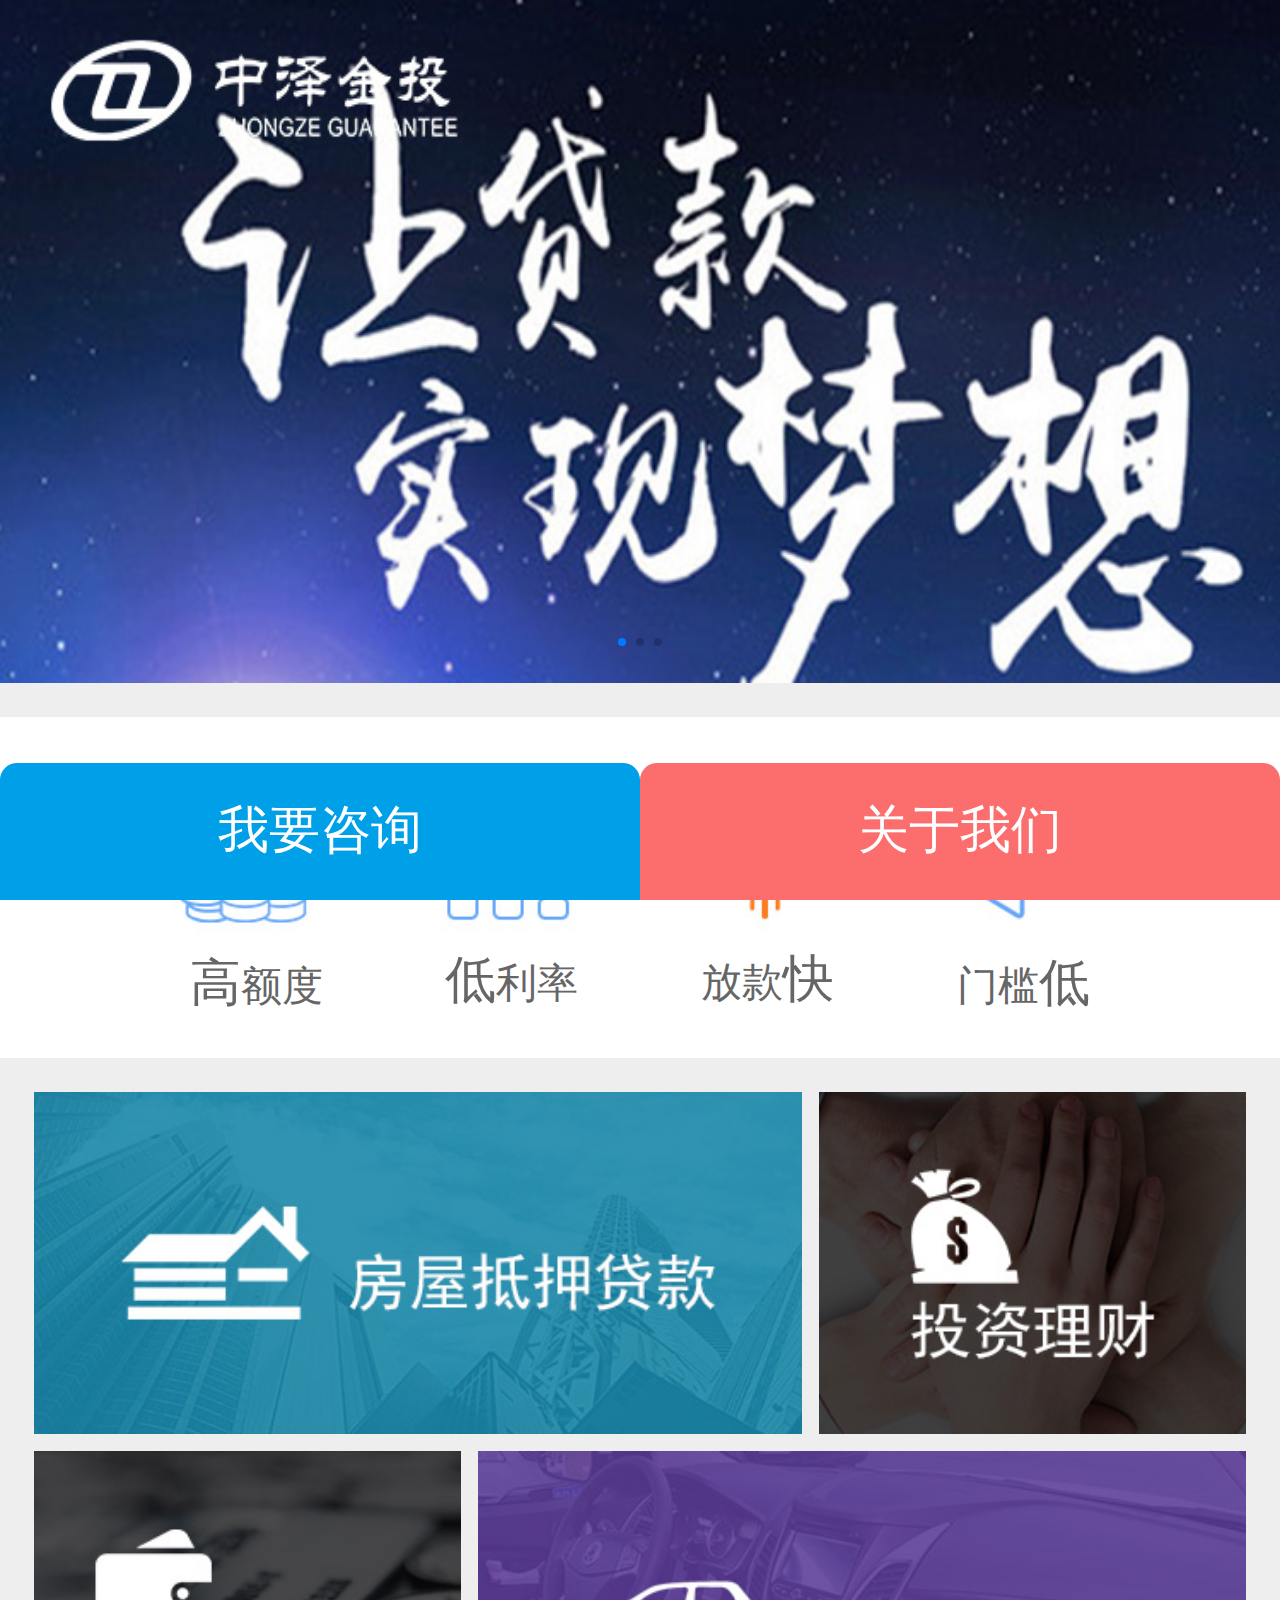
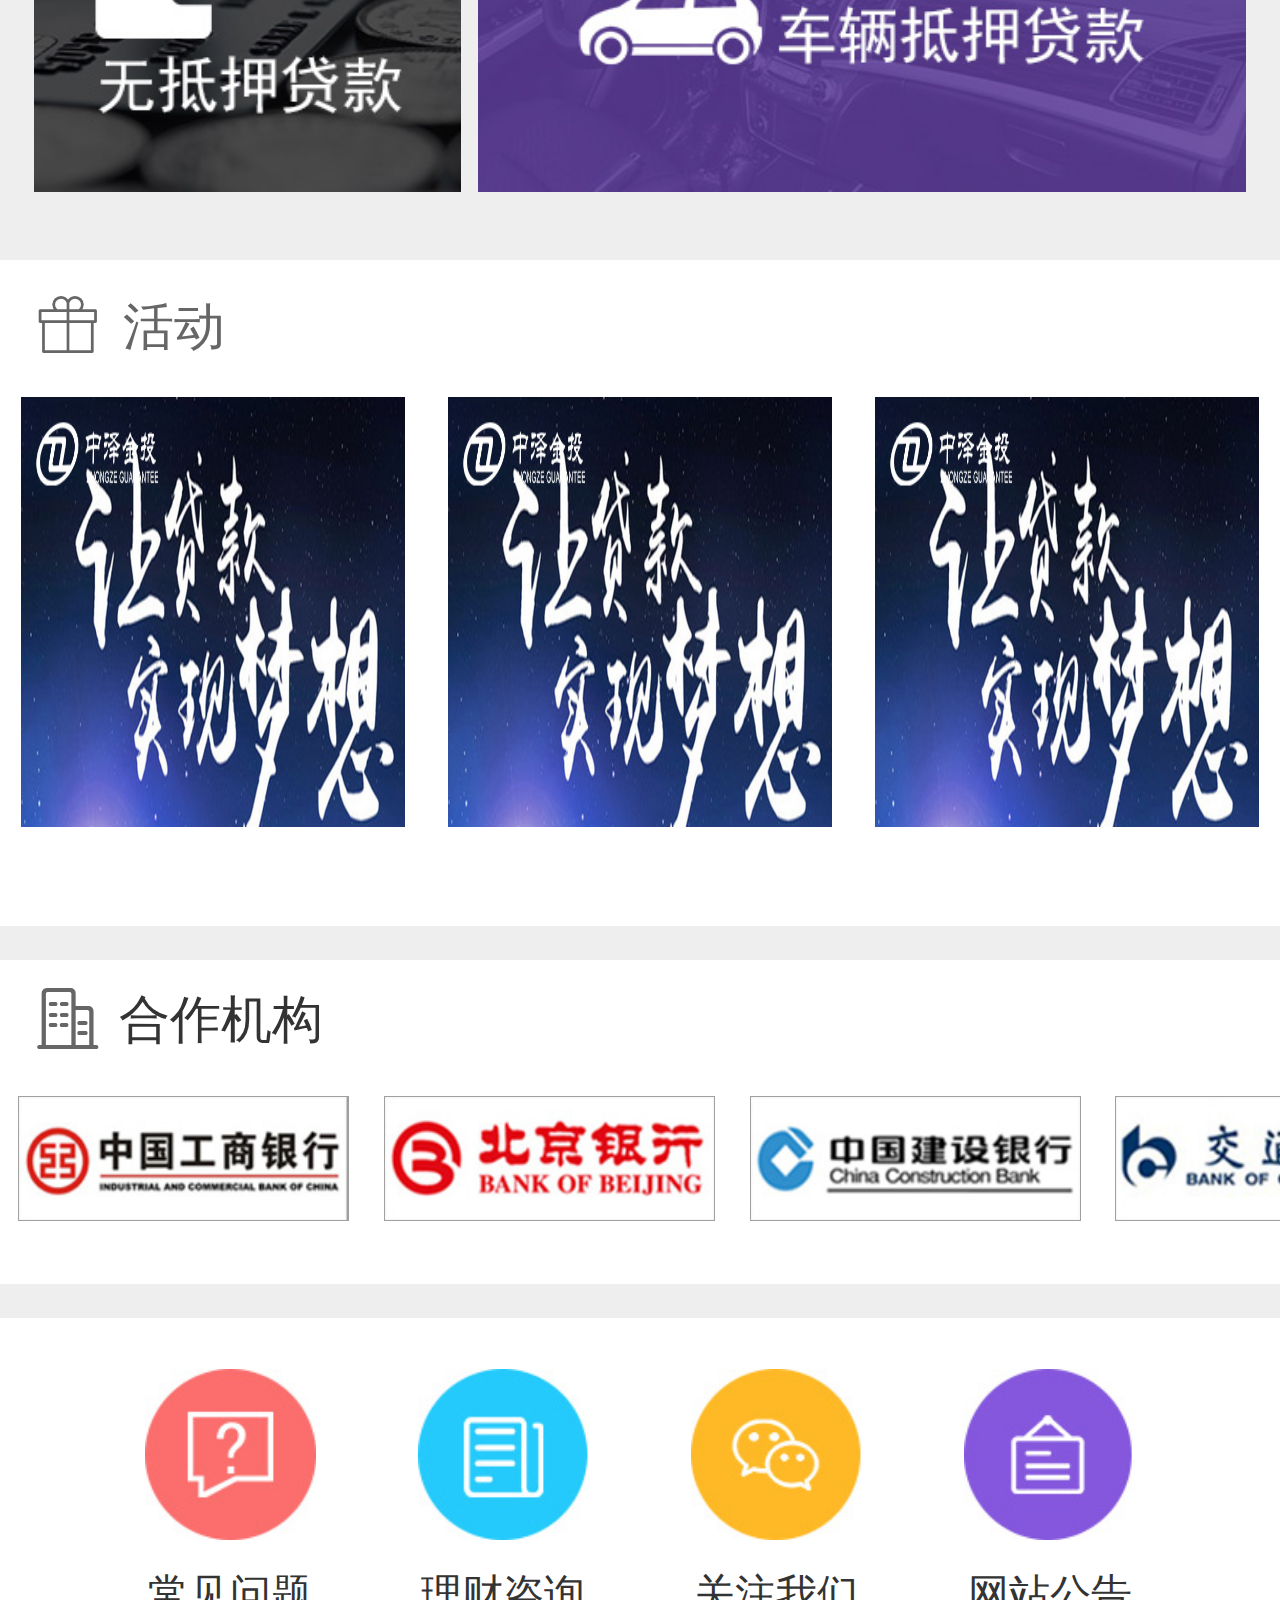
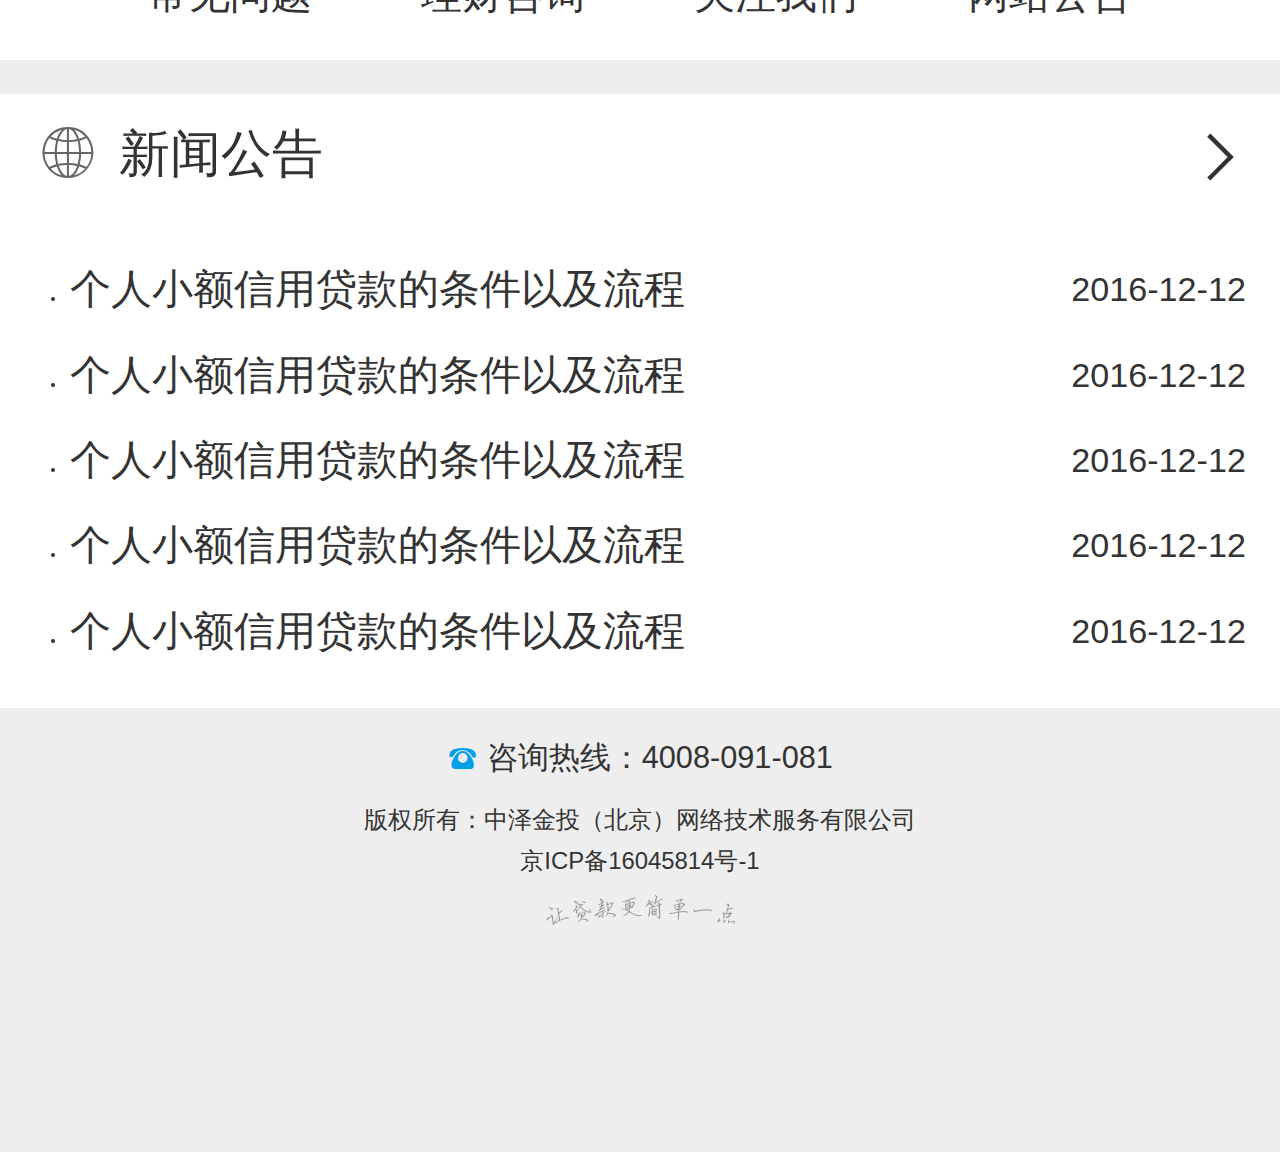
<file: index.html>
<!DOCTYPE html >
<html>

	<head>
		<meta charset="utf-8">
		<meta name="viewport" content="initial-scale=0.5, maximum-scale=0.5, user-scalable=no" />
		<title></title>
		<link rel="stylesheet" href="css/public.css" />
		<link rel="stylesheet" href="css/register.css" />
		<link rel="stylesheet" href="font/iconfont.css" />
		<link rel="stylesheet" href="css/bottom.css" />
		<link rel="stylesheet" href="css/foot.css" />
		<link rel="stylesheet" href="css/index.css" />
		<link rel="stylesheet" href="css/swiper-3.4.2.min.css" />
	</head>

	<body>
		<div class="wrapper">
			<div class="top">
				<!--轮播-->
				<div class="banner">
					<div class="swiper-container">
						<div class="swiper-wrapper">
							<div class="swiper-slide">
								<a>
									<img src="img/banner_01.jpg" />
								</a>
							</div>
							<div class="swiper-slide">
								<a>
									<img src="img/banner_01.jpg" />
								</a>
							</div>
							<div class="swiper-slide">
								<a>
									<img src="img/banner_01.jpg" />
								</a>
							</div>
						</div>
						<div class="swiper-pagination"></div>
					</div>
				</div>
				<!--展示-->
				<div class="display">
					<ul class="clearfix">
						<li>
							<img src="img/index_display_06.jpg" alt="" />
							<span><i>高</i>额度</span>
						</li>
						<li>
							<img src="img/index_display_08.jpg" alt="" />
							<span><i>低</i>利率</span>
						</li>
						<li>
							<img src="img/index_display_10.jpg" alt="" />
							<span>放款<i>快</i></span>
						</li>
						<li>
							<img src="img/index_display_03.jpg" alt="" />
							<span>门槛<i>低</i></span>
						</li>
					</ul>
				</div>
				<!--主营业务-->
				<div class="main clearfix">
					<div class="clearfix main-box">
						<a href="houseMortgage.html">
							<div class="houseMortgage">
								<img src="img/yewu_08.jpg" />
							</div>
						</a>
						<a href="investingFinancing.html">
							<div class="investingFinancing">
								<img src="img/yewu_10.jpg" />
							</div>
						</a>

					</div>
					<div class="clearfix main-box">
						<a href="unsecured.html">
							<div class="unsecured">
								<img src="img/yewu_15.jpg" />
							</div>
						</a>
						<a href="carMortgage.html">
							<div class="carMortgage">
								<img src="img/yewu_17.jpg" />
							</div>
						</a>

					</div>

				</div>
				<!--活动-->
				<div class="action">
					<div class="title">
						<i class="iconfont icon-huodong"></i>
						<span>活动</span>
					</div>
					<!--轮播-->
					<div class="Action-banner">
						<div class="swiper-container1">
							<div class="swiper-wrapper">
								<div class="swiper-slide">
									<a href="action.html">
										<img src="img/banner_01.jpg" />
									</a>
								</div>
								<div class="swiper-slide">
									<a href="action.html">
										<img src="img/banner_01.jpg" />
									</a>
								</div>
								<div class="swiper-slide">
									<a href="action.html">
										<img src="img/banner_01.jpg" />
									</a>
								</div>
								<div class="swiper-slide">
									<a href="action.html">
										<img src="img/banner_01.jpg" />
									</a>
								</div>
								<div class="swiper-slide">
									<a href="action.html">
										<img src="img/banner_01.jpg" />
									</a>
								</div>
							</div>
						</div>
					</div>

				</div>
				<!--合作机构-->
				<div class="partner">
					<div class="title">
						<i class="iconfont icon-jigou"></i>
						<span>合作机构</span>
					</div>
					<!--轮播-->
					<div class="Partner-banner">
						<div class="swiper-container2">
							<div class="swiper-wrapper">
								<div class="swiper-slide">
									<a>
										<img src="img/yinhang_17.jpg" />
									</a>
								</div>
								<div class="swiper-slide">
									<a>
										<img src="img/yinhang_19.jpg" />
									</a>
								</div>
								<div class="swiper-slide">
									<a>
										<img src="img/yinhang_21.jpg" />
									</a>
								</div>
								<div class="swiper-slide">
									<a>
										<img src="img/yinhang2_17.jpg" />
									</a>
								</div>
								<div class="swiper-slide">
									<a>
										<img src="img/yinhang2_19.jpg" />
									</a>
								</div>
								<div class="swiper-slide">
									<a>
										<img src="img/yinhang2_21.jpg" />
									</a>
								</div>
							</div>
						</div>

					</div>
				</div>
				<!--信息-->
				<div class="info">
					<ul class="clearfix">
						<li>
							<a href="commenProblem.html">
								<img src="img/info_21.jpg" alt="" />
								<span>常见问题</span>
							</a>
						</li>
						<li>
							<a href="financalAdvice.html">
								<img src="img/info_27.jpg" alt="" />
								<span>理财咨询</span>
							</a>

						</li>
						<li>
							<a href="focus.html">
								<img src="img/info_29.jpg" alt="" />
								<span>关注我们</span>
							</a>
						</li>
						<li>
							<a href="notice.html">
								<img src="img/info_31.jpg" alt="" />
								<span>网站公告</span>
							</a>

						</li>
					</ul>
				</div>
				<!--新闻公告-->
				<div class="news">
					<a href="moreNews.html?id=1">
						<div class="title">
							<i class="iconfont icon-diqiu"></i>
							<span>新闻公告</span>
							<b class="iconfont icon-youjiantou"></b>
						</div>
					</a>
					<!--新闻-->
					<ol>
						<a>
							<li>
								<span>个人小额信用贷款的条件以及流程</span>
								<i>2016-12-12</i>
							</li>
						</a>
						<a>
							<li>
								<span>个人小额信用贷款的条件以及流程</span>
								<i>2016-12-12</i>
							</li>
						</a>
						<a>

							<li>
								<span>个人小额信用贷款的条件以及流程</span>
								<i>2016-12-12</i>
							</li>
						</a>
						<a>

							<li>
								<span>个人小额信用贷款的条件以及流程</span>
								<i>2016-12-12</i>
							</li>
						</a>
						<a>
							<li>
								<span>个人小额信用贷款的条件以及流程</span>
								<i>2016-12-12</i>
							</li>
						</a>
					</ol>
				</div>
				<div class="bottom">
					<p class="first">
						<i class="iconfont icon-dianhua"></i>
						<span>咨询热线：4008-091-081</span>
					</p>
					<p class="second">
						版权所有：中泽金投（北京）网络技术服务有限公司
					</p>
					<p class="third">
						京ICP备16045814号-1
					</p>
					<p class="four">
						<img src="img/b_logo_28.jpg">
					</p>
				</div>
			</div>
			<!--底部-->
			<div class="foot">
				<a>
					<div class="first">
						<span>我要咨询</span>
					</div>
				</a>
				<a href="aboutUs.html">
					<div class="second">
						<span>关于我们</span>
					</div>
				</a>
			</div>
		</div>
		<script type="text/javascript" src="js/zepto.min.js"></script>
		<script type="text/javascript" src="js/swiper-3.4.2.jquery.min.js"></script>
		<script type="text/javascript" src="js/index.js"></script>
	</body>
    <script>
//      	console.log(navigator.userAgent);
//      	alert(navigator.userAgent)
    </script>
</html>
</file>
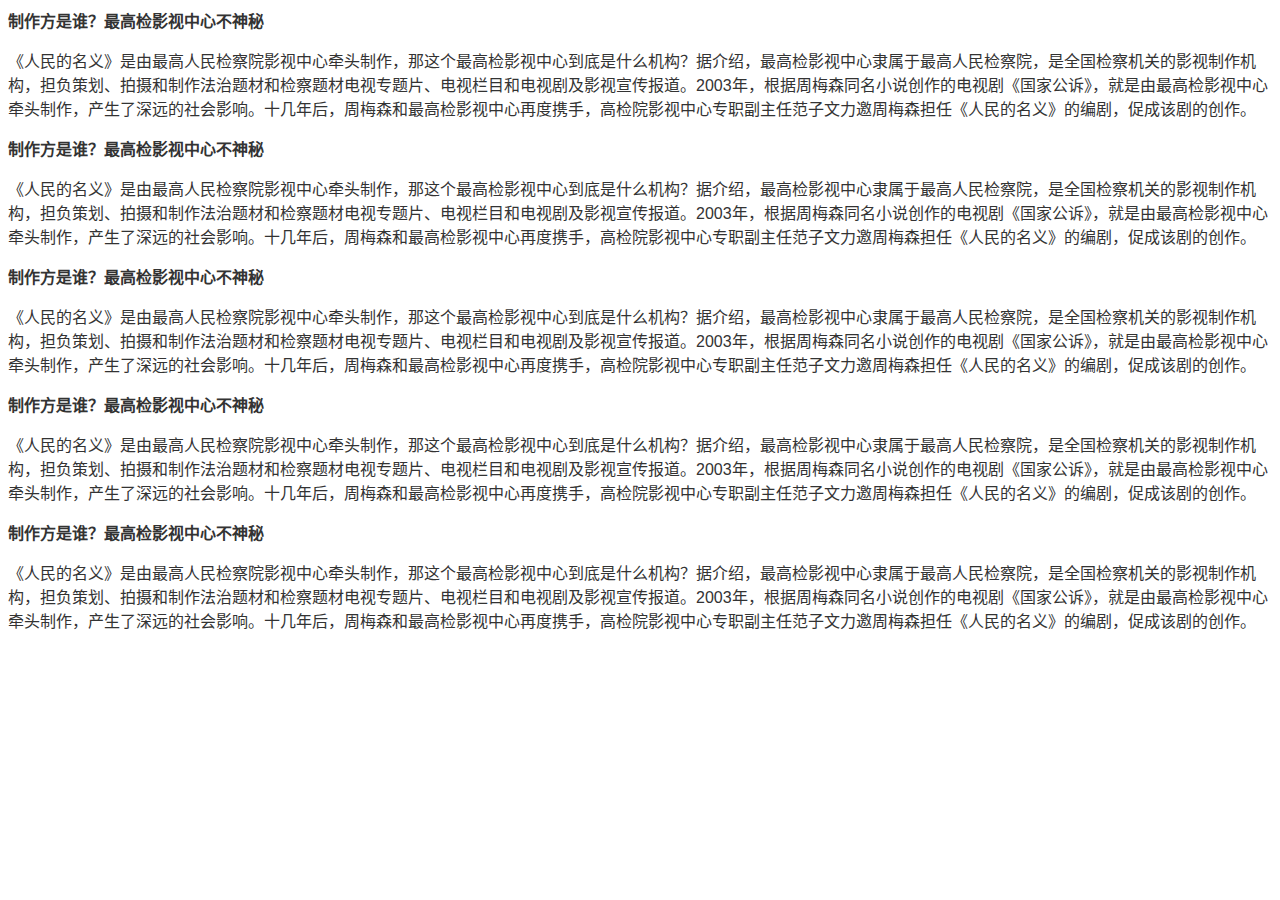
<file: 99.htm>
<html xmlns:v="urn:schemas-microsoft-com:vml"
xmlns:o="urn:schemas-microsoft-com:office:office"
xmlns:w="urn:schemas-microsoft-com:office:word"
xmlns:m="http://schemas.microsoft.com/office/2004/12/omml"
xmlns="http://www.w3.org/TR/REC-html40">

<head>
<meta http-equiv=Content-Type content="text/html; charset=gb2312">
<meta name=ProgId content=Word.Document>
<meta name=Generator content="Microsoft Word 12">
<meta name=Originator content="Microsoft Word 12">
<link rel=File-List href="99.files/filelist.xml">
<!--[if gte mso 9]><xml>
 <o:DocumentProperties>
  <o:Author>Administrator</o:Author>
  <o:LastAuthor>xbany</o:LastAuthor>
  <o:Revision>2</o:Revision>
  <o:TotalTime>3</o:TotalTime>
  <o:Created>2017-04-10T05:14:00Z</o:Created>
  <o:LastSaved>2017-04-10T05:14:00Z</o:LastSaved>
  <o:Pages>2</o:Pages>
  <o:Words>190</o:Words>
  <o:Characters>1086</o:Characters>
  <o:Lines>9</o:Lines>
  <o:Paragraphs>2</o:Paragraphs>
  <o:CharactersWithSpaces>1274</o:CharactersWithSpaces>
  <o:Version>12.00</o:Version>
 </o:DocumentProperties>
</xml><![endif]-->
<link rel=themeData href="99.files/themedata.thmx">
<link rel=colorSchemeMapping href="99.files/colorschememapping.xml">
<!--[if gte mso 9]><xml>
 <w:WordDocument>
  <w:TrackMoves>false</w:TrackMoves>
  <w:TrackFormatting/>
  <w:PunctuationKerning/>
  <w:ValidateAgainstSchemas/>
  <w:SaveIfXMLInvalid>false</w:SaveIfXMLInvalid>
  <w:IgnoreMixedContent>false</w:IgnoreMixedContent>
  <w:AlwaysShowPlaceholderText>false</w:AlwaysShowPlaceholderText>
  <w:DoNotPromoteQF/>
  <w:LidThemeOther>EN-US</w:LidThemeOther>
  <w:LidThemeAsian>ZH-CN</w:LidThemeAsian>
  <w:LidThemeComplexScript>X-NONE</w:LidThemeComplexScript>
  <w:Compatibility>
   <w:BreakWrappedTables/>
   <w:SnapToGridInCell/>
   <w:WrapTextWithPunct/>
   <w:UseAsianBreakRules/>
   <w:DontGrowAutofit/>
   <w:SplitPgBreakAndParaMark/>
   <w:DontVertAlignCellWithSp/>
   <w:DontBreakConstrainedForcedTables/>
   <w:DontVertAlignInTxbx/>
   <w:Word11KerningPairs/>
   <w:CachedColBalance/>
   <w:UseFELayout/>
  </w:Compatibility>
  <m:mathPr>
   <m:mathFont m:val="Cambria Math"/>
   <m:brkBin m:val="before"/>
   <m:brkBinSub m:val="&#45;-"/>
   <m:smallFrac m:val="off"/>
   <m:dispDef/>
   <m:lMargin m:val="0"/>
   <m:rMargin m:val="0"/>
   <m:defJc m:val="centerGroup"/>
   <m:wrapIndent m:val="1440"/>
   <m:intLim m:val="subSup"/>
   <m:naryLim m:val="undOvr"/>
  </m:mathPr></w:WordDocument>
</xml><![endif]--><!--[if gte mso 9]><xml>
 <w:LatentStyles DefLockedState="false" DefUnhideWhenUsed="true"
  DefSemiHidden="true" DefQFormat="false" DefPriority="99"
  LatentStyleCount="267">
  <w:LsdException Locked="false" Priority="0" SemiHidden="false"
   UnhideWhenUsed="false" QFormat="true" Name="Normal"/>
  <w:LsdException Locked="false" Priority="9" SemiHidden="false"
   UnhideWhenUsed="false" QFormat="true" Name="heading 1"/>
  <w:LsdException Locked="false" Priority="9" QFormat="true" Name="heading 2"/>
  <w:LsdException Locked="false" Priority="9" QFormat="true" Name="heading 3"/>
  <w:LsdException Locked="false" Priority="9" QFormat="true" Name="heading 4"/>
  <w:LsdException Locked="false" Priority="9" QFormat="true" Name="heading 5"/>
  <w:LsdException Locked="false" Priority="9" QFormat="true" Name="heading 6"/>
  <w:LsdException Locked="false" Priority="9" QFormat="true" Name="heading 7"/>
  <w:LsdException Locked="false" Priority="9" QFormat="true" Name="heading 8"/>
  <w:LsdException Locked="false" Priority="9" QFormat="true" Name="heading 9"/>
  <w:LsdException Locked="false" Priority="39" Name="toc 1"/>
  <w:LsdException Locked="false" Priority="39" Name="toc 2"/>
  <w:LsdException Locked="false" Priority="39" Name="toc 3"/>
  <w:LsdException Locked="false" Priority="39" Name="toc 4"/>
  <w:LsdException Locked="false" Priority="39" Name="toc 5"/>
  <w:LsdException Locked="false" Priority="39" Name="toc 6"/>
  <w:LsdException Locked="false" Priority="39" Name="toc 7"/>
  <w:LsdException Locked="false" Priority="39" Name="toc 8"/>
  <w:LsdException Locked="false" Priority="39" Name="toc 9"/>
  <w:LsdException Locked="false" Priority="35" QFormat="true" Name="caption"/>
  <w:LsdException Locked="false" Priority="10" SemiHidden="false"
   UnhideWhenUsed="false" QFormat="true" Name="Title"/>
  <w:LsdException Locked="false" Priority="1" Name="Default Paragraph Font"/>
  <w:LsdException Locked="false" Priority="11" SemiHidden="false"
   UnhideWhenUsed="false" QFormat="true" Name="Subtitle"/>
  <w:LsdException Locked="false" Priority="22" SemiHidden="false"
   UnhideWhenUsed="false" QFormat="true" Name="Strong"/>
  <w:LsdException Locked="false" Priority="20" SemiHidden="false"
   UnhideWhenUsed="false" QFormat="true" Name="Emphasis"/>
  <w:LsdException Locked="false" Priority="59" SemiHidden="false"
   UnhideWhenUsed="false" Name="Table Grid"/>
  <w:LsdException Locked="false" UnhideWhenUsed="false" Name="Placeholder Text"/>
  <w:LsdException Locked="false" Priority="1" SemiHidden="false"
   UnhideWhenUsed="false" QFormat="true" Name="No Spacing"/>
  <w:LsdException Locked="false" Priority="60" SemiHidden="false"
   UnhideWhenUsed="false" Name="Light Shading"/>
  <w:LsdException Locked="false" Priority="61" SemiHidden="false"
   UnhideWhenUsed="false" Name="Light List"/>
  <w:LsdException Locked="false" Priority="62" SemiHidden="false"
   UnhideWhenUsed="false" Name="Light Grid"/>
  <w:LsdException Locked="false" Priority="63" SemiHidden="false"
   UnhideWhenUsed="false" Name="Medium Shading 1"/>
  <w:LsdException Locked="false" Priority="64" SemiHidden="false"
   UnhideWhenUsed="false" Name="Medium Shading 2"/>
  <w:LsdException Locked="false" Priority="65" SemiHidden="false"
   UnhideWhenUsed="false" Name="Medium List 1"/>
  <w:LsdException Locked="false" Priority="66" SemiHidden="false"
   UnhideWhenUsed="false" Name="Medium List 2"/>
  <w:LsdException Locked="false" Priority="67" SemiHidden="false"
   UnhideWhenUsed="false" Name="Medium Grid 1"/>
  <w:LsdException Locked="false" Priority="68" SemiHidden="false"
   UnhideWhenUsed="false" Name="Medium Grid 2"/>
  <w:LsdException Locked="false" Priority="69" SemiHidden="false"
   UnhideWhenUsed="false" Name="Medium Grid 3"/>
  <w:LsdException Locked="false" Priority="70" SemiHidden="false"
   UnhideWhenUsed="false" Name="Dark List"/>
  <w:LsdException Locked="false" Priority="71" SemiHidden="false"
   UnhideWhenUsed="false" Name="Colorful Shading"/>
  <w:LsdException Locked="false" Priority="72" SemiHidden="false"
   UnhideWhenUsed="false" Name="Colorful List"/>
  <w:LsdException Locked="false" Priority="73" SemiHidden="false"
   UnhideWhenUsed="false" Name="Colorful Grid"/>
  <w:LsdException Locked="false" Priority="60" SemiHidden="false"
   UnhideWhenUsed="false" Name="Light Shading Accent 1"/>
  <w:LsdException Locked="false" Priority="61" SemiHidden="false"
   UnhideWhenUsed="false" Name="Light List Accent 1"/>
  <w:LsdException Locked="false" Priority="62" SemiHidden="false"
   UnhideWhenUsed="false" Name="Light Grid Accent 1"/>
  <w:LsdException Locked="false" Priority="63" SemiHidden="false"
   UnhideWhenUsed="false" Name="Medium Shading 1 Accent 1"/>
  <w:LsdException Locked="false" Priority="64" SemiHidden="false"
   UnhideWhenUsed="false" Name="Medium Shading 2 Accent 1"/>
  <w:LsdException Locked="false" Priority="65" SemiHidden="false"
   UnhideWhenUsed="false" Name="Medium List 1 Accent 1"/>
  <w:LsdException Locked="false" UnhideWhenUsed="false" Name="Revision"/>
  <w:LsdException Locked="false" Priority="34" SemiHidden="false"
   UnhideWhenUsed="false" QFormat="true" Name="List Paragraph"/>
  <w:LsdException Locked="false" Priority="29" SemiHidden="false"
   UnhideWhenUsed="false" QFormat="true" Name="Quote"/>
  <w:LsdException Locked="false" Priority="30" SemiHidden="false"
   UnhideWhenUsed="false" QFormat="true" Name="Intense Quote"/>
  <w:LsdException Locked="false" Priority="66" SemiHidden="false"
   UnhideWhenUsed="false" Name="Medium List 2 Accent 1"/>
  <w:LsdException Locked="false" Priority="67" SemiHidden="false"
   UnhideWhenUsed="false" Name="Medium Grid 1 Accent 1"/>
  <w:LsdException Locked="false" Priority="68" SemiHidden="false"
   UnhideWhenUsed="false" Name="Medium Grid 2 Accent 1"/>
  <w:LsdException Locked="false" Priority="69" SemiHidden="false"
   UnhideWhenUsed="false" Name="Medium Grid 3 Accent 1"/>
  <w:LsdException Locked="false" Priority="70" SemiHidden="false"
   UnhideWhenUsed="false" Name="Dark List Accent 1"/>
  <w:LsdException Locked="false" Priority="71" SemiHidden="false"
   UnhideWhenUsed="false" Name="Colorful Shading Accent 1"/>
  <w:LsdException Locked="false" Priority="72" SemiHidden="false"
   UnhideWhenUsed="false" Name="Colorful List Accent 1"/>
  <w:LsdException Locked="false" Priority="73" SemiHidden="false"
   UnhideWhenUsed="false" Name="Colorful Grid Accent 1"/>
  <w:LsdException Locked="false" Priority="60" SemiHidden="false"
   UnhideWhenUsed="false" Name="Light Shading Accent 2"/>
  <w:LsdException Locked="false" Priority="61" SemiHidden="false"
   UnhideWhenUsed="false" Name="Light List Accent 2"/>
  <w:LsdException Locked="false" Priority="62" SemiHidden="false"
   UnhideWhenUsed="false" Name="Light Grid Accent 2"/>
  <w:LsdException Locked="false" Priority="63" SemiHidden="false"
   UnhideWhenUsed="false" Name="Medium Shading 1 Accent 2"/>
  <w:LsdException Locked="false" Priority="64" SemiHidden="false"
   UnhideWhenUsed="false" Name="Medium Shading 2 Accent 2"/>
  <w:LsdException Locked="false" Priority="65" SemiHidden="false"
   UnhideWhenUsed="false" Name="Medium List 1 Accent 2"/>
  <w:LsdException Locked="false" Priority="66" SemiHidden="false"
   UnhideWhenUsed="false" Name="Medium List 2 Accent 2"/>
  <w:LsdException Locked="false" Priority="67" SemiHidden="false"
   UnhideWhenUsed="false" Name="Medium Grid 1 Accent 2"/>
  <w:LsdException Locked="false" Priority="68" SemiHidden="false"
   UnhideWhenUsed="false" Name="Medium Grid 2 Accent 2"/>
  <w:LsdException Locked="false" Priority="69" SemiHidden="false"
   UnhideWhenUsed="false" Name="Medium Grid 3 Accent 2"/>
  <w:LsdException Locked="false" Priority="70" SemiHidden="false"
   UnhideWhenUsed="false" Name="Dark List Accent 2"/>
  <w:LsdException Locked="false" Priority="71" SemiHidden="false"
   UnhideWhenUsed="false" Name="Colorful Shading Accent 2"/>
  <w:LsdException Locked="false" Priority="72" SemiHidden="false"
   UnhideWhenUsed="false" Name="Colorful List Accent 2"/>
  <w:LsdException Locked="false" Priority="73" SemiHidden="false"
   UnhideWhenUsed="false" Name="Colorful Grid Accent 2"/>
  <w:LsdException Locked="false" Priority="60" SemiHidden="false"
   UnhideWhenUsed="false" Name="Light Shading Accent 3"/>
  <w:LsdException Locked="false" Priority="61" SemiHidden="false"
   UnhideWhenUsed="false" Name="Light List Accent 3"/>
  <w:LsdException Locked="false" Priority="62" SemiHidden="false"
   UnhideWhenUsed="false" Name="Light Grid Accent 3"/>
  <w:LsdException Locked="false" Priority="63" SemiHidden="false"
   UnhideWhenUsed="false" Name="Medium Shading 1 Accent 3"/>
  <w:LsdException Locked="false" Priority="64" SemiHidden="false"
   UnhideWhenUsed="false" Name="Medium Shading 2 Accent 3"/>
  <w:LsdException Locked="false" Priority="65" SemiHidden="false"
   UnhideWhenUsed="false" Name="Medium List 1 Accent 3"/>
  <w:LsdException Locked="false" Priority="66" SemiHidden="false"
   UnhideWhenUsed="false" Name="Medium List 2 Accent 3"/>
  <w:LsdException Locked="false" Priority="67" SemiHidden="false"
   UnhideWhenUsed="false" Name="Medium Grid 1 Accent 3"/>
  <w:LsdException Locked="false" Priority="68" SemiHidden="false"
   UnhideWhenUsed="false" Name="Medium Grid 2 Accent 3"/>
  <w:LsdException Locked="false" Priority="69" SemiHidden="false"
   UnhideWhenUsed="false" Name="Medium Grid 3 Accent 3"/>
  <w:LsdException Locked="false" Priority="70" SemiHidden="false"
   UnhideWhenUsed="false" Name="Dark List Accent 3"/>
  <w:LsdException Locked="false" Priority="71" SemiHidden="false"
   UnhideWhenUsed="false" Name="Colorful Shading Accent 3"/>
  <w:LsdException Locked="false" Priority="72" SemiHidden="false"
   UnhideWhenUsed="false" Name="Colorful List Accent 3"/>
  <w:LsdException Locked="false" Priority="73" SemiHidden="false"
   UnhideWhenUsed="false" Name="Colorful Grid Accent 3"/>
  <w:LsdException Locked="false" Priority="60" SemiHidden="false"
   UnhideWhenUsed="false" Name="Light Shading Accent 4"/>
  <w:LsdException Locked="false" Priority="61" SemiHidden="false"
   UnhideWhenUsed="false" Name="Light List Accent 4"/>
  <w:LsdException Locked="false" Priority="62" SemiHidden="false"
   UnhideWhenUsed="false" Name="Light Grid Accent 4"/>
  <w:LsdException Locked="false" Priority="63" SemiHidden="false"
   UnhideWhenUsed="false" Name="Medium Shading 1 Accent 4"/>
  <w:LsdException Locked="false" Priority="64" SemiHidden="false"
   UnhideWhenUsed="false" Name="Medium Shading 2 Accent 4"/>
  <w:LsdException Locked="false" Priority="65" SemiHidden="false"
   UnhideWhenUsed="false" Name="Medium List 1 Accent 4"/>
  <w:LsdException Locked="false" Priority="66" SemiHidden="false"
   UnhideWhenUsed="false" Name="Medium List 2 Accent 4"/>
  <w:LsdException Locked="false" Priority="67" SemiHidden="false"
   UnhideWhenUsed="false" Name="Medium Grid 1 Accent 4"/>
  <w:LsdException Locked="false" Priority="68" SemiHidden="false"
   UnhideWhenUsed="false" Name="Medium Grid 2 Accent 4"/>
  <w:LsdException Locked="false" Priority="69" SemiHidden="false"
   UnhideWhenUsed="false" Name="Medium Grid 3 Accent 4"/>
  <w:LsdException Locked="false" Priority="70" SemiHidden="false"
   UnhideWhenUsed="false" Name="Dark List Accent 4"/>
  <w:LsdException Locked="false" Priority="71" SemiHidden="false"
   UnhideWhenUsed="false" Name="Colorful Shading Accent 4"/>
  <w:LsdException Locked="false" Priority="72" SemiHidden="false"
   UnhideWhenUsed="false" Name="Colorful List Accent 4"/>
  <w:LsdException Locked="false" Priority="73" SemiHidden="false"
   UnhideWhenUsed="false" Name="Colorful Grid Accent 4"/>
  <w:LsdException Locked="false" Priority="60" SemiHidden="false"
   UnhideWhenUsed="false" Name="Light Shading Accent 5"/>
  <w:LsdException Locked="false" Priority="61" SemiHidden="false"
   UnhideWhenUsed="false" Name="Light List Accent 5"/>
  <w:LsdException Locked="false" Priority="62" SemiHidden="false"
   UnhideWhenUsed="false" Name="Light Grid Accent 5"/>
  <w:LsdException Locked="false" Priority="63" SemiHidden="false"
   UnhideWhenUsed="false" Name="Medium Shading 1 Accent 5"/>
  <w:LsdException Locked="false" Priority="64" SemiHidden="false"
   UnhideWhenUsed="false" Name="Medium Shading 2 Accent 5"/>
  <w:LsdException Locked="false" Priority="65" SemiHidden="false"
   UnhideWhenUsed="false" Name="Medium List 1 Accent 5"/>
  <w:LsdException Locked="false" Priority="66" SemiHidden="false"
   UnhideWhenUsed="false" Name="Medium List 2 Accent 5"/>
  <w:LsdException Locked="false" Priority="67" SemiHidden="false"
   UnhideWhenUsed="false" Name="Medium Grid 1 Accent 5"/>
  <w:LsdException Locked="false" Priority="68" SemiHidden="false"
   UnhideWhenUsed="false" Name="Medium Grid 2 Accent 5"/>
  <w:LsdException Locked="false" Priority="69" SemiHidden="false"
   UnhideWhenUsed="false" Name="Medium Grid 3 Accent 5"/>
  <w:LsdException Locked="false" Priority="70" SemiHidden="false"
   UnhideWhenUsed="false" Name="Dark List Accent 5"/>
  <w:LsdException Locked="false" Priority="71" SemiHidden="false"
   UnhideWhenUsed="false" Name="Colorful Shading Accent 5"/>
  <w:LsdException Locked="false" Priority="72" SemiHidden="false"
   UnhideWhenUsed="false" Name="Colorful List Accent 5"/>
  <w:LsdException Locked="false" Priority="73" SemiHidden="false"
   UnhideWhenUsed="false" Name="Colorful Grid Accent 5"/>
  <w:LsdException Locked="false" Priority="60" SemiHidden="false"
   UnhideWhenUsed="false" Name="Light Shading Accent 6"/>
  <w:LsdException Locked="false" Priority="61" SemiHidden="false"
   UnhideWhenUsed="false" Name="Light List Accent 6"/>
  <w:LsdException Locked="false" Priority="62" SemiHidden="false"
   UnhideWhenUsed="false" Name="Light Grid Accent 6"/>
  <w:LsdException Locked="false" Priority="63" SemiHidden="false"
   UnhideWhenUsed="false" Name="Medium Shading 1 Accent 6"/>
  <w:LsdException Locked="false" Priority="64" SemiHidden="false"
   UnhideWhenUsed="false" Name="Medium Shading 2 Accent 6"/>
  <w:LsdException Locked="false" Priority="65" SemiHidden="false"
   UnhideWhenUsed="false" Name="Medium List 1 Accent 6"/>
  <w:LsdException Locked="false" Priority="66" SemiHidden="false"
   UnhideWhenUsed="false" Name="Medium List 2 Accent 6"/>
  <w:LsdException Locked="false" Priority="67" SemiHidden="false"
   UnhideWhenUsed="false" Name="Medium Grid 1 Accent 6"/>
  <w:LsdException Locked="false" Priority="68" SemiHidden="false"
   UnhideWhenUsed="false" Name="Medium Grid 2 Accent 6"/>
  <w:LsdException Locked="false" Priority="69" SemiHidden="false"
   UnhideWhenUsed="false" Name="Medium Grid 3 Accent 6"/>
  <w:LsdException Locked="false" Priority="70" SemiHidden="false"
   UnhideWhenUsed="false" Name="Dark List Accent 6"/>
  <w:LsdException Locked="false" Priority="71" SemiHidden="false"
   UnhideWhenUsed="false" Name="Colorful Shading Accent 6"/>
  <w:LsdException Locked="false" Priority="72" SemiHidden="false"
   UnhideWhenUsed="false" Name="Colorful List Accent 6"/>
  <w:LsdException Locked="false" Priority="73" SemiHidden="false"
   UnhideWhenUsed="false" Name="Colorful Grid Accent 6"/>
  <w:LsdException Locked="false" Priority="19" SemiHidden="false"
   UnhideWhenUsed="false" QFormat="true" Name="Subtle Emphasis"/>
  <w:LsdException Locked="false" Priority="21" SemiHidden="false"
   UnhideWhenUsed="false" QFormat="true" Name="Intense Emphasis"/>
  <w:LsdException Locked="false" Priority="31" SemiHidden="false"
   UnhideWhenUsed="false" QFormat="true" Name="Subtle Reference"/>
  <w:LsdException Locked="false" Priority="32" SemiHidden="false"
   UnhideWhenUsed="false" QFormat="true" Name="Intense Reference"/>
  <w:LsdException Locked="false" Priority="33" SemiHidden="false"
   UnhideWhenUsed="false" QFormat="true" Name="Book Title"/>
  <w:LsdException Locked="false" Priority="37" Name="Bibliography"/>
  <w:LsdException Locked="false" Priority="39" QFormat="true" Name="TOC Heading"/>
 </w:LatentStyles>
</xml><![endif]-->
<style>
<!--
 /* Font Definitions */
 @font-face
	{font-family:����;
	panose-1:2 1 6 0 3 1 1 1 1 1;
	mso-font-alt:SimSun;
	mso-font-charset:134;
	mso-generic-font-family:auto;
	mso-font-pitch:variable;
	mso-font-signature:3 680460288 22 0 262145 0;}
@font-face
	{font-family:"Cambria Math";
	panose-1:2 4 5 3 5 4 6 3 2 4;
	mso-font-charset:0;
	mso-generic-font-family:roman;
	mso-font-pitch:variable;
	mso-font-signature:-536870145 1107305727 0 0 415 0;}
@font-face
	{font-family:΢���ź�;
	panose-1:2 11 5 3 2 2 4 2 2 4;
	mso-font-charset:134;
	mso-generic-font-family:swiss;
	mso-font-pitch:variable;
	mso-font-signature:-2147483001 672087122 22 0 262175 0;}
@font-face
	{font-family:Tahoma;
	panose-1:2 11 6 4 3 5 4 4 2 4;
	mso-font-charset:0;
	mso-generic-font-family:swiss;
	mso-font-pitch:variable;
	mso-font-signature:-520081665 -1073717157 41 0 66047 0;}
@font-face
	{font-family:"\@����";
	panose-1:2 1 6 0 3 1 1 1 1 1;
	mso-font-charset:134;
	mso-generic-font-family:auto;
	mso-font-pitch:variable;
	mso-font-signature:3 680460288 22 0 262145 0;}
@font-face
	{font-family:"\@΢���ź�";
	panose-1:2 11 5 3 2 2 4 2 2 4;
	mso-font-charset:134;
	mso-generic-font-family:swiss;
	mso-font-pitch:variable;
	mso-font-signature:-2147483001 672087122 22 0 262175 0;}
 /* Style Definitions */
 p.MsoNormal, li.MsoNormal, div.MsoNormal
	{mso-style-unhide:no;
	mso-style-qformat:yes;
	mso-style-parent:"";
	margin-top:0cm;
	margin-right:0cm;
	margin-bottom:10.0pt;
	margin-left:0cm;
	mso-pagination:widow-orphan;
	layout-grid-mode:char;
	mso-layout-grid-align:none;
	font-size:11.0pt;
	font-family:"Tahoma","sans-serif";
	mso-fareast-font-family:΢���ź�;
	mso-bidi-font-family:"Times New Roman";
	mso-bidi-theme-font:minor-bidi;}
p
	{mso-style-noshow:yes;
	mso-style-priority:99;
	mso-margin-top-alt:auto;
	margin-right:0cm;
	mso-margin-bottom-alt:auto;
	margin-left:0cm;
	mso-pagination:widow-orphan;
	font-size:12.0pt;
	font-family:����;
	mso-bidi-font-family:����;}
.MsoChpDefault
	{mso-style-type:export-only;
	mso-default-props:yes;
	font-size:11.0pt;
	mso-ansi-font-size:11.0pt;
	mso-fareast-font-family:΢���ź�;
	mso-bidi-font-family:"Times New Roman";
	mso-bidi-theme-font:minor-bidi;
	mso-font-kerning:0pt;}
.MsoPapDefault
	{mso-style-type:export-only;
	margin-bottom:10.0pt;
	line-height:11.0pt;}
 /* Page Definitions */
 @page
	{mso-page-border-surround-header:no;
	mso-page-border-surround-footer:no;}
@page WordSection1
	{size:595.3pt 841.9pt;
	margin:72.0pt 90.0pt 72.0pt 90.0pt;
	mso-header-margin:35.4pt;
	mso-footer-margin:35.4pt;
	mso-paper-source:0;}
div.WordSection1
	{page:WordSection1;}
-->
</style>
<!--[if gte mso 10]>
<style>
 /* Style Definitions */
 table.MsoNormalTable
	{mso-style-name:��ͨ����;
	mso-tstyle-rowband-size:0;
	mso-tstyle-colband-size:0;
	mso-style-noshow:yes;
	mso-style-priority:99;
	mso-style-qformat:yes;
	mso-style-parent:"";
	mso-padding-alt:0cm 5.4pt 0cm 5.4pt;
	mso-para-margin-top:0cm;
	mso-para-margin-right:0cm;
	mso-para-margin-bottom:10.0pt;
	mso-para-margin-left:0cm;
	line-height:11.0pt;
	mso-pagination:widow-orphan;
	font-size:11.0pt;
	font-family:"Calibri","sans-serif";
	mso-ascii-font-family:Calibri;
	mso-ascii-theme-font:minor-latin;
	mso-hansi-font-family:Calibri;
	mso-hansi-theme-font:minor-latin;}
</style>
<![endif]--><!--[if gte mso 9]><xml>
 <o:shapedefaults v:ext="edit" spidmax="8194"/>
</xml><![endif]--><!--[if gte mso 9]><xml>
 <o:shapelayout v:ext="edit">
  <o:idmap v:ext="edit" data="1"/>
 </o:shapelayout></xml><![endif]-->
</head>

<body lang=ZH-CN style='tab-interval:36.0pt'>

<div class=WordSection1>

<p style='margin-top:0cm;margin-right:0cm;margin-bottom:12.0pt;margin-left:
0cm'><b><span style='mso-ascii-font-family:Arial;mso-hansi-font-family:Arial;
mso-bidi-font-family:Arial;color:#333333'>��������˭����߼�Ӱ�����Ĳ�����</span></b><span
lang=EN-US style='font-family:"Arial","sans-serif";color:#333333'><o:p></o:p></span></p>

<p style='margin-top:0cm;margin-right:0cm;margin-bottom:12.0pt;margin-left:
0cm'><span style='mso-ascii-font-family:Arial;mso-hansi-font-family:Arial;
mso-bidi-font-family:Arial;color:#333333'>����������塷�������������ԺӰ������ǣͷ�������������߼�Ӱ�����ĵ�����ʲô�������ݽ��ܣ���߼�Ӱ���������������������Ժ����ȫ�������ص�Ӱ�����������������߻������������������ĺͼ����ĵ���ר��Ƭ��������Ŀ�͵��Ӿ缰Ӱ������������</span><span
lang=EN-US style='font-family:"Arial","sans-serif";color:#333333'>2003</span><span
style='mso-ascii-font-family:Arial;mso-hansi-font-family:Arial;mso-bidi-font-family:
Arial;color:#333333'>�꣬������÷ɭͬ��С˵�����ĵ��Ӿ硶���ҹ��ߡ�����������߼�Ӱ������ǣͷ��������������Զ�����Ӱ�졣ʮ�������÷ɭ����߼�Ӱ�������ٶ�Я�֣��߼�ԺӰ������רְ�����η�����������÷ɭ���Ρ���������塷�ı�磬�ٳɸþ�Ĵ�����</span><span
lang=EN-US style='font-family:"Arial","sans-serif";color:#333333'><o:p></o:p></span></p>

<p style='margin-top:0cm;margin-right:0cm;margin-bottom:12.0pt;margin-left:
0cm'><b><span style='mso-ascii-font-family:Arial;mso-hansi-font-family:Arial;
mso-bidi-font-family:Arial;color:#333333'>��������˭����߼�Ӱ�����Ĳ�����</span></b><span
lang=EN-US style='font-family:"Arial","sans-serif";color:#333333'><o:p></o:p></span></p>

<p style='margin-top:0cm;margin-right:0cm;margin-bottom:12.0pt;margin-left:
0cm'><span style='mso-ascii-font-family:Arial;mso-hansi-font-family:Arial;
mso-bidi-font-family:Arial;color:#333333'>����������塷�������������ԺӰ������ǣͷ�������������߼�Ӱ�����ĵ�����ʲô�������ݽ��ܣ���߼�Ӱ���������������������Ժ����ȫ�������ص�Ӱ�����������������߻������������������ĺͼ����ĵ���ר��Ƭ��������Ŀ�͵��Ӿ缰Ӱ������������</span><span
lang=EN-US style='font-family:"Arial","sans-serif";color:#333333'>2003</span><span
style='mso-ascii-font-family:Arial;mso-hansi-font-family:Arial;mso-bidi-font-family:
Arial;color:#333333'>�꣬������÷ɭͬ��С˵�����ĵ��Ӿ硶���ҹ��ߡ�����������߼�Ӱ������ǣͷ��������������Զ�����Ӱ�졣ʮ�������÷ɭ����߼�Ӱ�������ٶ�Я�֣��߼�ԺӰ������רְ�����η�����������÷ɭ���Ρ���������塷�ı�磬�ٳɸþ�Ĵ�����</span><span
lang=EN-US style='font-family:"Arial","sans-serif";color:#333333'><o:p></o:p></span></p>

<p style='margin-top:0cm;margin-right:0cm;margin-bottom:12.0pt;margin-left:
0cm'><b><span style='mso-ascii-font-family:Arial;mso-hansi-font-family:Arial;
mso-bidi-font-family:Arial;color:#333333'>��������˭����߼�Ӱ�����Ĳ�����</span></b><span
lang=EN-US style='font-family:"Arial","sans-serif";color:#333333'><o:p></o:p></span></p>

<p style='margin-top:0cm;margin-right:0cm;margin-bottom:12.0pt;margin-left:
0cm'><span style='mso-ascii-font-family:Arial;mso-hansi-font-family:Arial;
mso-bidi-font-family:Arial;color:#333333'>����������塷�������������ԺӰ������ǣͷ�������������߼�Ӱ�����ĵ�����ʲô�������ݽ��ܣ���߼�Ӱ���������������������Ժ����ȫ�������ص�Ӱ�����������������߻������������������ĺͼ����ĵ���ר��Ƭ��������Ŀ�͵��Ӿ缰Ӱ������������</span><span
lang=EN-US style='font-family:"Arial","sans-serif";color:#333333'>2003</span><span
style='mso-ascii-font-family:Arial;mso-hansi-font-family:Arial;mso-bidi-font-family:
Arial;color:#333333'>�꣬������÷ɭͬ��С˵�����ĵ��Ӿ硶���ҹ��ߡ�����������߼�Ӱ������ǣͷ��������������Զ�����Ӱ�졣ʮ�������÷ɭ����߼�Ӱ�������ٶ�Я�֣��߼�ԺӰ������רְ�����η�����������÷ɭ���Ρ���������塷�ı�磬�ٳɸþ�Ĵ�����</span><span
lang=EN-US style='font-family:"Arial","sans-serif";color:#333333'><o:p></o:p></span></p>

<p style='margin-top:0cm;margin-right:0cm;margin-bottom:12.0pt;margin-left:
0cm'><b><span style='mso-ascii-font-family:Arial;mso-hansi-font-family:Arial;
mso-bidi-font-family:Arial;color:#333333'>��������˭����߼�Ӱ�����Ĳ�����</span></b><span
lang=EN-US style='font-family:"Arial","sans-serif";color:#333333'><o:p></o:p></span></p>

<p style='margin-top:0cm;margin-right:0cm;margin-bottom:12.0pt;margin-left:
0cm'><span style='mso-ascii-font-family:Arial;mso-hansi-font-family:Arial;
mso-bidi-font-family:Arial;color:#333333'>����������塷�������������ԺӰ������ǣͷ�������������߼�Ӱ�����ĵ�����ʲô�������ݽ��ܣ���߼�Ӱ���������������������Ժ����ȫ�������ص�Ӱ�����������������߻������������������ĺͼ����ĵ���ר��Ƭ��������Ŀ�͵��Ӿ缰Ӱ������������</span><span
lang=EN-US style='font-family:"Arial","sans-serif";color:#333333'>2003</span><span
style='mso-ascii-font-family:Arial;mso-hansi-font-family:Arial;mso-bidi-font-family:
Arial;color:#333333'>�꣬������÷ɭͬ��С˵�����ĵ��Ӿ硶���ҹ��ߡ�����������߼�Ӱ������ǣͷ��������������Զ�����Ӱ�졣ʮ�������÷ɭ����߼�Ӱ�������ٶ�Я�֣��߼�ԺӰ������רְ�����η�����������÷ɭ���Ρ���������塷�ı�磬�ٳɸþ�Ĵ�����</span><span
lang=EN-US style='font-family:"Arial","sans-serif";color:#333333'><o:p></o:p></span></p>

<p style='margin-top:0cm;margin-right:0cm;margin-bottom:12.0pt;margin-left:
0cm'><b><span style='mso-ascii-font-family:Arial;mso-hansi-font-family:Arial;
mso-bidi-font-family:Arial;color:#333333'>��������˭����߼�Ӱ�����Ĳ�����</span></b><span
lang=EN-US style='font-family:"Arial","sans-serif";color:#333333'><o:p></o:p></span></p>

<p style='margin-top:0cm;margin-right:0cm;margin-bottom:12.0pt;margin-left:
0cm'><span style='mso-ascii-font-family:Arial;mso-hansi-font-family:Arial;
mso-bidi-font-family:Arial;color:#333333'>����������塷�������������ԺӰ������ǣͷ�������������߼�Ӱ�����ĵ�����ʲô�������ݽ��ܣ���߼�Ӱ���������������������Ժ����ȫ�������ص�Ӱ�����������������߻������������������ĺͼ����ĵ���ר��Ƭ��������Ŀ�͵��Ӿ缰Ӱ������������</span><span
lang=EN-US style='font-family:"Arial","sans-serif";color:#333333'>2003</span><span
style='mso-ascii-font-family:Arial;mso-hansi-font-family:Arial;mso-bidi-font-family:
Arial;color:#333333'>�꣬������÷ɭͬ��С˵�����ĵ��Ӿ硶���ҹ��ߡ�����������߼�Ӱ������ǣͷ��������������Զ�����Ӱ�졣ʮ�������÷ɭ����߼�Ӱ�������ٶ�Я�֣��߼�ԺӰ������רְ�����η�����������÷ɭ���Ρ���������塷�ı�磬�ٳɸþ�Ĵ�����</span><span
lang=EN-US style='font-family:"Arial","sans-serif";color:#333333'><o:p></o:p></span></p>

<p class=MsoNormal style='line-height:11.0pt'><span lang=EN-US><o:p>&nbsp;</o:p></span></p>

</div>

</body>

</html>
</file>
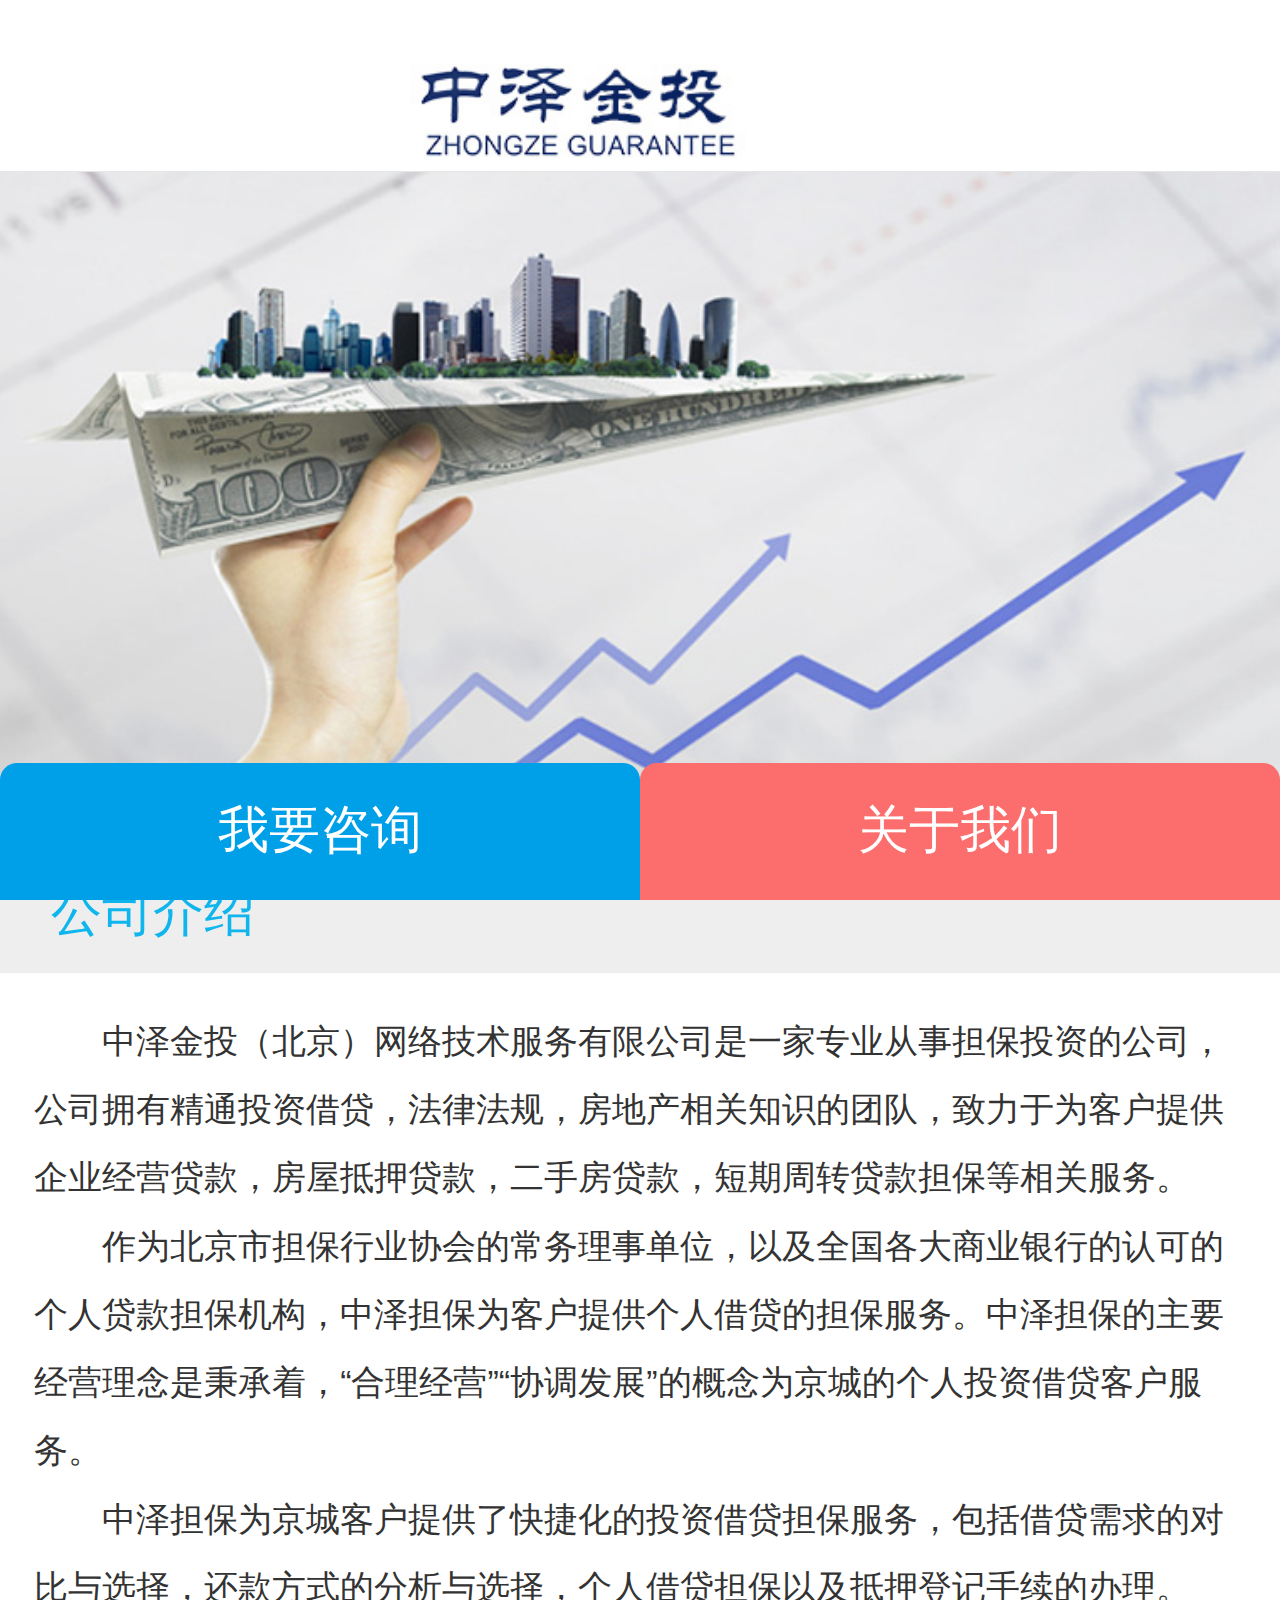
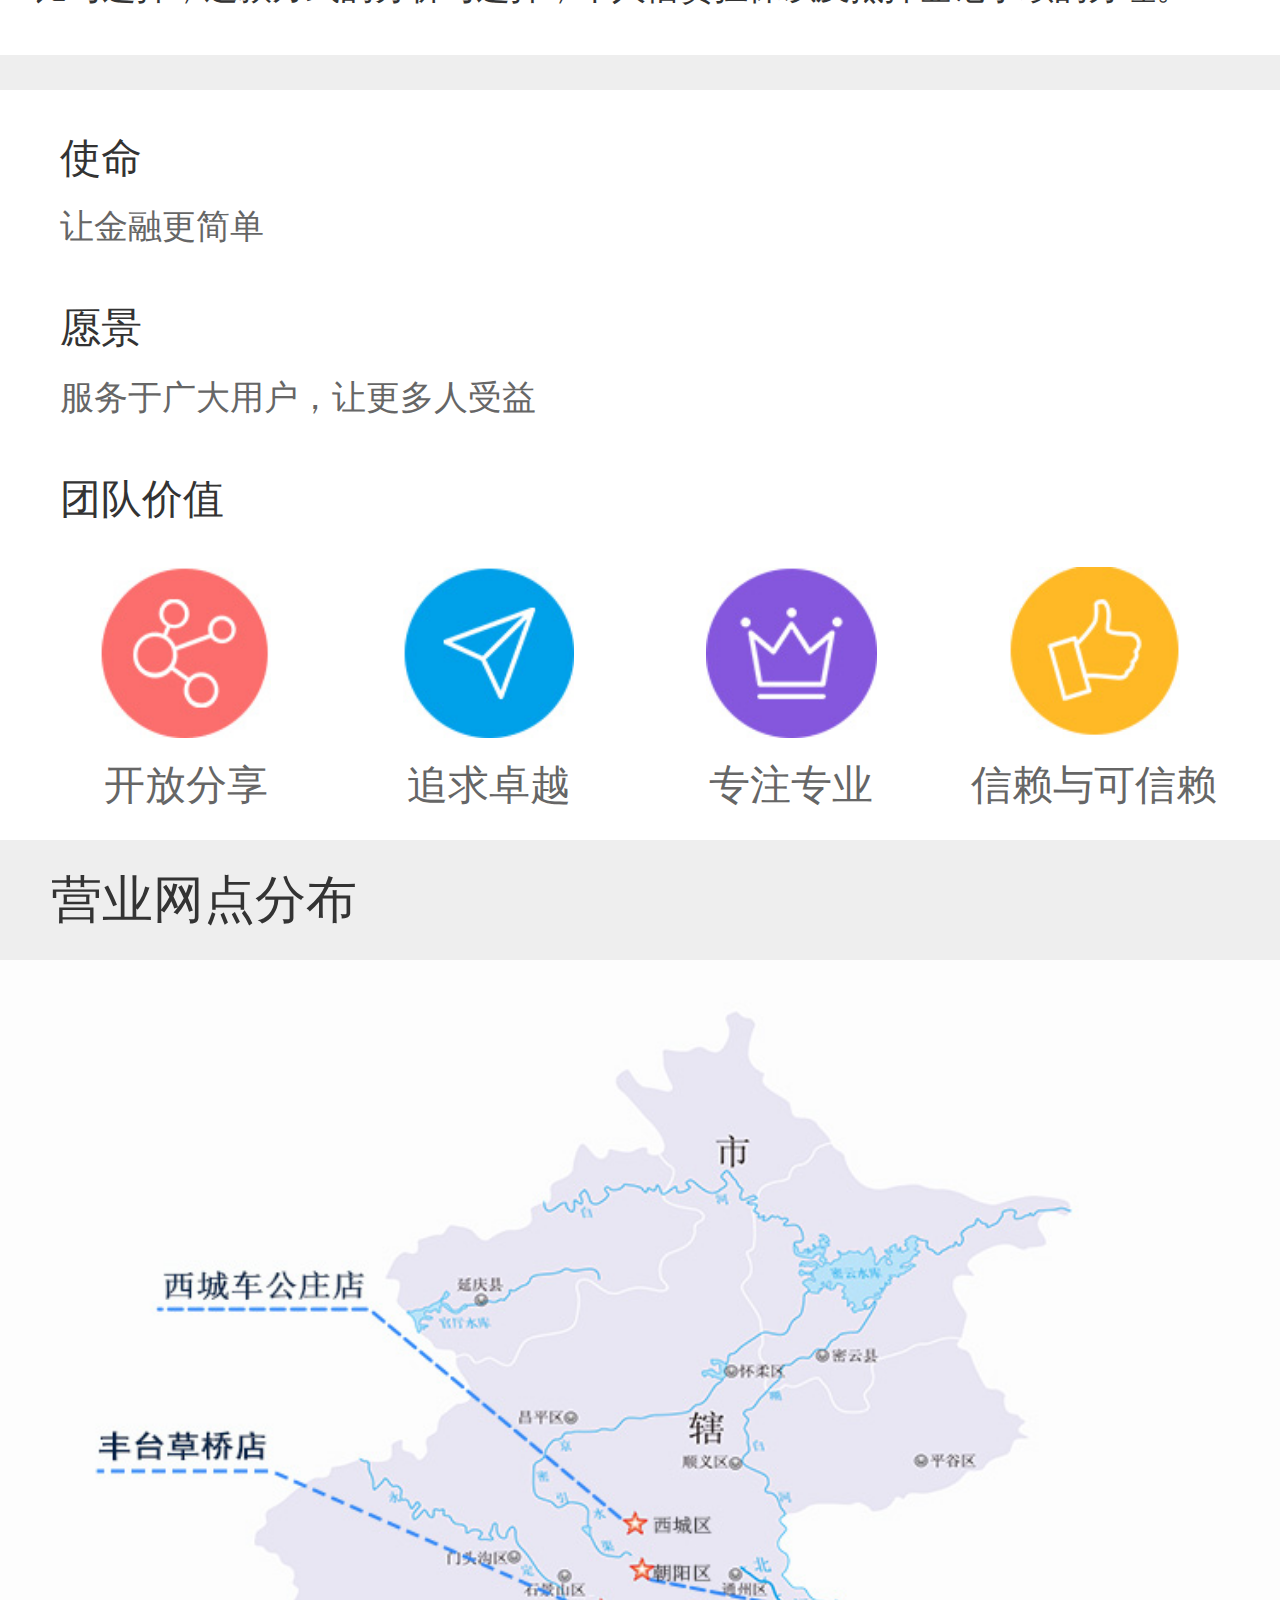
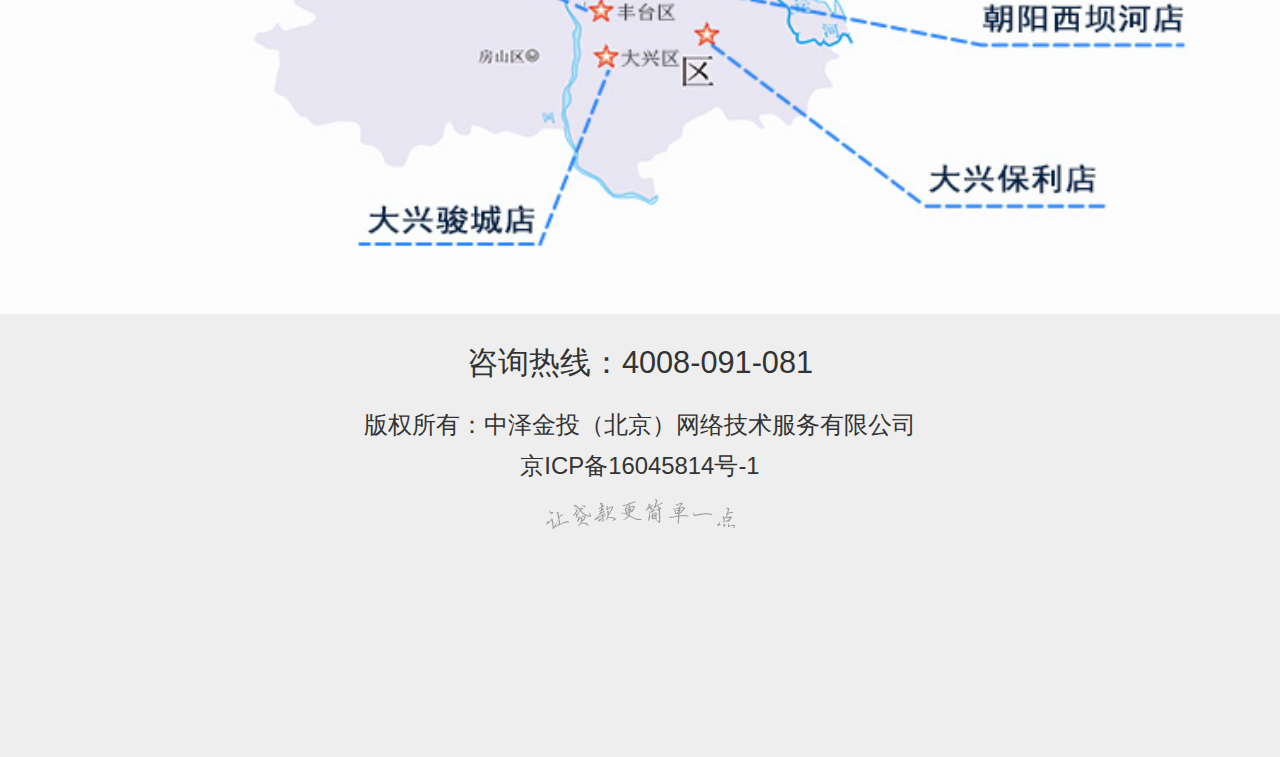
<file: aboutUs.html>
<!DOCTYPE html>
<html>

	<head>
		<meta charset="utf-8">
		<meta name="viewport" content="initial-scale=1.0, maximum-scale=1.0, user-scalable=no" />
		<title></title>
		<link rel="stylesheet" href="css/public.css" />
		<link rel="stylesheet" href="css/register.css" />
		<link rel="stylesheet" href="//at.alicdn.com/t/font_2nh5fn03gg9442t9.css" />
		<link rel="stylesheet" href="css/bottom.css" />
		<link rel="stylesheet" href="css/foot.css" />
		<link rel="stylesheet" href="css/aboutUs.css" />
	</head>

	<body>
		<!--头部-->
		<div class="tit">
			<i class="iconfont icon-zuojiantou back"></i>
			<img src="img/logo_03.jpg" />
		</div>
		<div class="top">
			<div class="banner">
				<img src="img/yewu_banner_02.jpg" />
			</div>
		</div>
		<!--公司介绍-->
		<div class="companyIntroduce">
			<div class="head">
				<i class="iconfont icon-jieshao"></i><span>公司介绍</span>
			</div>
			<div class="content">
				<p>中泽金投（北京）网络技术服务有限公司是一家专业从事担保投资的公司，公司拥有精通投资借贷，法律法规，房地产相关知识的团队，致力于为客户提供企业经营贷款，房屋抵押贷款，二手房贷款，短期周转贷款担保等相关服务。</p>
				<p>作为北京市担保行业协会的常务理事单位，以及全国各大商业银行的认可的个人贷款担保机构，中泽担保为客户提供个人借贷的担保服务。中泽担保的主要经营理念是秉承着，“合理经营”“协调发展”的概念为京城的个人投资借贷客户服务。 </p>
				<p>中泽担保为京城客户提供了快捷化的投资借贷担保服务，包括借贷需求的对比与选择，还款方式的分析与选择，个人借贷担保以及抵押登记手续的办理。</p>
			</div>
			<div class="special">
				<div class="box">
					<div class="first">
						<i class="iconfont icon-shu"></i><span>使命</span>
					</div>
					<div class="second">
						<span>让金融更简单</span>
					</div>
				</div>
				<div class="box">
					<div class="first">
						<i class="iconfont icon-shu"></i><span>愿景</span>
					</div>
					<div class="second">
						<span>服务于广大用户，让更多人受益</span>
					</div>
				</div>
				<div class="box">
					<div class="first">
						<i class="iconfont icon-shu"></i><span>团队价值</span>
					</div>
					<div class="third clearfix">
						<ul>
							<li class="one">
								<img src="img/aboutUs_03.jpg"/>
							</li>
							<li class="two">开放分享</li>
						</ul>
						<ul>
							<li class="one">
								<img src="img/aboutUs_05.jpg"/>
							</li>
							<li class="two">追求卓越</li>
						</ul>
						<ul>
							<li class="one">
								<img src="img/aboutUs_07.jpg"/>
							</li>
							<li class="two">专注专业</li>
						</ul>
						<ul>
							<li class="one">
								<img src="img/aboutUs_10.jpg"/>
							</li>
							<li class="two">信赖与可信赖</li>
						</ul>
					</div>
				</div>
			</div>

		</div>
		<div class="location">
			<div class="head">
				<i class="iconfont icon-A-dibiao"></i><span>营业网点分布</span>
			</div>
			<div class="content">
				<img src="img/location_02.jpg" />
			</div>
		</div>
		<div class="bottom">
			<p class="first">
				<i class="iconfont icon-dianhua"></i>
				<span>咨询热线：4008-091-081</span>
			</p>
			<p class="second">
				版权所有：中泽金投（北京）网络技术服务有限公司
			</p>
			<p class="third">
				京ICP备16045814号-1
			</p>
			<p class="four">
				<img src="img/b_logo_28.jpg">
			</p>
		</div>
		<!--底部-->
		<div class="foot">
			<a>
				<div class="first">
					<span>我要咨询</span>
				</div>
			</a>
			<a href="aboutUs.html">
				<div class="second">
					<span>关于我们</span>
				</div>
			</a>
		</div>
	</body>
    <script type="text/javascript" src="js/zepto.min.js" ></script>
    <script type="text/javascript" src="js/yewu.js" ></script>
</html>
</file>
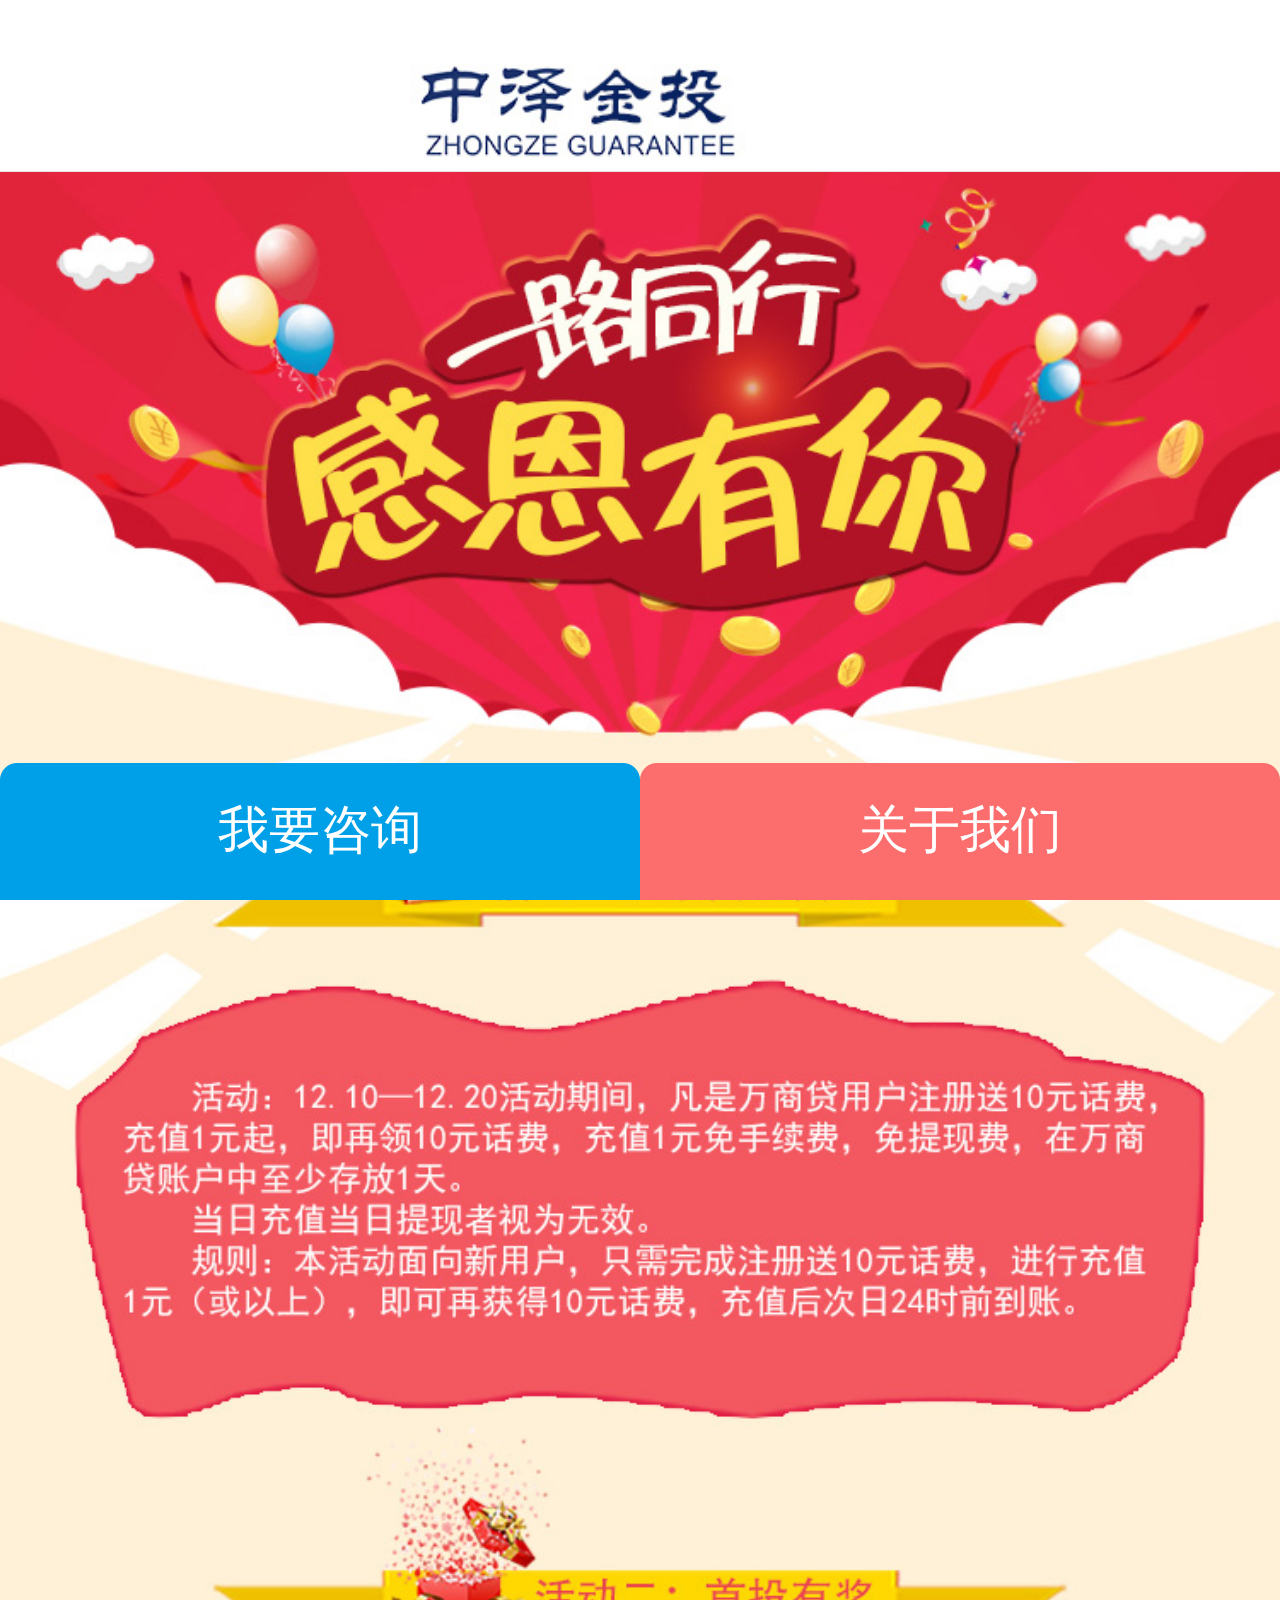
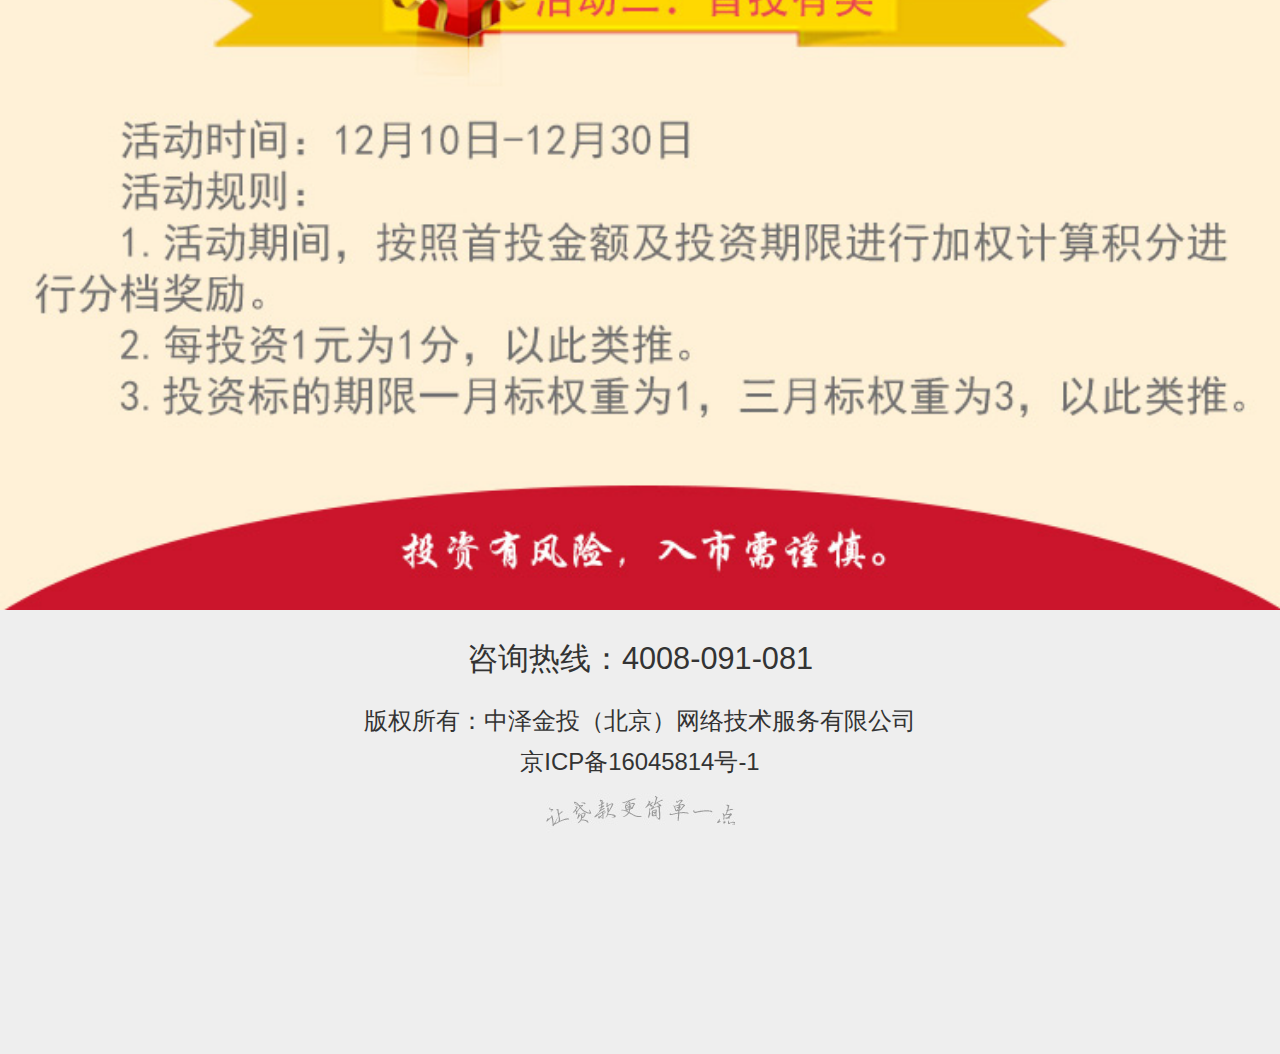
<file: action.html>
<!DOCTYPE html >
<html>

	<head>
		<meta charset="utf-8">
		<meta name="viewport" content="initial-scale=1.0, maximum-scale=1.0, user-scalable=no" />
		<title></title>
		<link rel="stylesheet" href="css/public.css" />
		<link rel="stylesheet" href="css/register.css" />
		<link rel="stylesheet" href="//at.alicdn.com/t/font_2nh5fn03gg9442t9.css" />
		<link rel="stylesheet" href="css/head.css" />
		<link rel="stylesheet" href="css/bottom.css" />
		<link rel="stylesheet" href="css/foot.css" />
		<link rel="stylesheet" href="css/action.css" />
		<script type="text/javascript">
			document.addEventListener('plusready', function() {
				//console.log("所有plus api都应该在此事件发生后调用，否则会出现plus is undefined。"

			});
		</script>
	</head>

	<body>
        <!--头部-->
		<div class="tit">
			<i class="iconfont icon-zuojiantou back"></i>
			<img src="img/logo_03.jpg" />
		</div>
		<!--活动图片-->
		<div class="actionPic">
			<img src="img/action_02.jpg"/>
		</div>
		<!--底部版权-->
		<div class="bottom">
			<p class="first">
				<i class="iconfont icon-dianhua"></i>
				<span>咨询热线：4008-091-081</span>
			</p>
			<p class="second">
				版权所有：中泽金投（北京）网络技术服务有限公司
			</p>
			<p class="third">
				京ICP备16045814号-1
			</p>
			<p class="four">
				<img src="img/b_logo_28.jpg">
			</p>
		</div>
		<!--底部-->
		<div class="foot">
			<a>
				<div class="first">
					<span>我要咨询</span>
				</div>
			</a>
			<a href="aboutUs.html">
				<div class="second">
					<span>关于我们</span>
				</div>
			</a>
		</div>
		</div>
		<script type="text/javascript" src="js/zepto.min.js"></script>
        <script type="text/javascript" src="js/yewu.js" ></script>
	</body>

</html>
</file>
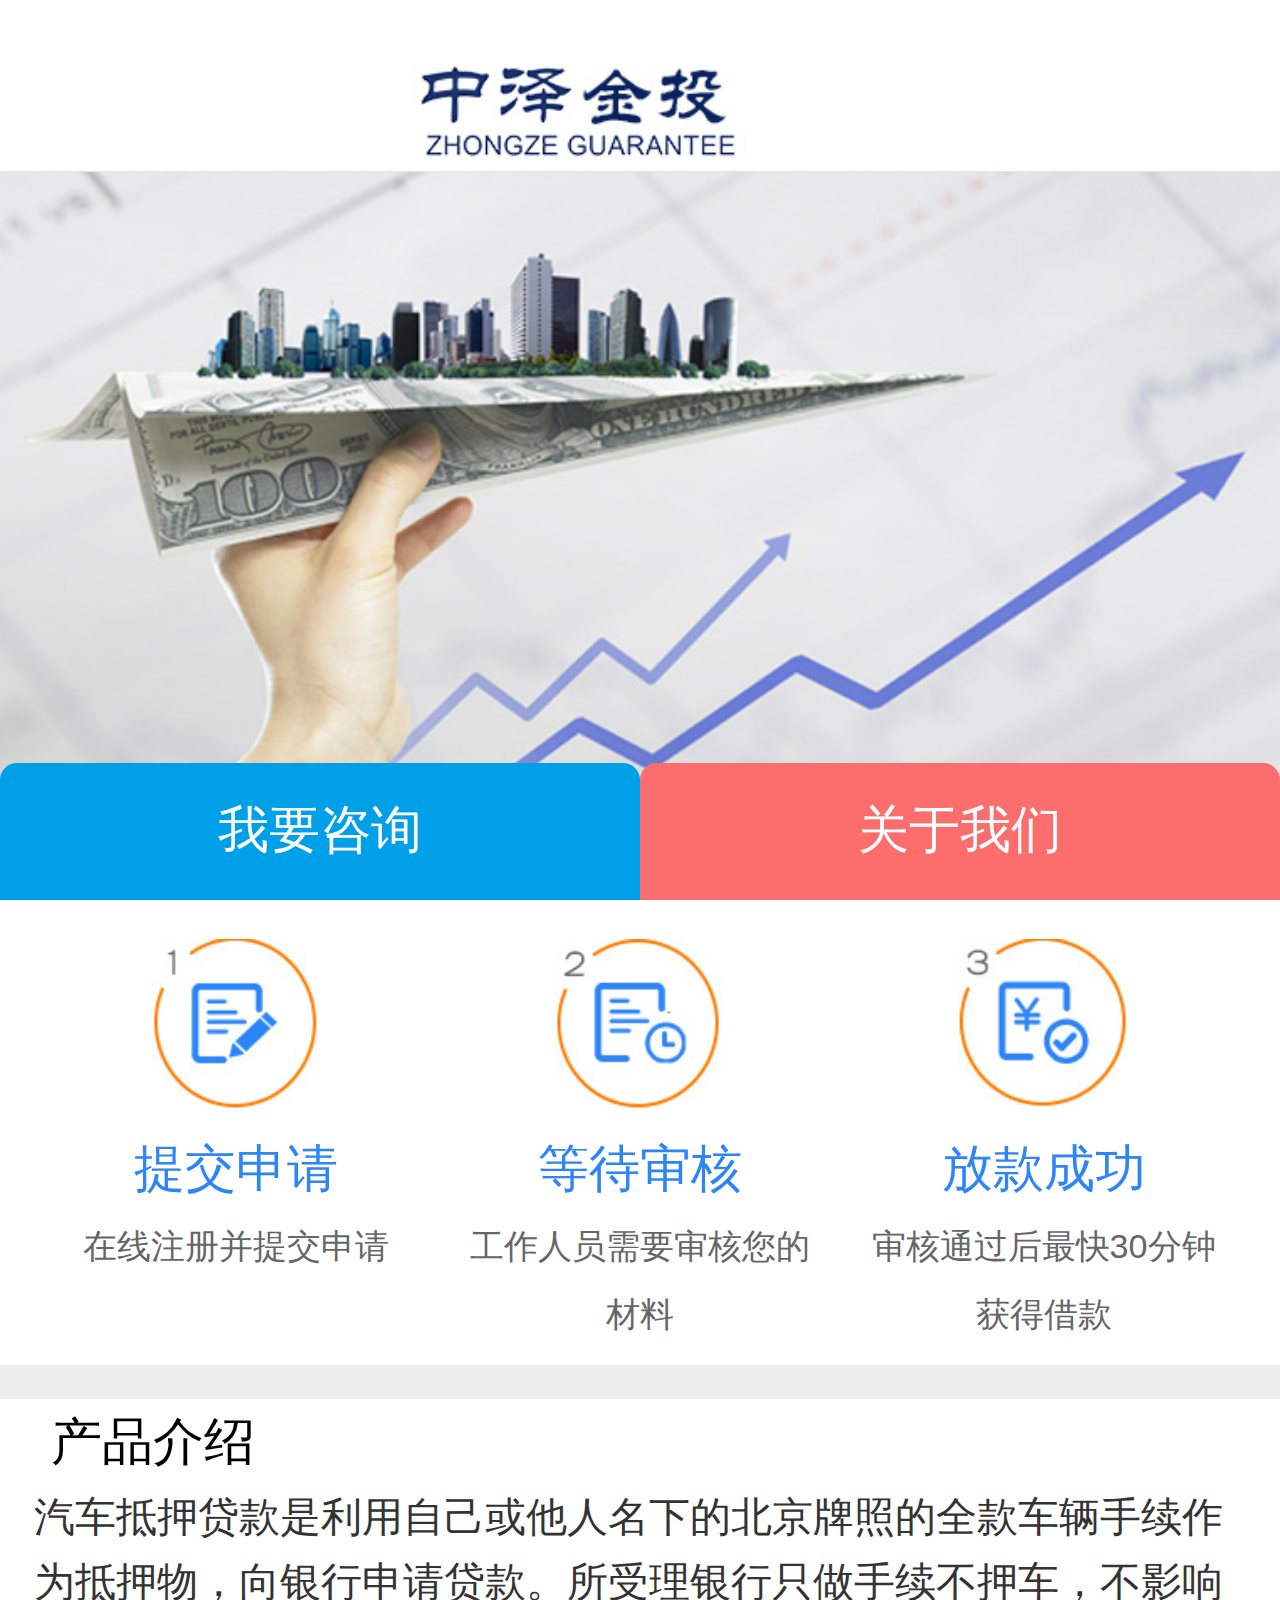
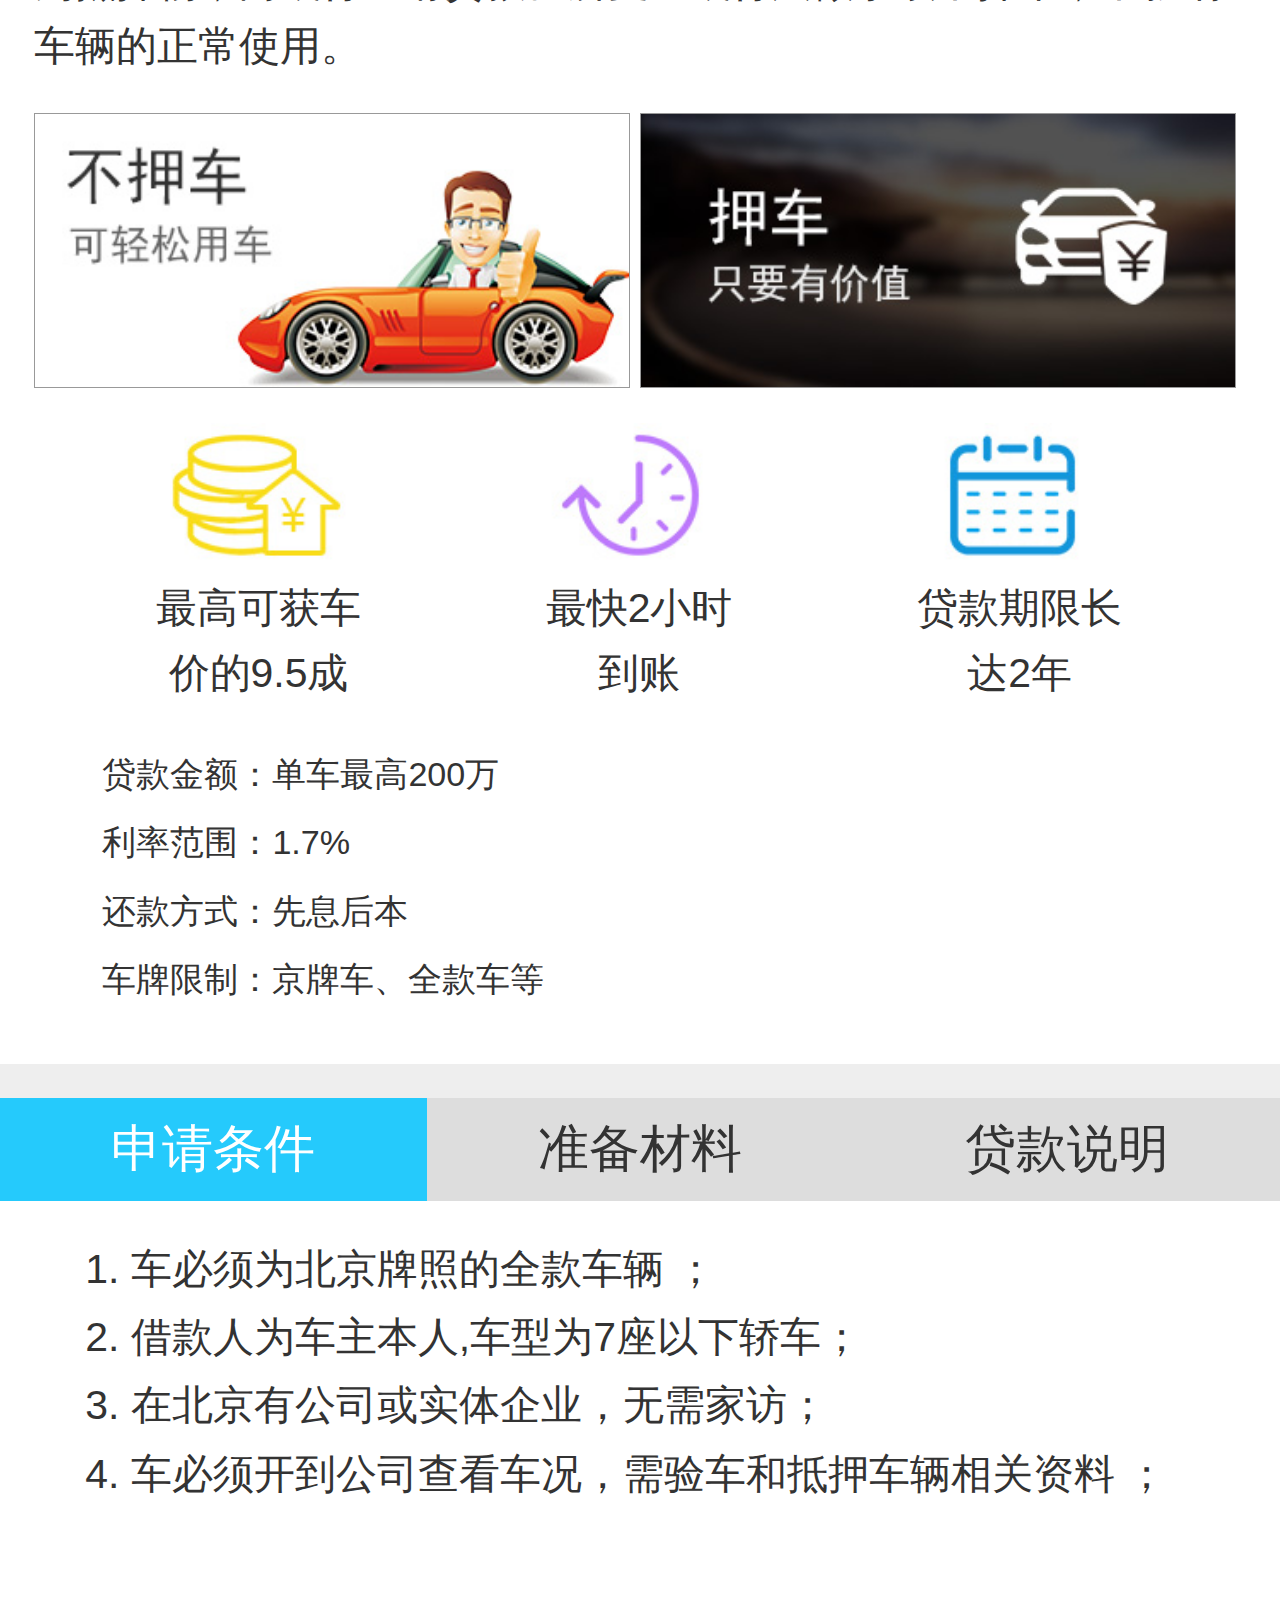
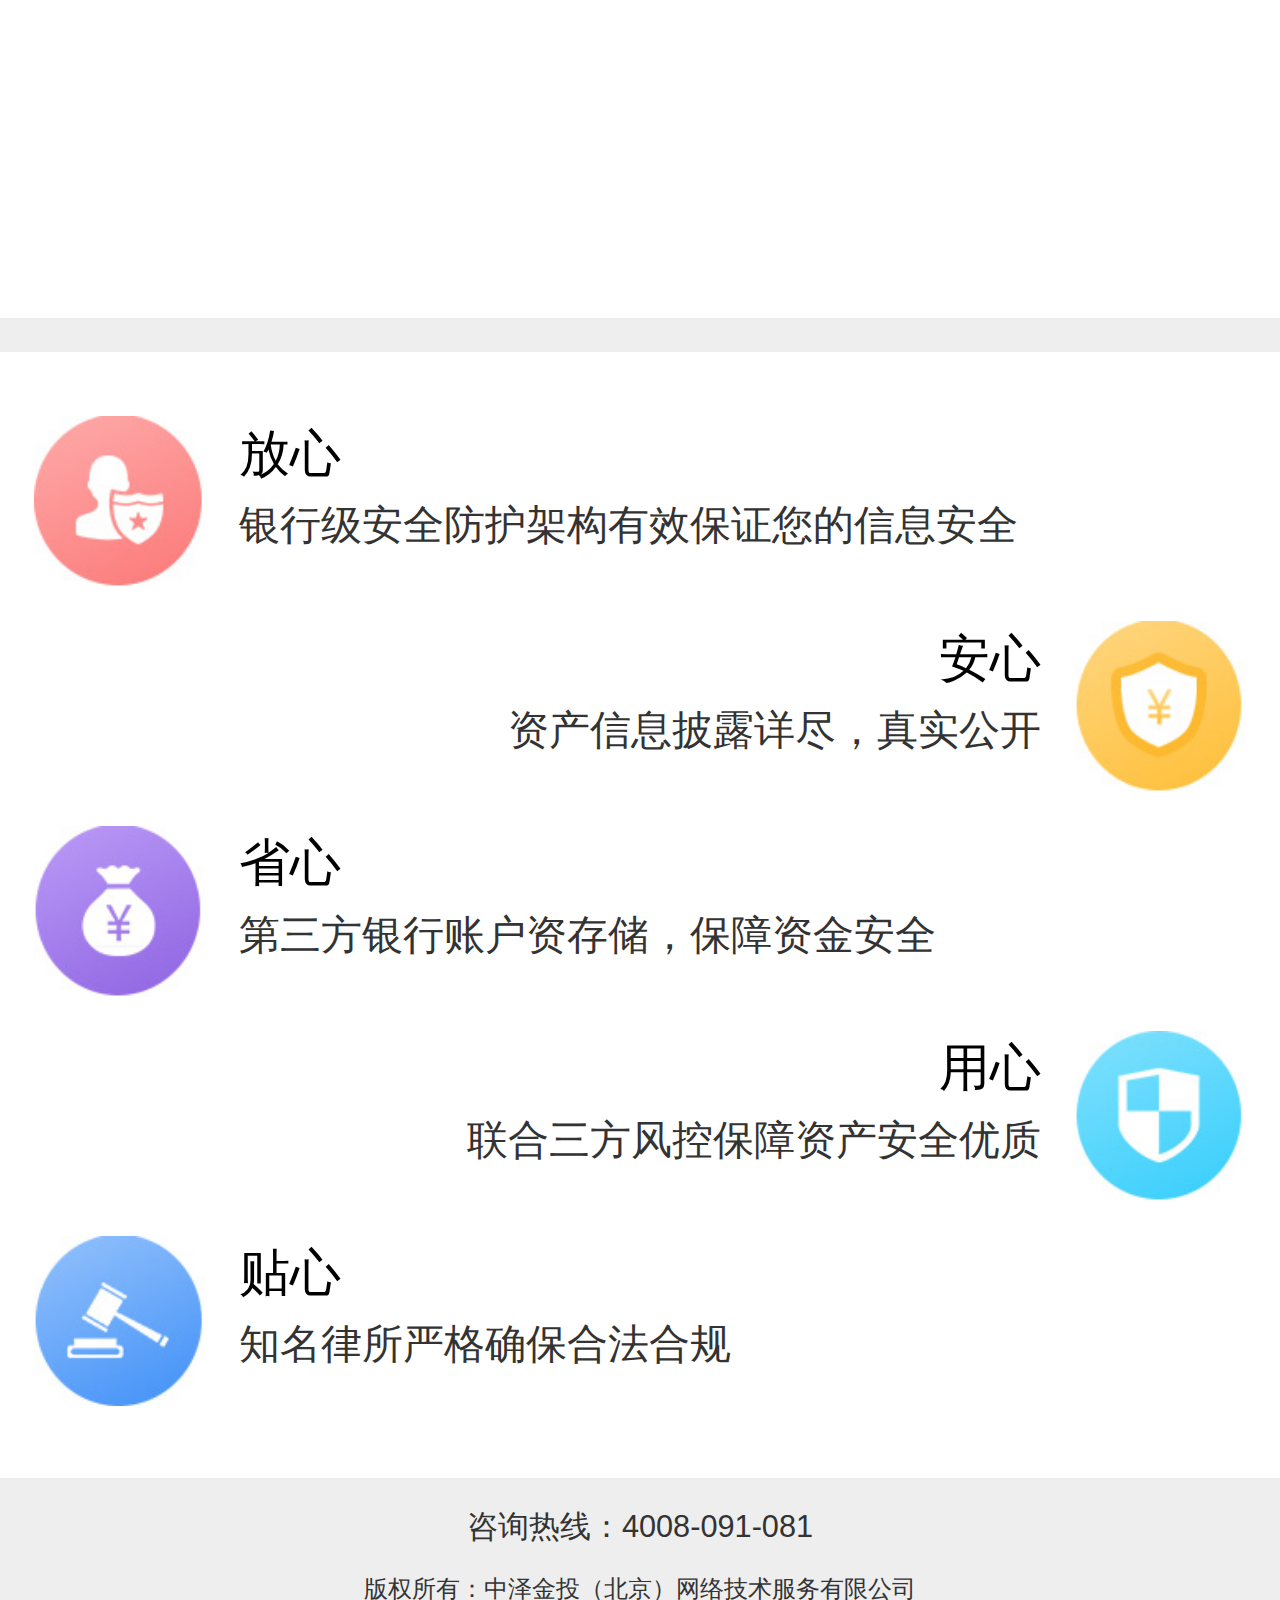
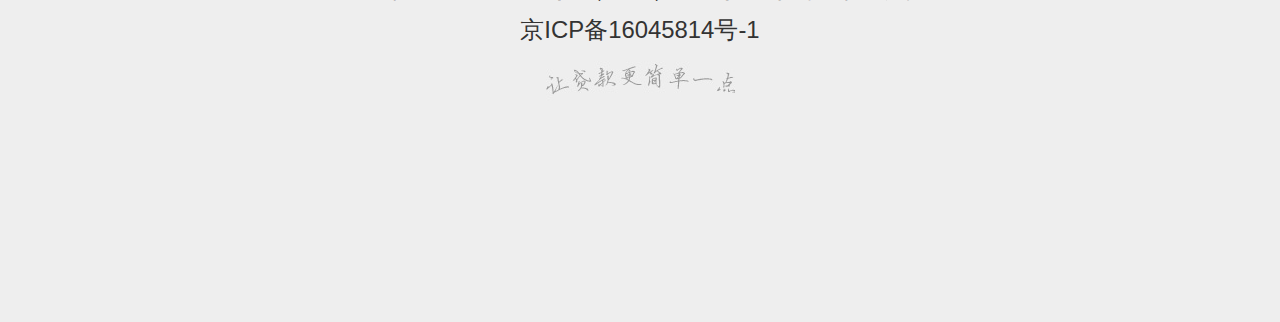
<file: carMortgage.html>
<!DOCTYPE html>
<html>

	<head>
		<meta charset="utf-8">
		<meta name="viewport" content="initial-scale=1.0, maximum-scale=1.0, user-scalable=no" />
		<title></title>
		<link rel="stylesheet" href="css/public.css" />
		<link rel="stylesheet" href="css/register.css" />
		<link rel="stylesheet" href="//at.alicdn.com/t/font_2nh5fn03gg9442t9.css" />
		<link rel="stylesheet" href="css/bottom.css" />
		<link rel="stylesheet" href="css/foot.css" />
		<link rel="stylesheet" href="css/yewu.css" />
	</head>

	<body>
		<div class="wrapper">
			<!--头部-->
			<div class="tit">
				<i class="iconfont icon-zuojiantou back"></i>
				<img src="img/logo_03.jpg" />
			</div>
			<div class="top">
				<div class="banner">
					<img src="img/yewu_banner_02.jpg" />
				</div>
			</div>
			<!--流程展示-->
			<div class="display clearfix">
				<dl>
					<dt>
						<img  src="img/yewu_display_08.jpg" />
					</dt>
					<dd class="first">
						提交申请
					</dd>
					<dd class="second">
						<p>在线注册并提交申请</p>
					</dd>
				</dl>
				<dl>
					<dt>
						<img  src="img/yewu_display_05.jpg" />
					</dt>
					<dd class="first">
						等待审核
					</dd>
					<dd class="second">
						<p>工作人员需要审核您的材料</p>
					</dd>
				</dl>
				<dl>
					<dt>
						<img  src="img/yewu_display_11.jpg" />
					</dt>
					<dd class="first">
						放款成功
					</dd>
					<dd class="second">
						<p>审核通过后最快30分钟获得借款</p>
					</dd>
				</dl>
			</div>
			<!--产品介绍-->
			<div class="product-introduce clearfix" style="background: #fff;">
				<span>产品介绍</span>
				<p>汽车抵押贷款是利用自己或他人名下的北京牌照的全款车辆手续作为抵押物，向银行申请贷款。所受理银行只做手续不押车，不影响车辆的正常使用。</p>
				<div class="carMortgage-display clearfix">
					<div class="box1 clearfix">
						<img src="img/car_03.jpg" />
						<img src="img/car_05.jpg" />
					</div>
					<div class="box2 clearfix">
						<ul>
							<li class="first"><img src="img/cartMortgage_03.jpg" /></li>
							<li class="second">
								<p>最高可获车价的9.5成</p>
							</li>
						</ul>
						<ul>
							<li class="first"><img src="img/cartMortgage_05.jpg"></li>
							<li class="second">
								<p>最快2小时到账</p>
							</li>
						</ul>
						<ul>
							<li class="first"><img src="img/cartMortgage_07.jpg" /></li>
							<li class="second">
								<p>贷款期限长达2年</p>
							</li>
						</ul>
					</div>
					<div class="box3">
						<ul>
							<li>
								<i class="iconfont icon-qichehuodong"></i> 贷款金额：单车最高200万
							</li>
							<li>
								<i class="iconfont icon-qichehuodong"></i> 利率范围：1.7%
							</li>
							<li>
								<i class="iconfont icon-qichehuodong"></i> 还款方式：先息后本
							</li>
							<li>
								<i class="iconfont icon-qichehuodong"></i> 车牌限制：京牌车、全款车等
							</li>

						</ul>
					</div>
				</div>
			</div>
			<!--申请条件-->
			<div class="apply-condition clearfix">
				<div class="menue clearfix">
					<ul class="clearfix">
						<li class="active">申请条件</li>
						<li>准备材料</li>
						<li>贷款说明</li>
					</ul>
				</div>
				<div class="content">
					<ol class="active">
						<li>车必须为北京牌照的全款车辆 ；</li>
						<li>借款人为车主本人,车型为7座以下轿车；</li>
						<li>在北京有公司或实体企业，无需家访；</li>
						<li>车必须开到公司查看车况，需验车和抵押车辆相关资料 ；</li>
					</ol>
					<ol>
						<li>身份证，（外地人需暂住证）；</li>
						<li>行驶证，车辆登记证，保险单，发票，车辆购置税；</li>
						<li>车辆钥匙1把；</li>
					</ol>
					<ol>
						<li>资料齐全，最快1天放款，让您只需上门1次，即可获得无担保贷款；</li>
						<li>用于装修、旅游、进修、婚庆等个人消费，以及采购、资金周转等企业经营；</li>
					</ol>
				</div>
			</div>
			<div class="advantage">
				<dl>
					<dt>
						<img src="img/advantage_03.jpg" alt="" />
					</dt>
					<dd class="first ">
						<p>放心</p>
					</dd>
					<dd class="second ">
						<p>银行级安全防护架构有效保证您的信息安全</p>
					</dd>
				</dl>
				<dl>
					<dt>
						<img src="img/advantage_07.jpg" alt="" />
					</dt>
					<dd class="first ">
						<p>安心</p>
					</dd>
					<dd class="second ">
						<p>资产信息披露详尽，真实公开</p>
					</dd>
				</dl>
				<dl>
					<dt>
						<img src="img/advantage_11.jpg" alt="" />
					</dt>
					<dd class="first ">
						<p>省心</p>
					</dd>
					<dd class="second ">
						<p>第三方银行账户资存储，保障资金安全</p>
					</dd>
				</dl>
				<dl>
					<dt>
						<img src="img/advantage_14.jpg" alt="" />
					</dt>
					<dd class="first ">
						<p>用心</p>
					</dd>
					<dd class="second ">
						<p>联合三方风控保障资产安全优质</p>
					</dd>
				</dl>
				<dl>
					<dt>
						<img src="img/advantage_16.jpg" alt="" />
					</dt>
					<dd class="first ">
						<p>贴心</p>
					</dd>
					<dd class="second ">
						<p>知名律所严格确保合法合规</p>
					</dd>
				</dl>
			</div>
			<div class="bottom">
				<p class="first">
					<i class="iconfont icon-dianhua"></i>
					<span>咨询热线：4008-091-081</span>
				</p>
				<p class="second">
					版权所有：中泽金投（北京）网络技术服务有限公司
				</p>
				<p class="third">
					京ICP备16045814号-1
				</p>
				<p class="four">
					<img src="img/b_logo_28.jpg">
				</p>
			</div>
			<!--底部-->
			<div class="foot">
				<a>
					<div class="first">
						<span>我要咨询</span>
					</div>
				</a>
				<a href="aboutUs.html">
					<div class="second">
						<span>关于我们</span>
					</div>
				</a>
			</div>
		</div>
	</body>
	<script type="text/javascript" src="js/zepto.min.js"></script>
	<script type="text/javascript" src="js/yewu.js"></script>

</html>
</file>
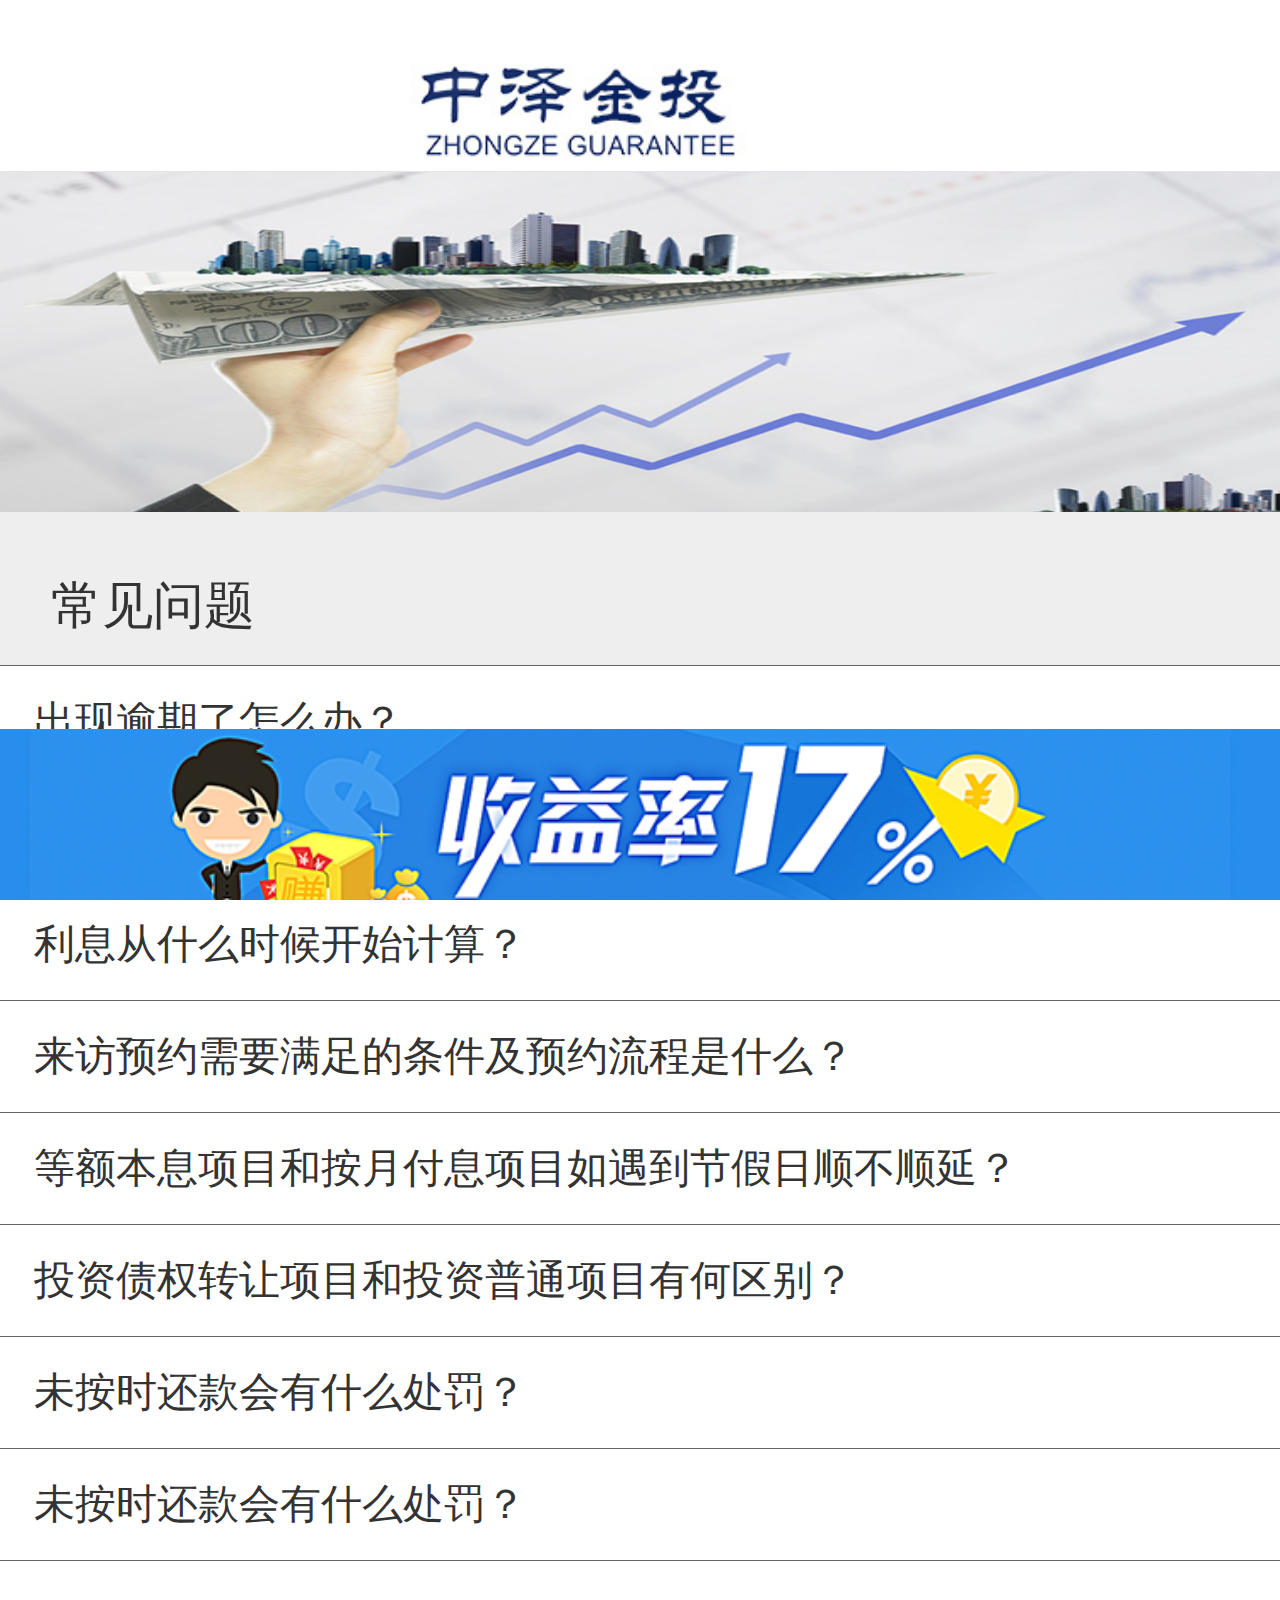
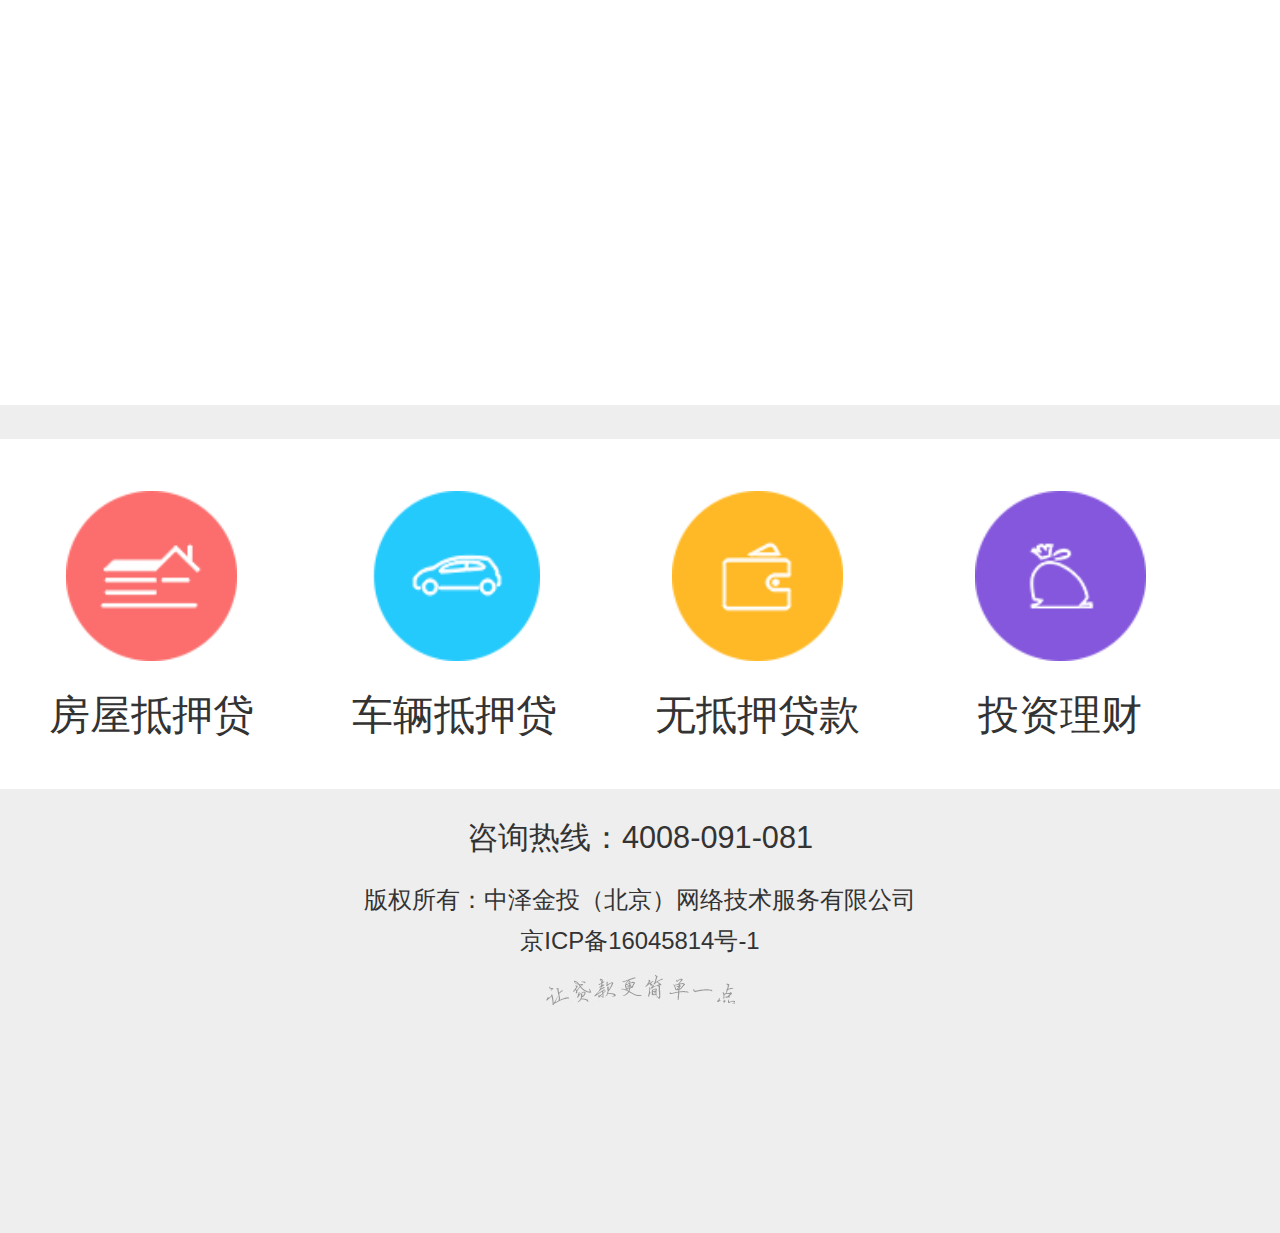
<file: commenProblem.html>
<!DOCTYPE html>
<html>

	<head>
		<meta charset="UTF-8">
		<meta name="viewport" content="width=device-width,initial-scale=1,minimum-scale=1,maximum-scale=1,user-scalable=no" />
		<title></title>
		<link rel="stylesheet" type="text/css" href="css/public.css" />
		<link rel="stylesheet" type="text/css" href="css/register.css" />
		<link rel="stylesheet" href="css/bottom.css" />
		<link rel="stylesheet" type="text/css" href="css/commenProblem.css" />
		<link rel="stylesheet" type="text/css" href="//at.alicdn.com/t/font_2nh5fn03gg9442t9.css" />
	</head>

	<body>
		<!--头部-->
		<div class="tit">
			<i class="iconfont icon-zuojiantou back"></i>
			<img src="img/logo_03.jpg" />
		</div>
		<div class="top">
			<div class="banner">
				<img src="img/yewu_banner_02.jpg" />
			</div>
		</div>
		<!--常见问题-->
		<div id="problem">
			<div class="protop">
				<i class="iconfont icon-q"></i>常见问题
			</div>
			<div class="procont">
				<div class="pros">
					<span>出现逾期了怎么办？</span><i class="iconfont icon-youjiantou"></i>
					<div class="ans">
						
						<p>信用标：出借信用借款项目享金牌保障，当出现逾期时，和信贷将启动风险准备金对当期还款不足部分进行垫付。</p>
					</div>
				</div>
				<div class="pros">
					<span>如何计算收益？</span><i class="iconfont icon-youjiantou"></i>
					<div class="ans">
						<p>当出借人通过平台出借的资金出现逾期时，平台根据风险准备金的使用规则，启用风险准备金向出借人垫付当期逾期的本金和利息。 使用规则
						</p>
						<p>抵押标：和信贷抵押借款项目全部是有真实抵押物的抵押借款，一旦出现逾期，将处理抵押物，最大限度保障出借人利益。同时和信贷特开通“风险准备金”账户，每月按时计提风险准备金。如出现逾期，和信贷将启用风险准备金在1-3个工作日内完成垫付。</p>
						<p>信用标：出借信用借款项目享金牌保障，当出现逾期时，和信贷将启动风险准备金对当期还款不足部分进行垫付。</p>
					</div>
				</div>
				<div class="pros">
					<span>利息从什么时候开始计算？</span><i class="iconfont icon-youjiantou"></i>
					<div class="ans">
						<p>当出借人通过平台出借的资金出现逾期时，平台根据风险准备金的使用规则，启用风险准备金向出借人垫付当期逾期的本金和利息。 使用规则
						</p>
						<p>抵押标：和信贷抵押借款项目全部是有真实抵押物的抵押借款，一旦出现逾期，将处理抵押物，最大限度保障出借人利益。同时和信贷特开通“风险准备金”账户，每月按时计提风险准备金。如出现逾期，和信贷将启用风险准备金在1-3个工作日内完成垫付。</p>
						<p>信用标：出借信用借款项目享金牌保障，当出现逾期时，和信贷将启动风险准备金对当期还款不足部分进行垫付。</p>
					</div>
				</div>
				<div class="pros">
					<span>来访预约需要满足的条件及预约流程是什么？</span><i class="iconfont icon-youjiantou"></i>
					<div class="ans">
						<p>当出借人通过平台出借的资金出现逾期时，平台根据风险准备金的使用规则，启用风险准备金向出借人垫付当期逾期的本金和利息。 使用规则
						</p>
						<p>抵押标：和信贷抵押借款项目全部是有真实抵押物的抵押借款，一旦出现逾期，将处理抵押物，最大限度保障出借人利益。同时和信贷特开通“风险准备金”账户，每月按时计提风险准备金。如出现逾期，和信贷将启用风险准备金在1-3个工作日内完成垫付。</p>
						<p>信用标：出借信用借款项目享金牌保障，当出现逾期时，和信贷将启动风险准备金对当期还款不足部分进行垫付。</p>
					</div>
				</div>
				<div class="pros">
					<span>等额本息项目和按月付息项目如遇到节假日顺不顺延？</span><i class="iconfont icon-youjiantou"></i>
					<div class="ans">
						<p>当出借人通过平台出借的资金出现逾期时，平台根据风险准备金的使用规则，启用风险准备金向出借人垫付当期逾期的本金和利息。 使用规则
						</p>
						<p>抵押标：和信贷抵押借款项目全部是有真实抵押物的抵押借款，一旦出现逾期，将处理抵押物，最大限度保障出借人利益。同时和信贷特开通“风险准备金”账户，每月按时计提风险准备金。如出现逾期，和信贷将启用风险准备金在1-3个工作日内完成垫付。</p>
						<p>信用标：出借信用借款项目享金牌保障，当出现逾期时，和信贷将启动风险准备金对当期还款不足部分进行垫付。</p>
					</div>
				</div>
				<div class="pros">
					<span>投资债权转让项目和投资普通项目有何区别？</span><i class="iconfont icon-youjiantou"></i>
					<div class="ans">
						<p>当出借人通过平台出借的资金出现逾期时，平台根据风险准备金的使用规则，启用风险准备金向出借人垫付当期逾期的本金和利息。 使用规则
						</p>
						<p>抵押标：和信贷抵押借款项目全部是有真实抵押物的抵押借款，一旦出现逾期，将处理抵押物，最大限度保障出借人利益。同时和信贷特开通“风险准备金”账户，每月按时计提风险准备金。如出现逾期，和信贷将启用风险准备金在1-3个工作日内完成垫付。</p>
						<p>信用标：出借信用借款项目享金牌保障，当出现逾期时，和信贷将启动风险准备金对当期还款不足部分进行垫付。</p>
					</div>
				</div>
				<div class="pros">
					<span>未按时还款会有什么处罚？</span><i class="iconfont icon-youjiantou"></i>
					<div class="ans">
						<p>当出借人通过平台出借的资金出现逾期时，平台根据风险准备金的使用规则，启用风险准备金向出借人垫付当期逾期的本金和利息。 使用规则
						</p>
						<p>抵押标：和信贷抵押借款项目全部是有真实抵押物的抵押借款，一旦出现逾期，将处理抵押物，最大限度保障出借人利益。同时和信贷特开通“风险准备金”账户，每月按时计提风险准备金。如出现逾期，和信贷将启用风险准备金在1-3个工作日内完成垫付。</p>
						<p>信用标：出借信用借款项目享金牌保障，当出现逾期时，和信贷将启动风险准备金对当期还款不足部分进行垫付。</p>
					</div>
				</div>
				<div class="pros">
					<span>未按时还款会有什么处罚？</span><i class="iconfont icon-youjiantou"></i>
					<div class="ans">
						<p>当出借人通过平台出借的资金出现逾期时，平台根据风险准备金的使用规则，启用风险准备金向出借人垫付当期逾期的本金和利息。 使用规则
						</p>
						<p>抵押标：和信贷抵押借款项目全部是有真实抵押物的抵押借款，一旦出现逾期，将处理抵押物，最大限度保障出借人利益。同时和信贷特开通“风险准备金”账户，每月按时计提风险准备金。如出现逾期，和信贷将启用风险准备金在1-3个工作日内完成垫付。</p>
						<p>信用标：出借信用借款项目享金牌保障，当出现逾期时，和信贷将启动风险准备金对当期还款不足部分进行垫付。</p>
					</div>
				</div>
			</div>
		</div>

		<div id="product">
			<a href="houseMortgage.html">
				<div class="pdt">
					<img src="img/pdt1.png" />
					<span>房屋抵押贷</span>
				</div>
			</a>

			<a href="carMortgage.html">
				<div class="pdt">
					<img src="img/pdt2.png" />
					<span>车辆抵押贷</span>
				</div>
			</a>

			<a href="unsecured.html">
				<div class="pdt">
					<img src="img/pdt3.png" />
					<span>无抵押贷款</span>
				</div>
			</a>

			<a href="investingFinancing.html">
				<div class="pdt">
					<img src="img/pdt4.png" />
					<span>投资理财</span>
				</div>
			</a>

		</div>
		<div class="bottom">
			<p class="first">
				<i class="iconfont icon-dianhua"></i>
				<span>咨询热线：4008-091-081</span>
			</p>
			<p class="second">
				版权所有：中泽金投（北京）网络技术服务有限公司
			</p>
			<p class="third">
				京ICP备16045814号-1
			</p>
			<p class="four">
				<img src="img/b_logo_28.jpg">
			</p>
		</div>
		<!--广告-->
		<div id="ad">
           <i class="iconfont icon-cross-ivt close"></i>
		</div>
	</body>

</html>
<script src="js/zepto.min.js" type="text/javascript" charset="utf-8"></script>
<script type="text/javascript" src="js/yewu.js" ></script>
<script type="text/javascript" src="js/commenProblem.js" ></script>
<script type="text/javascript" src="js/close.js" ></script>
</file>
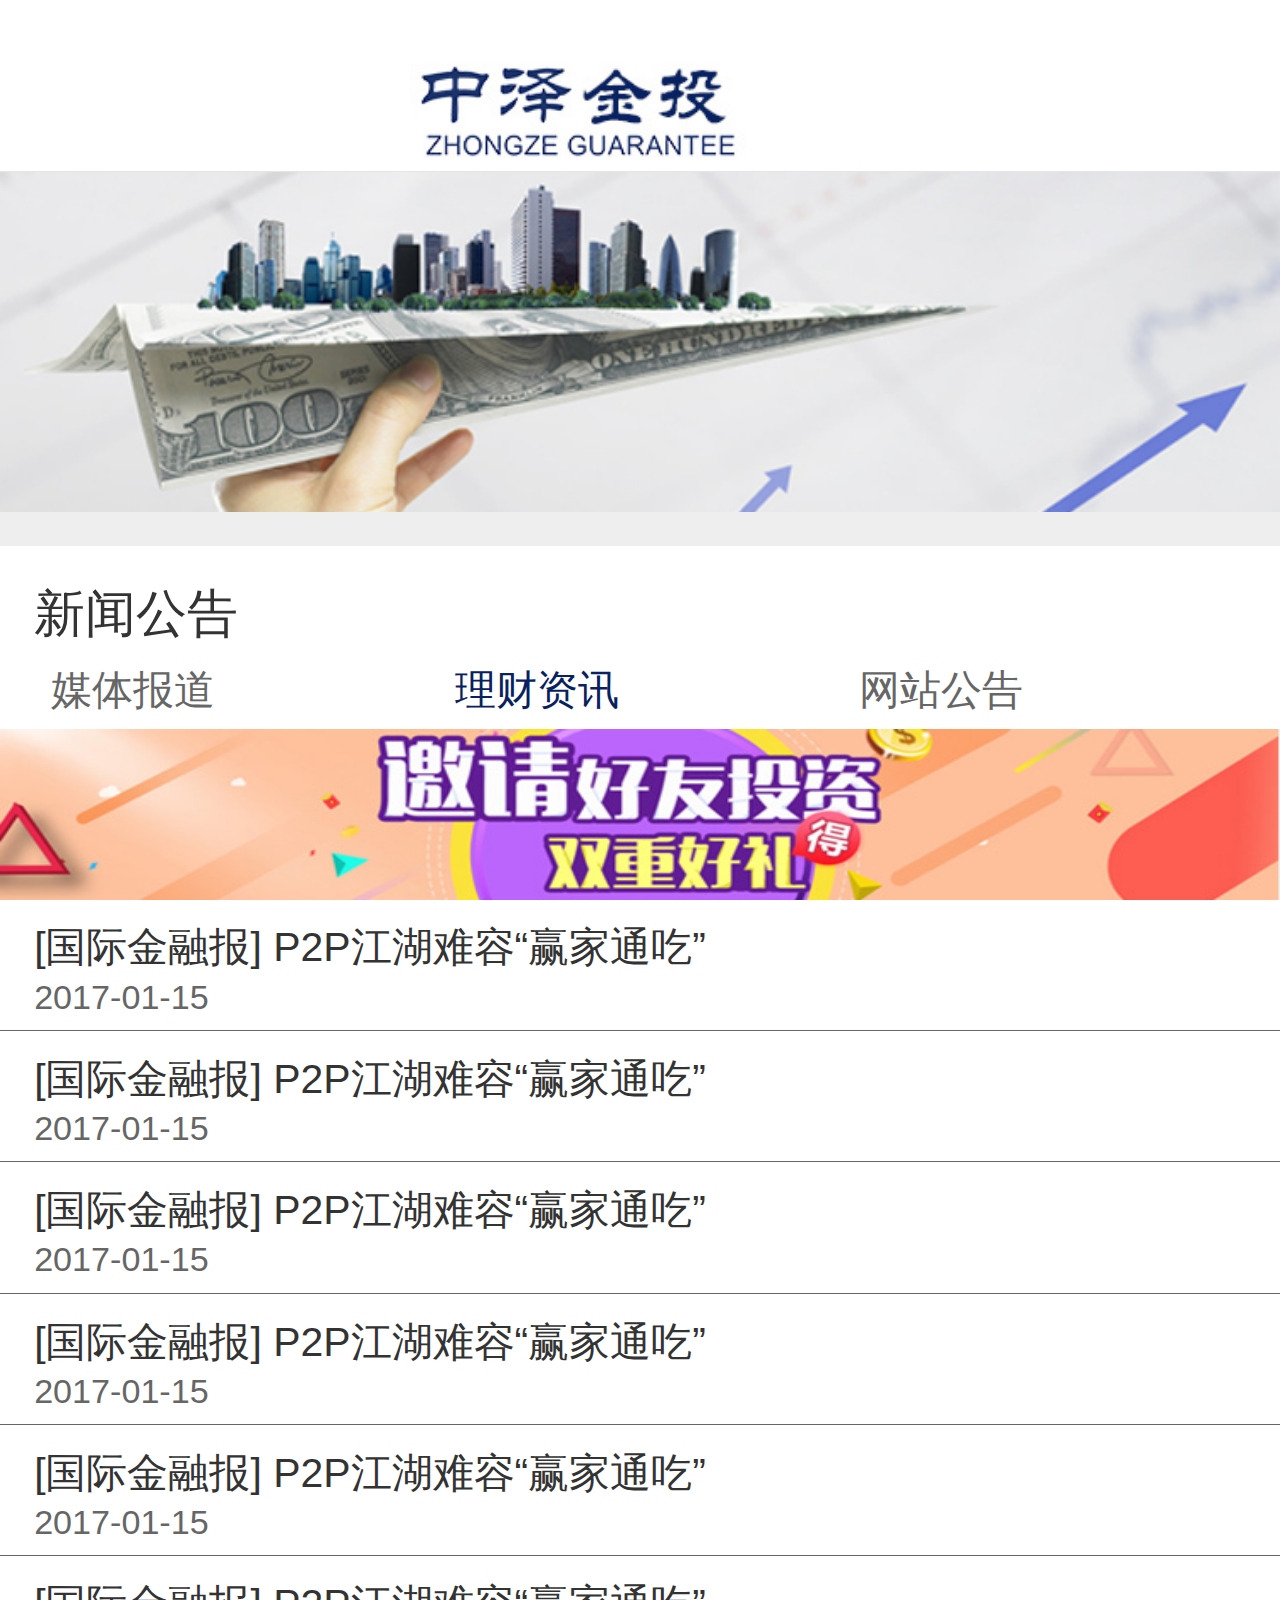
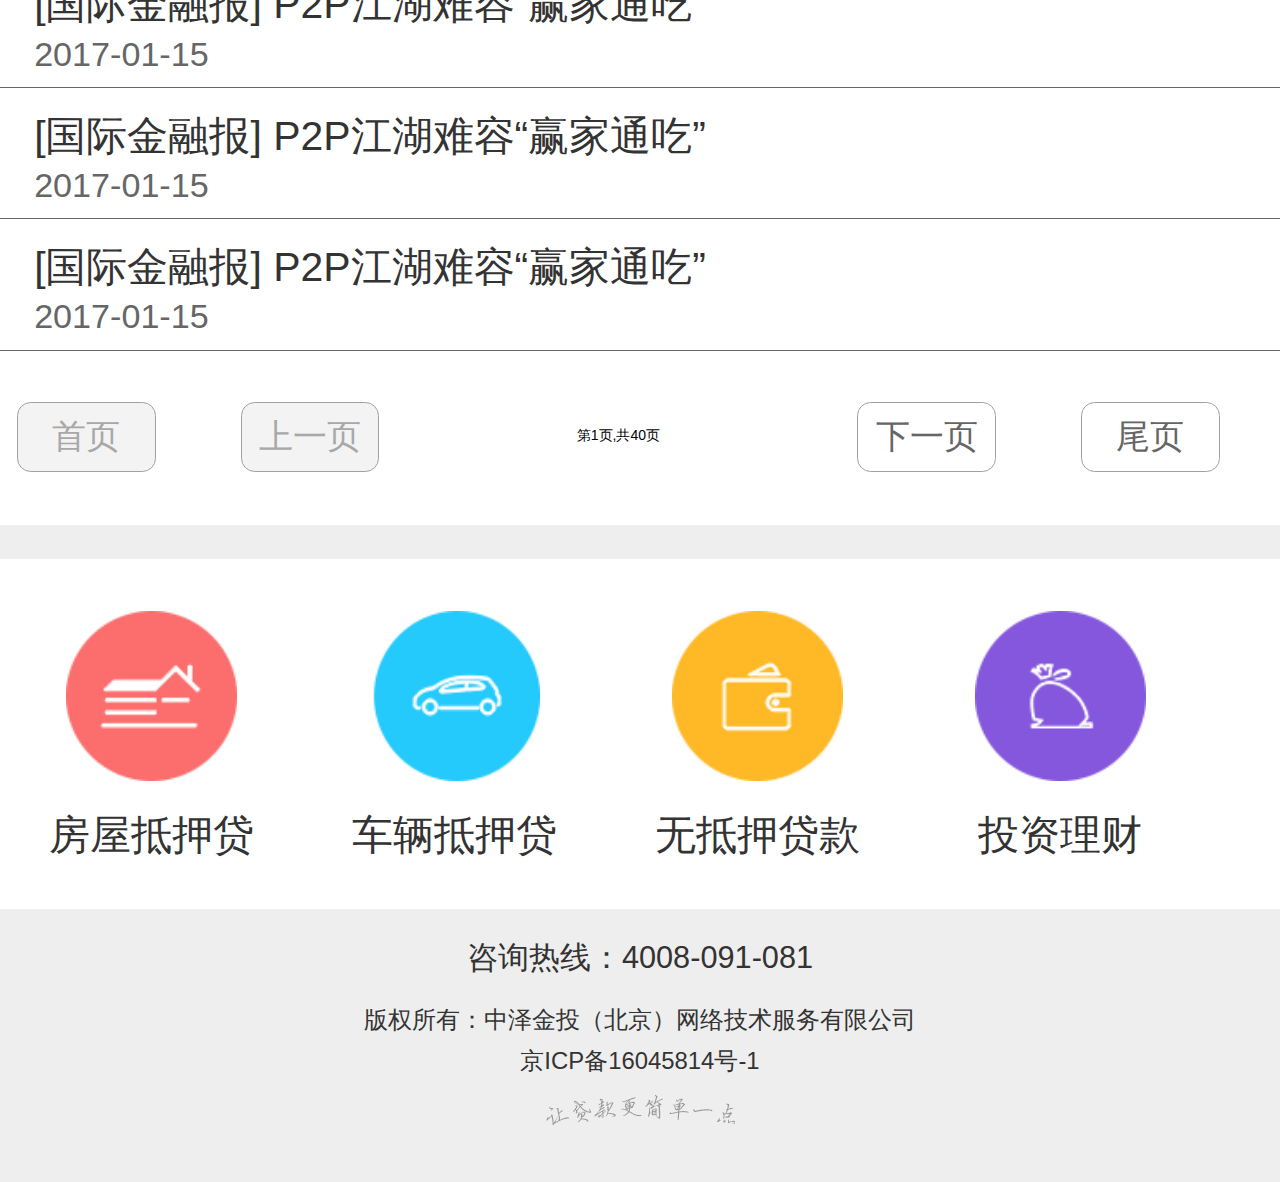
<file: financalAdvice.html>
<!DOCTYPE html>
<html>

	<head>
		<meta charset="UTF-8">
		<meta name="viewport" content="width=device-width,initial-scale=1,minimum-scale=1,maximum-scale=1,user-scalable=no" />
		<title></title>
		<link rel="stylesheet" type="text/css" href="css/public.css" />
		<link rel="stylesheet" type="text/css" href="css/register.css" />
		<link rel="stylesheet" href="css/bottom.css" />
		<link rel="stylesheet" href="css/news.css" />
		<link rel="stylesheet" href="css/jqpagination.css" />
		<link rel="stylesheet" type="text/css" href="//at.alicdn.com/t/font_2nh5fn03gg9442t9.css" />
	</head>

	<body>
		<!--头部-->
		<div class="tit">
			<i class="iconfont icon-zuojiantou back"></i>
			<img src="img/logo_03.jpg" />
		</div>
		<div class="top">
			<div class="banner">
				<img src="img/banner.png" />
			</div>
		</div>
		<!--各种新闻-->
		<div class="all-info">
			<div class="top">
				<p><span class="tittle">新闻公告</span></p>
				<ul class="clearfix">
					<li >
						<i class="iconfont icon-yuyin"></i><span>媒体报道</span>
					</li>
					<li class="active">
						<i class="iconfont icon-zhinanzhen"></i><span>理财资讯</span>
					</li>
					<li>
						<i class="iconfont icon-laba"></i><span>网站公告</span>
					</li>
				</ul>
			</div>
			<div class="news">
				<a>
					<dl class="newTittle">
						<dt><i class="iconfont icon-youjiantou"></i></dt>
						<dd class="headLine">[国际金融报] P2P江湖难容“赢家通吃”</dd>
						<dd class="time">2017-01-15</dd>
					</dl>
				</a>
				<a>
					<dl class="newTittle">
						<dt><i class="iconfont icon-youjiantou"></i></dt>
						<dd class="headLine">[国际金融报] P2P江湖难容“赢家通吃”</dd>
						<dd class="time">2017-01-15</dd>
					</dl>
				</a>
				
				<a>
					<dl class="newTittle">
						<dt><i class="iconfont icon-youjiantou"></i></dt>
						<dd class="headLine">[国际金融报] P2P江湖难容“赢家通吃”</dd>
						<dd class="time">2017-01-15</dd>
					</dl>
				</a>
				<a>
					<dl class="newTittle">
						<dt><i class="iconfont icon-youjiantou"></i></dt>
						<dd class="headLine">[国际金融报] P2P江湖难容“赢家通吃”</dd>
						<dd class="time">2017-01-15</dd>
					</dl>
				</a>
				<a>
					<dl class="newTittle">
						<dt><i class="iconfont icon-youjiantou"></i></dt>
						<dd class="headLine">[国际金融报] P2P江湖难容“赢家通吃”</dd>
						<dd class="time">2017-01-15</dd>
					</dl>
				</a>
				<a>
					<dl class="newTittle">
						<dt><i class="iconfont icon-youjiantou"></i></dt>
						<dd class="headLine">[国际金融报] P2P江湖难容“赢家通吃”</dd>
						<dd class="time">2017-01-15</dd>
					</dl>
				</a>
				<a>
					<dl class="newTittle">
						<dt><i class="iconfont icon-youjiantou"></i></dt>
						<dd class="headLine">[国际金融报] P2P江湖难容“赢家通吃”</dd>
						<dd class="time">2017-01-15</dd>
					</dl>
				</a>
				<a>
					<dl class="newTittle">
						<dt><i class="iconfont icon-youjiantou"></i></dt>
						<dd class="headLine">[国际金融报] P2P江湖难容“赢家通吃”</dd>
						<dd class="time">2017-01-15</dd>
					</dl>
				</a>
				<a>
					<dl class="newTittle">
						<dt><i class="iconfont icon-youjiantou"></i></dt>
						<dd class="headLine">[国际金融报] P2P江湖难容“赢家通吃”</dd>
						<dd class="time">2017-01-15</dd>
					</dl>
				</a>
				<div class="pagination">
					<a href="#" class="first" data-action="first">首页</a>
					<a href="#" class="previous" data-action="previous">上一页</a>
					<input type="text" readonly="readonly" data-max-page="40" onfocus="return false"/>
					<a href="#" class="next" data-action="next">下一页</a>
					<a href="#" class="last" data-action="last">尾页</a>
				</div>
			</div>

		</div>

		<div id="product">
			<a href="houseMortgage.html">
				<div class="pdt">
					<img src="img/pdt1.png" />
					<span>房屋抵押贷</span>
				</div>
			</a>

			<a href="carMortgage.html">
				<div class="pdt">
					<img src="img/pdt2.png" />
					<span>车辆抵押贷</span>
				</div>
			</a>

			<a href="unsecured.html">
				<div class="pdt">
					<img src="img/pdt3.png" />
					<span>无抵押贷款</span>
				</div>
			</a>

			<a href="investingFinancing.html">
				<div class="pdt">
					<img src="img/pdt4.png" />
					<span>投资理财</span>
				</div>
			</a>

		</div>
		<div class="bottom">
			<p class="first">
				<i class="iconfont icon-dianhua"></i>
				<span>咨询热线：4008-091-081</span>
			</p>
			<p class="second">
				版权所有：中泽金投（北京）网络技术服务有限公司
			</p>
			<p class="third">
				京ICP备16045814号-1
			</p>
			<p class="four">
				<img src="img/b_logo_28.jpg">
			</p>
		</div>
		<!--广告-->
		<div id="ad">
              <i class="iconfont icon-cross-ivt close"></i>
		</div>
	</body>

</html>
<script src="js/zepto.min.js" type="text/javascript" charset="utf-8"></script>
<script type="text/javascript" src="js/yewu.js"></script>
<script type="text/javascript" src="js/commenProblem.js"></script>
<script type="text/javascript" src="js/close.js" ></script>
<script type="text/javascript" src="js/jquery.jqpagination.min.js"></script>
<script>
	$('.pagination').jqPagination({
		link_string: '/?page={page_number}',
		current_page: 1, //设置当前页 默认为1
		max_page: 40, //设置最大页 默认为1
		page_string: '第{current_page}页,共{max_page}页',
		paged: function(page) {
			//回发事件。。。
		}
	});
</script>
</file>
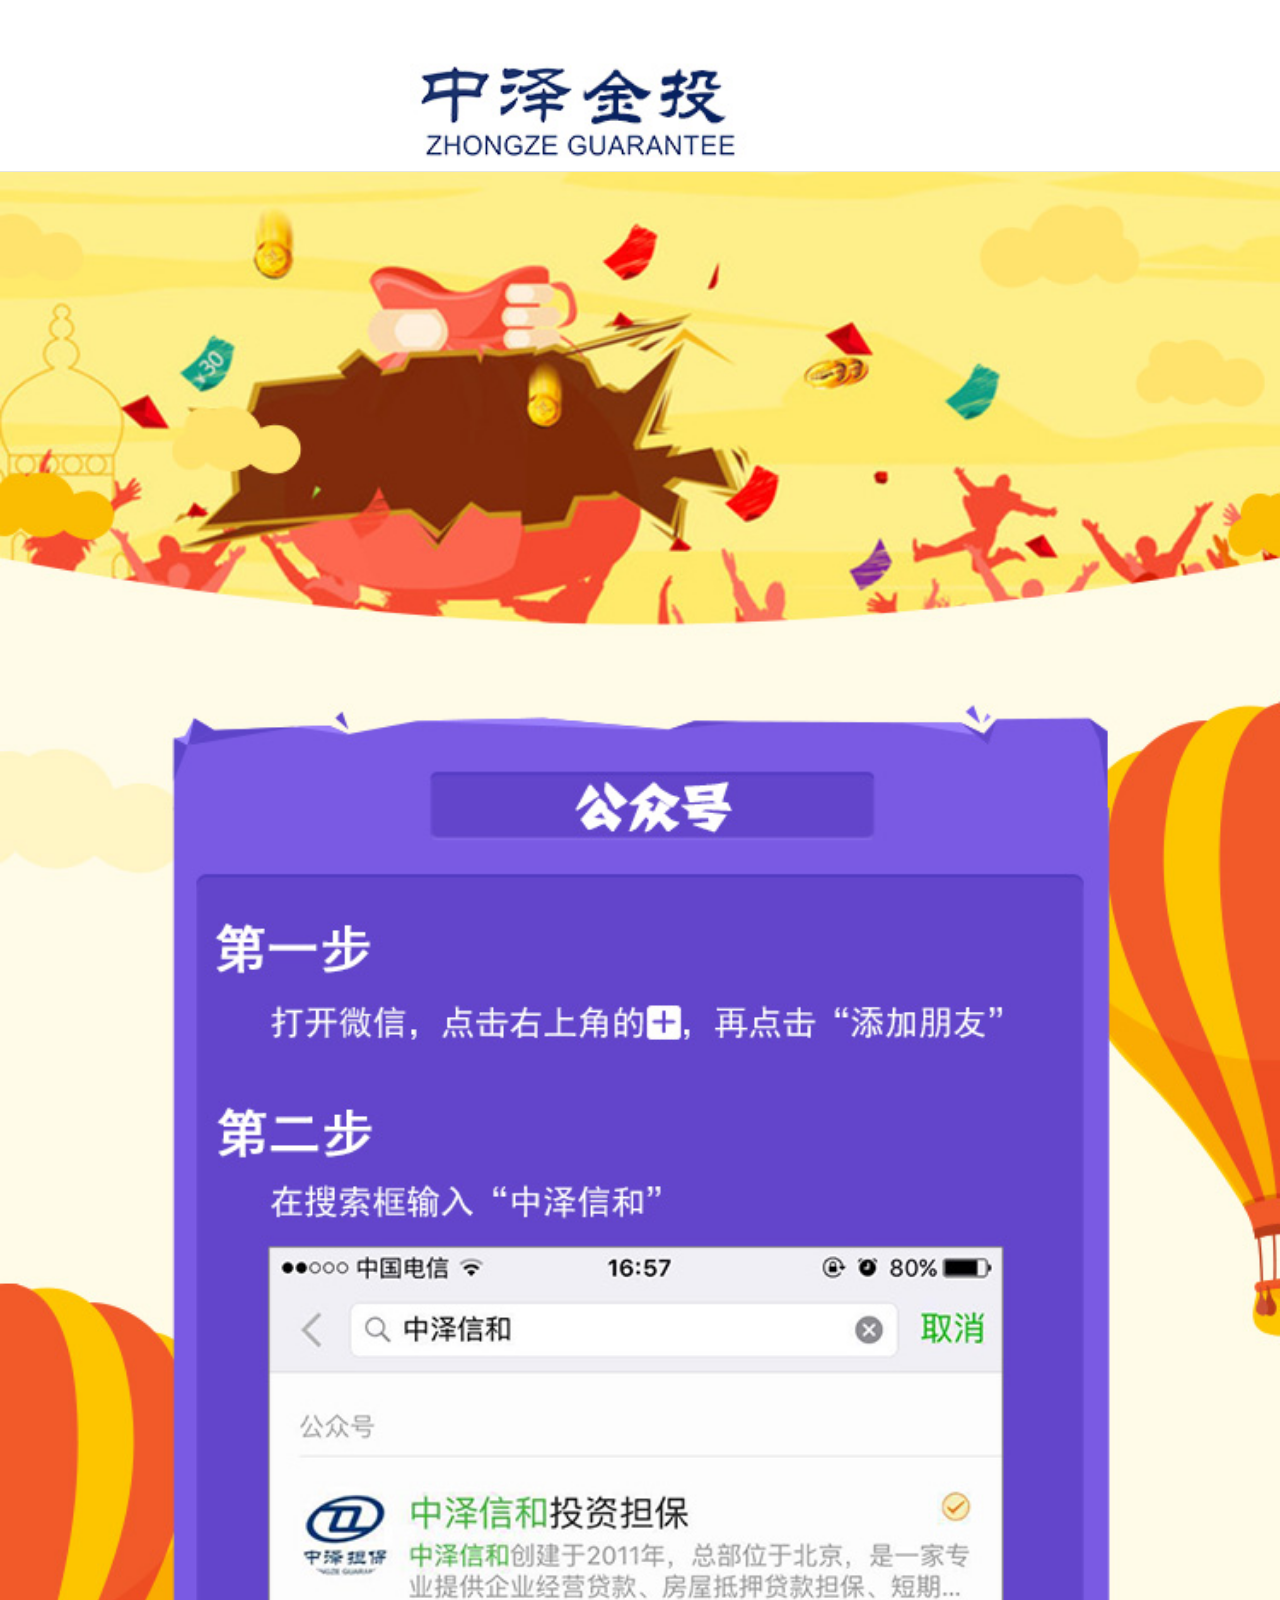
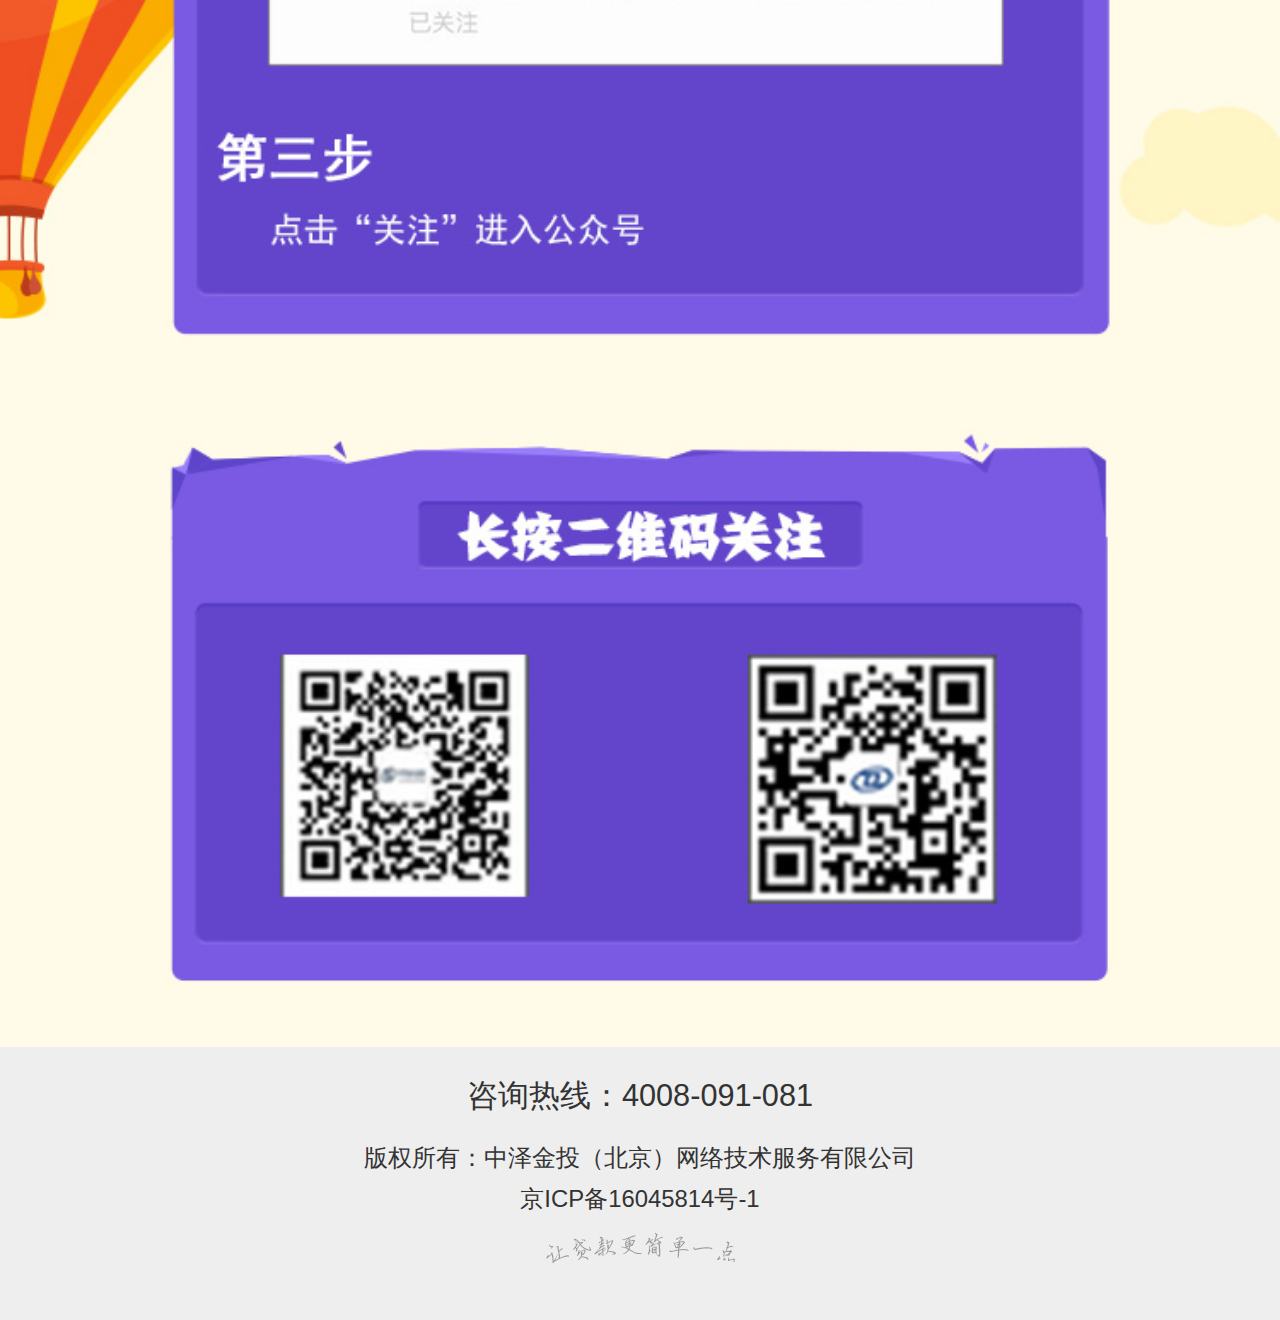
<file: focus.html>
<!DOCTYPE html >
<html>

	<head>
		<meta charset="utf-8">
		<meta name="viewport" content="initial-scale=1.0, maximum-scale=1.0, user-scalable=no" />
		<title></title>
		<link rel="stylesheet" href="css/public.css" />
		<link rel="stylesheet" href="css/register.css" />
		<link rel="stylesheet" href="//at.alicdn.com/t/font_2nh5fn03gg9442t9.css" />
		<link rel="stylesheet" href="css/head.css" />
		<link rel="stylesheet" href="css/bottom.css" />
		<link rel="stylesheet" href="css/foot.css" />
		<link rel="stylesheet" href="css/focus.css" />
		<script type="text/javascript">
			document.addEventListener('plusready', function() {
				//console.log("所有plus api都应该在此事件发生后调用，否则会出现plus is undefined。"

			});
		</script>
	</head>

	<body>
		<!--头部-->
		<div class="tit">
			<i class="iconfont icon-zuojiantou back"></i>
			<img src="img/logo_03.jpg" />
		</div>
		<!--关注方式-->
		<div class="focusUs">
			<img src="img/focus_02.jpg"/>
		</div>
		<!--底部版权-->
		<div class="bottom">
			<p class="first">
				<i class="iconfont icon-dianhua"></i>
				<span>咨询热线：4008-091-081</span>
			</p>
			<p class="second">
				版权所有：中泽金投（北京）网络技术服务有限公司
			</p>
			<p class="third">
				京ICP备16045814号-1
			</p>
			<p class="four">
				<img src="img/b_logo_28.jpg">
			</p>
		</div>
		<script type="text/javascript" src="js/zepto.min.js"></script>
		<script type="text/javascript" src="js/yewu.js" ></script>

	</body>

</html>
</file>
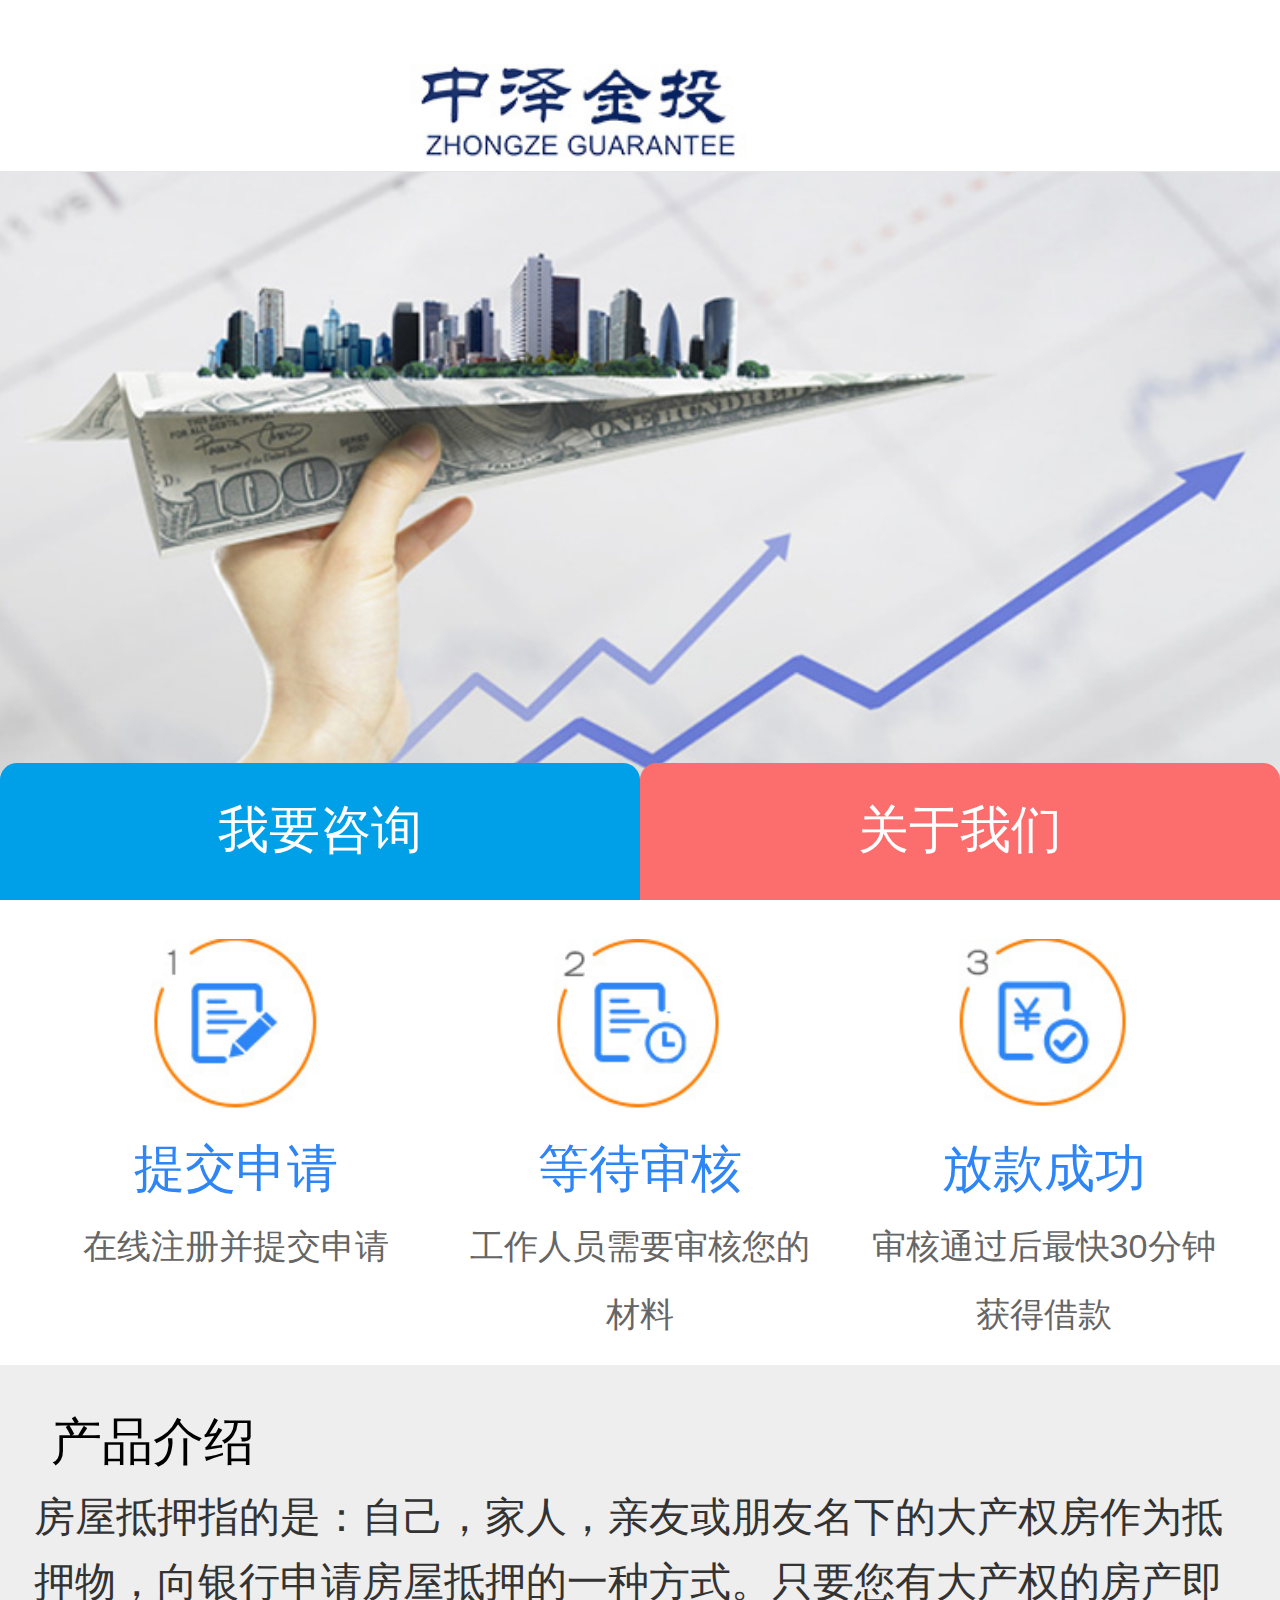
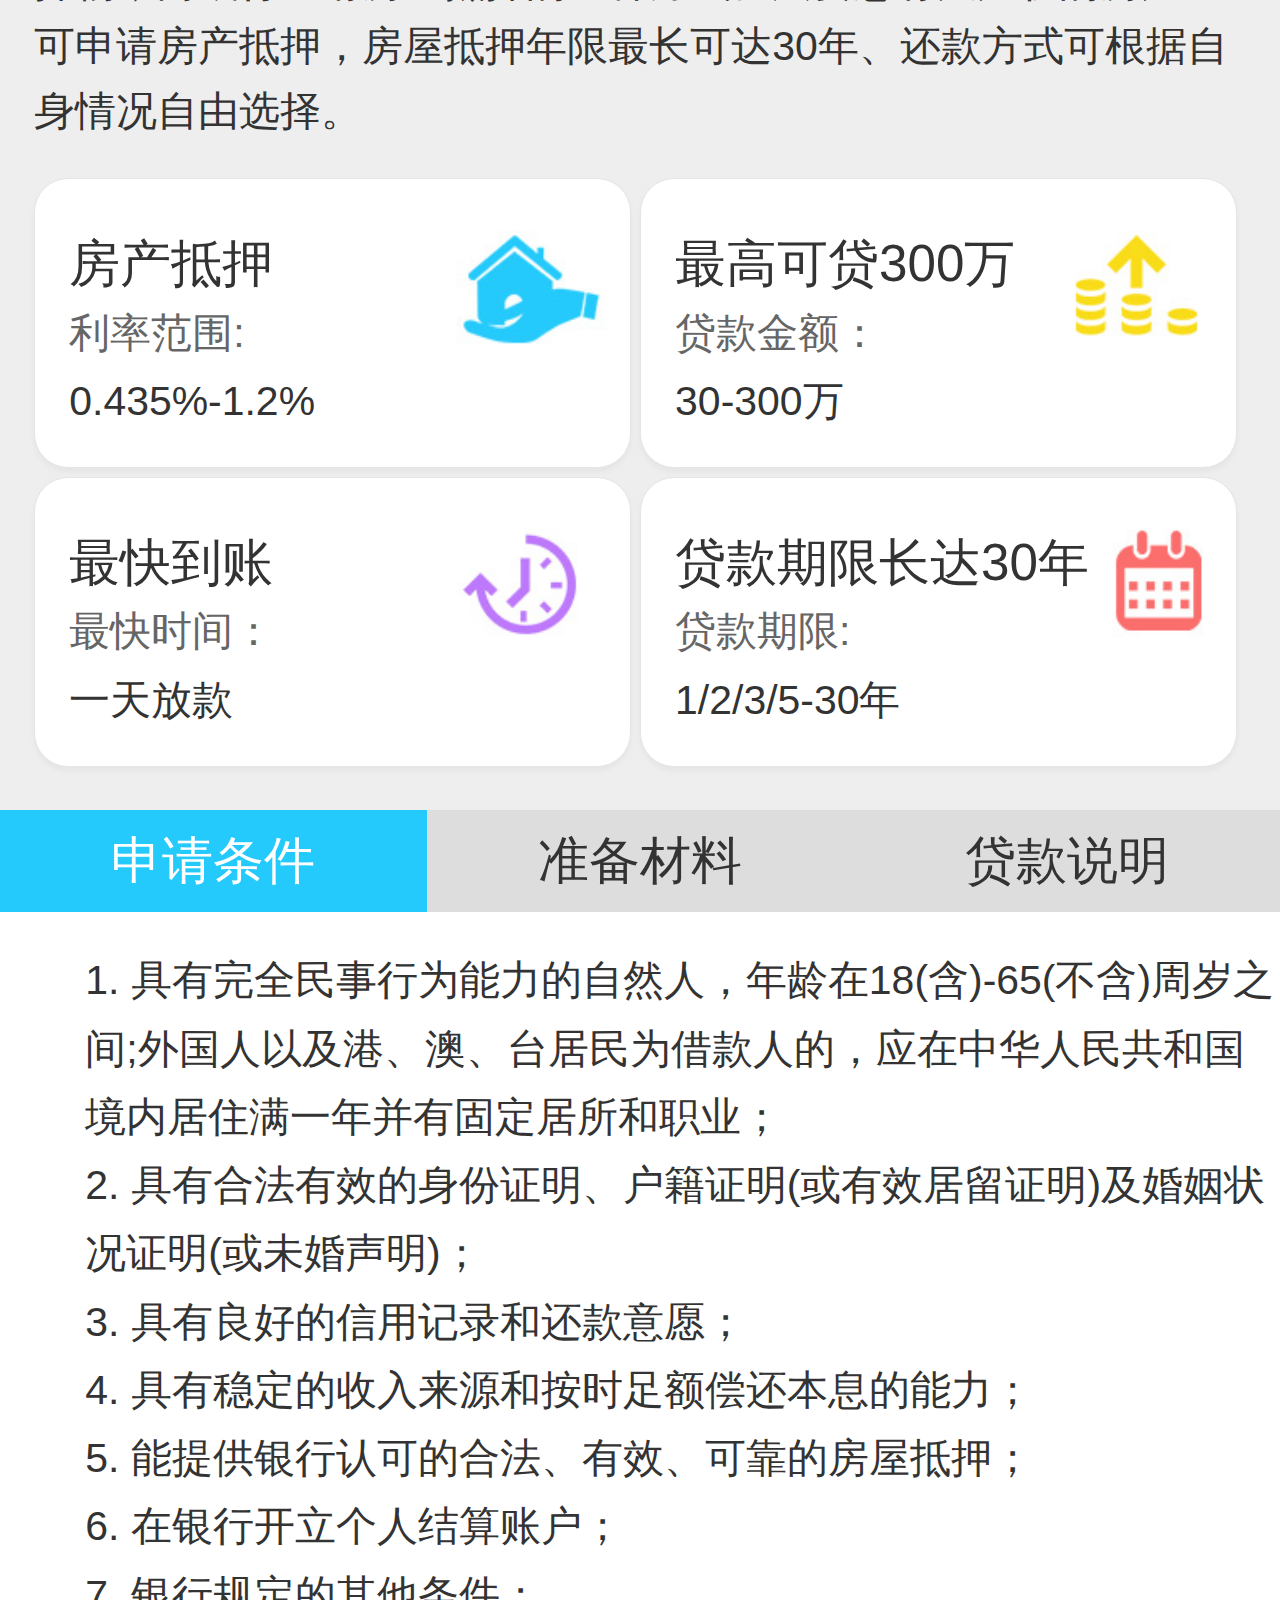
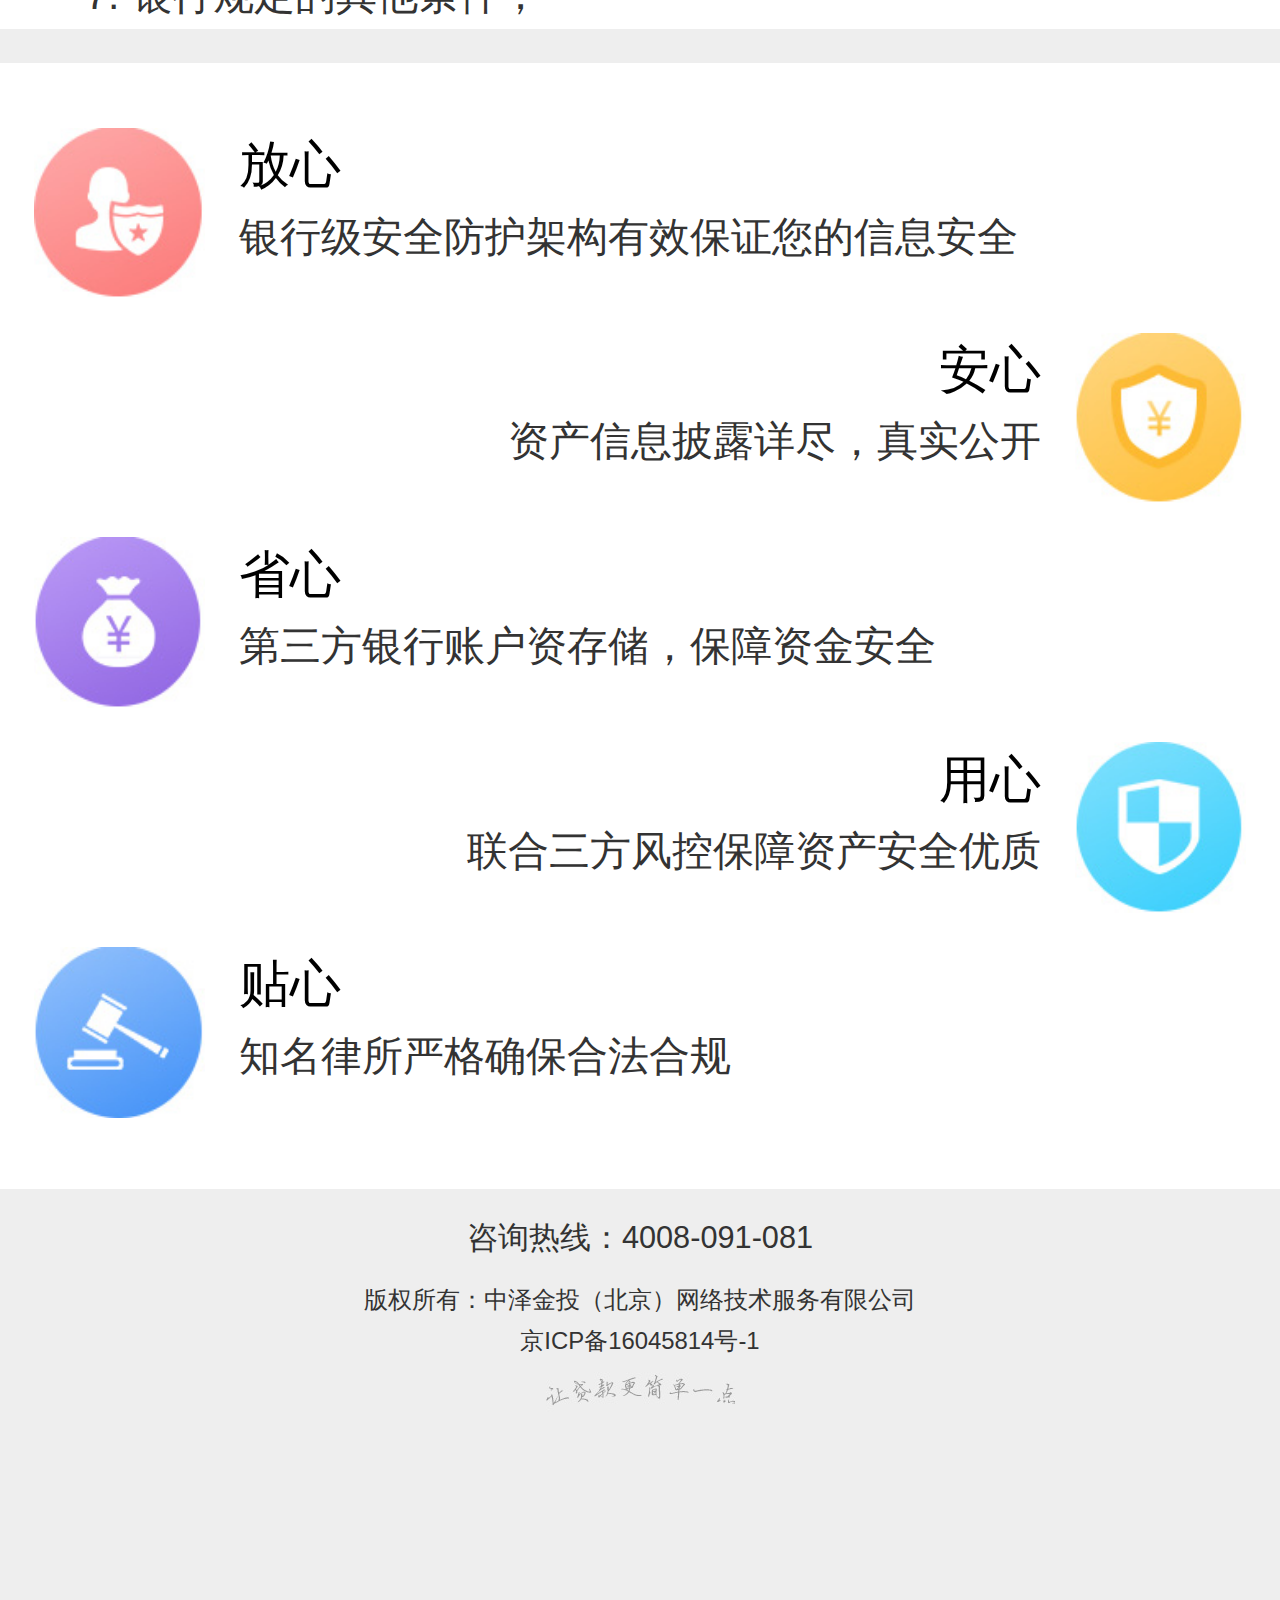
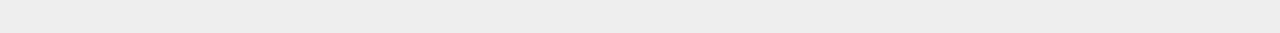
<file: houseMortgage.html>
<!DOCTYPE html>
<html>

	<head>
		<meta charset="utf-8">
		<meta name="viewport" content="initial-scale=1.0, maximum-scale=1.0, user-scalable=no" />
		<title></title>
		<link rel="stylesheet" href="css/public.css" />
		<link rel="stylesheet" href="css/register.css" />
		<link rel="stylesheet" href="//at.alicdn.com/t/font_2nh5fn03gg9442t9.css" />
		<link rel="stylesheet" href="css/bottom.css" />
		<link rel="stylesheet" href="css/foot.css" />
		<link rel="stylesheet" href="css/yewu.css" />
	</head>

	<body>
		<div class="wrapper">
			<!--头部-->
			<div class="tit">
				<i class="iconfont icon-zuojiantou back"></i>
				<img src="img/logo_03.jpg" />
			</div>
			<div class="top">

				<div class="banner">
					<img src="img/yewu_banner_02.jpg" />
				</div>
			</div>
			<!--流程展示-->
			<div class="display clearfix">
				<dl>
					<dt>
						<img  src="img/yewu_display_08.jpg" />
					</dt>
					<dd class="first">
						提交申请
					</dd>
					<dd class="second">
						<p>在线注册并提交申请</p>
					</dd>
				</dl>
				<dl>
					<dt>
						<img  src="img/yewu_display_05.jpg" />
					</dt>
					<dd class="first">
						等待审核
					</dd>
					<dd class="second">
						<p>工作人员需要审核您的材料</p>
					</dd>
				</dl>
				<dl>
					<dt>
						<img  src="img/yewu_display_11.jpg" />
					</dt>
					<dd class="first">
						放款成功
					</dd>
					<dd class="second">
						<p>审核通过后最快30分钟获得借款</p>
					</dd>
				</dl>
			</div>
			<!--产品介绍-->
			<div class="product-introduce clearfix">
				<span>产品介绍</span>
				<p>房屋抵押指的是：自己，家人，亲友或朋友名下的大产权房作为抵押物，向银行申请房屋抵押的一种方式。只要您有大产权的房产即可申请房产抵押，房屋抵押年限最长可达30年、还款方式可根据自身情况自由选择。</p>
				<div class="product_display ">
					<dl>
						<dt>
							<img  src="img/yewu_product_17.jpg">
						</dt>
						<dd class="first">
							房产抵押
						</dd>
						<dd class="second">
							利率范围:
						</dd>
						<dd class="third">
							0.435%-1.2%
						</dd>
					</dl>
					<dl>
						<dt>
							<img  src="img/yewu_product_20.jpg">
						</dt>
						<dd class="first">
							最高可贷300万
						</dd>
						<dd class="second">
							贷款金额：
						</dd>
						<dd class="third">
							30-300万
						</dd>
					</dl>
					<dl>
						<dt>
							<img  src="img/yewu_product_26.jpg">
						</dt>
						<dd class="first">
							最快到账
						</dd>
						<dd class="second">
							最快时间：
						</dd>
						<dd class="third">
							一天放款
						</dd>
					</dl>
					<dl>
						<dt>
							<img  src="img/unsecured_07.jpg" style="width:0.7rem;height:0.7rem">
						</dt>
						<dd class="first">
							贷款期限长达30年
						</dd>
						<dd class="second">
							贷款期限:
						</dd>
						<dd class="third">
							1/2/3/5-30年
						</dd>
					</dl>
				</div>
			</div>
			<!--申请条件-->
			<div class="apply-condition clearfix">
				<div class="menue clearfix">
					<ul class="clearfix">
						<li class="active">申请条件</li>
						<li>准备材料</li>
						<li>贷款说明</li>
					</ul>
				</div>
				<div class="content">
					<ol class="active">
						<li>具有完全民事行为能力的自然人，年龄在18(含)-65(不含)周岁之间;外国人以及港、澳、台居民为借款人的，应在中华人民共和国境内居住满一年并有固定居所和职业；</li>
						<li>具有合法有效的身份证明、户籍证明(或有效居留证明)及婚姻状况证明(或未婚声明)；</li>
						<li>具有良好的信用记录和还款意愿；</li>
						<li>具有稳定的收入来源和按时足额偿还本息的能力； </li>
						<li>能提供银行认可的合法、有效、可靠的房屋抵押；</li>
						<li> 在银行开立个人结算账户；</li>
						<li> 银行规定的其他条件；</li>
					</ol>
					<ol>
						<li>借款人及其配偶有效身份证件、户籍证明(户口簿或其他有效居住证明)、婚姻状况证明原件及复印件；</li>
						<li>个人收入证明，如个人纳税证明、工资薪金证明、投资收益证明、在银行近6个月内的平均金融资产证明等；</li>
						<li>资金用途证明或声明；</li>
						<li>抵押房产权属证明，如果抵押房产已办理了土地使用权证，则土地使用权证应同时提供；</li>
						<li>银行要求提供的其他文件或资料；</li>
					</ol>
					<ol>
						<li>资料齐全，最快1天放款，让您只需上门1次，即可获得无担保贷款；</li>
						<li>用于装修、旅游、进修、婚庆等个人消费，以及采购、资金周转等企业经营；</li>
					</ol>
				</div>
			</div>
			<div class="advantage">
				<dl>
					<dt>
						<img src="img/advantage_03.jpg" alt="" />
					</dt>
					<dd class="first ">
						<p>放心</p>
					</dd>
					<dd class="second ">
						<p>银行级安全防护架构有效保证您的信息安全</p>
					</dd>
				</dl>
				<dl>
					<dt>
						<img src="img/advantage_07.jpg" alt="" />
					</dt>
					<dd class="first ">
						<p>安心</p>
					</dd>
					<dd class="second ">
						<p>资产信息披露详尽，真实公开</p>
					</dd>
				</dl>
				<dl>
					<dt>
						<img src="img/advantage_11.jpg" alt="" />
					</dt>
					<dd class="first ">
						<p>省心</p>
					</dd>
					<dd class="second ">
						<p>第三方银行账户资存储，保障资金安全</p>
					</dd>
				</dl>
				<dl>
					<dt>
						<img src="img/advantage_14.jpg" alt="" />
					</dt>
					<dd class="first ">
						<p>用心</p>
					</dd>
					<dd class="second ">
						<p>联合三方风控保障资产安全优质</p>
					</dd>
				</dl>
				<dl>
					<dt>
						<img src="img/advantage_16.jpg" alt="" />
					</dt>
					<dd class="first ">
						<p>贴心</p>
					</dd>
					<dd class="second ">
						<p>知名律所严格确保合法合规</p>
					</dd>
				</dl>
			</div>
			<div class="bottom">
				<p class="first">
					<i class="iconfont icon-dianhua"></i>
					<span>咨询热线：4008-091-081</span>
				</p>
				<p class="second">
					版权所有：中泽金投（北京）网络技术服务有限公司
				</p>
				<p class="third">
					京ICP备16045814号-1
				</p>
				<p class="four">
					<img src="img/b_logo_28.jpg">
				</p>
			</div>
			<!--底部-->
			<div class="foot">
				<a>
					<div class="first">
						<span>我要咨询</span>
					</div>
				</a>
				<a href="aboutUs.html">
					<div class="second">
						<span>关于我们</span>
					</div>
				</a>
			</div>
		</div>
	</body>
	<script type="text/javascript" src="js/zepto.min.js"></script>
	<script type="text/javascript" src="js/yewu.js"></script>

</html>
</file>
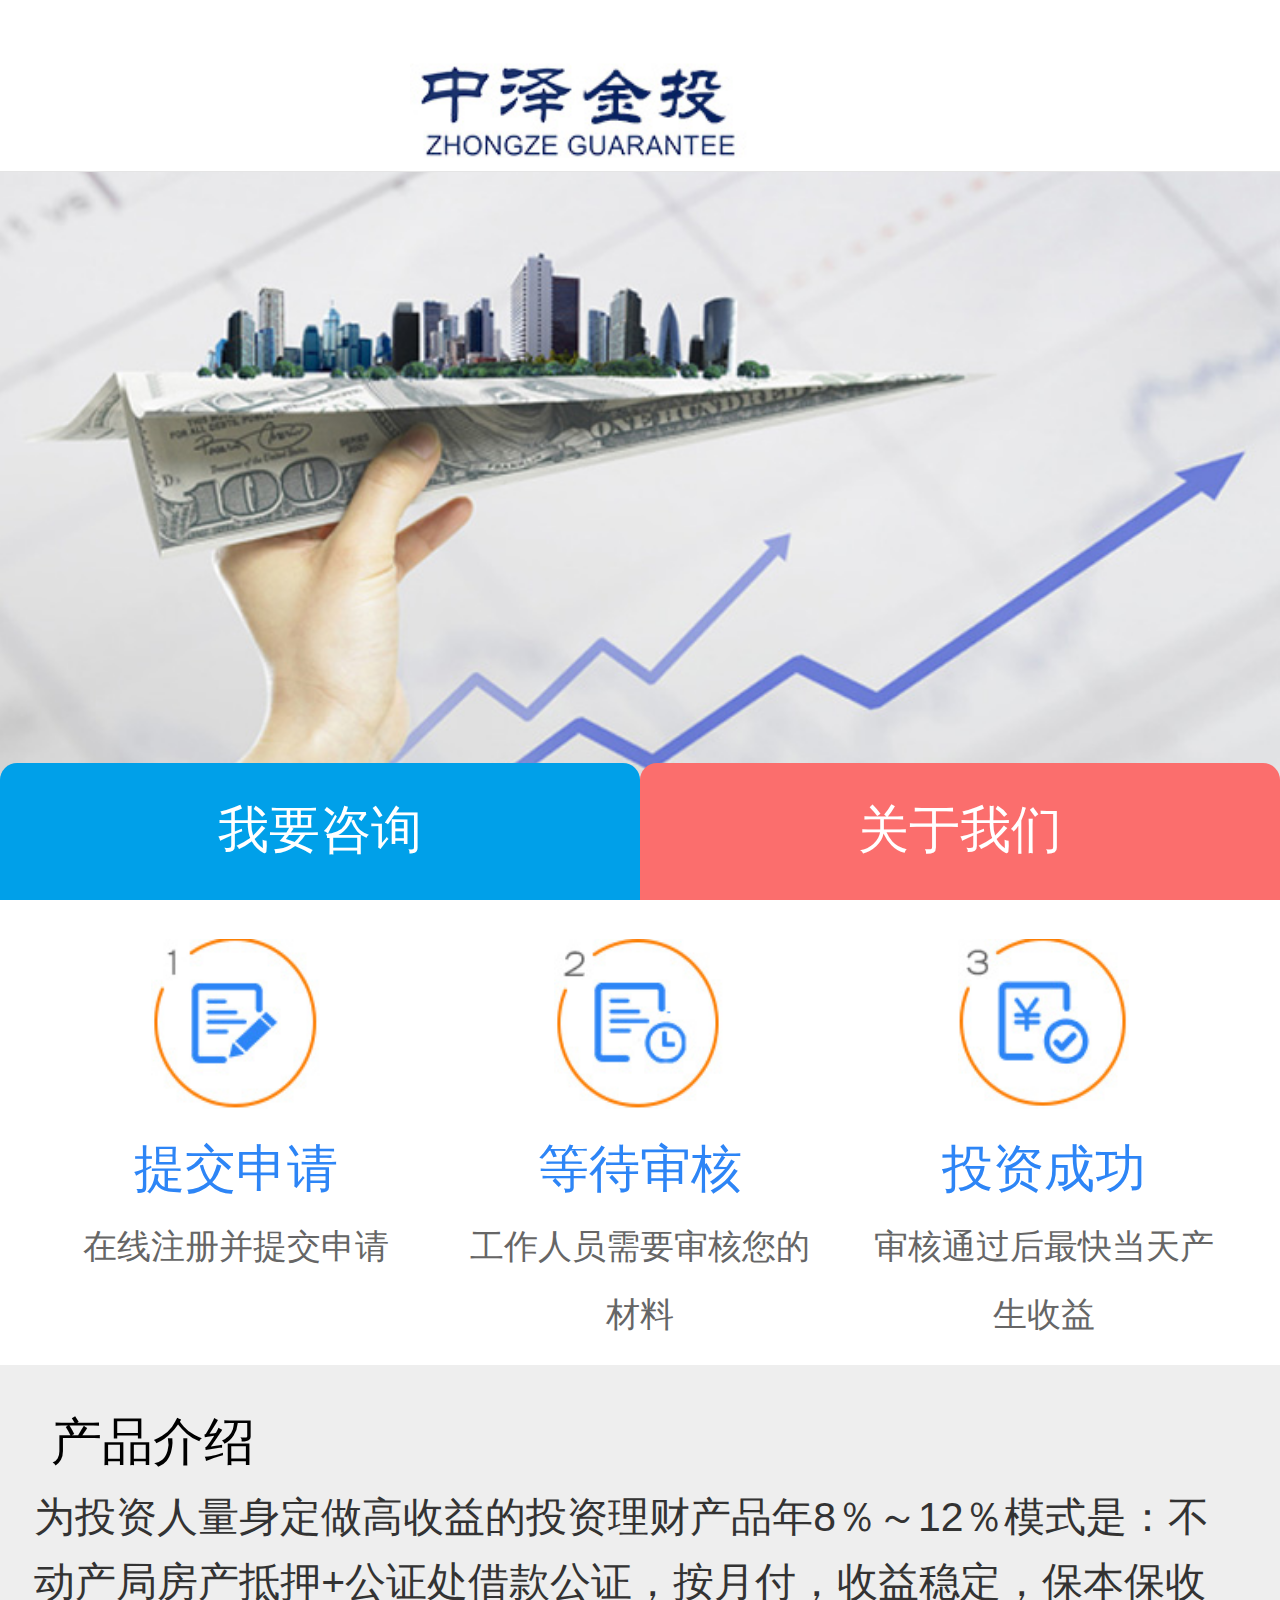
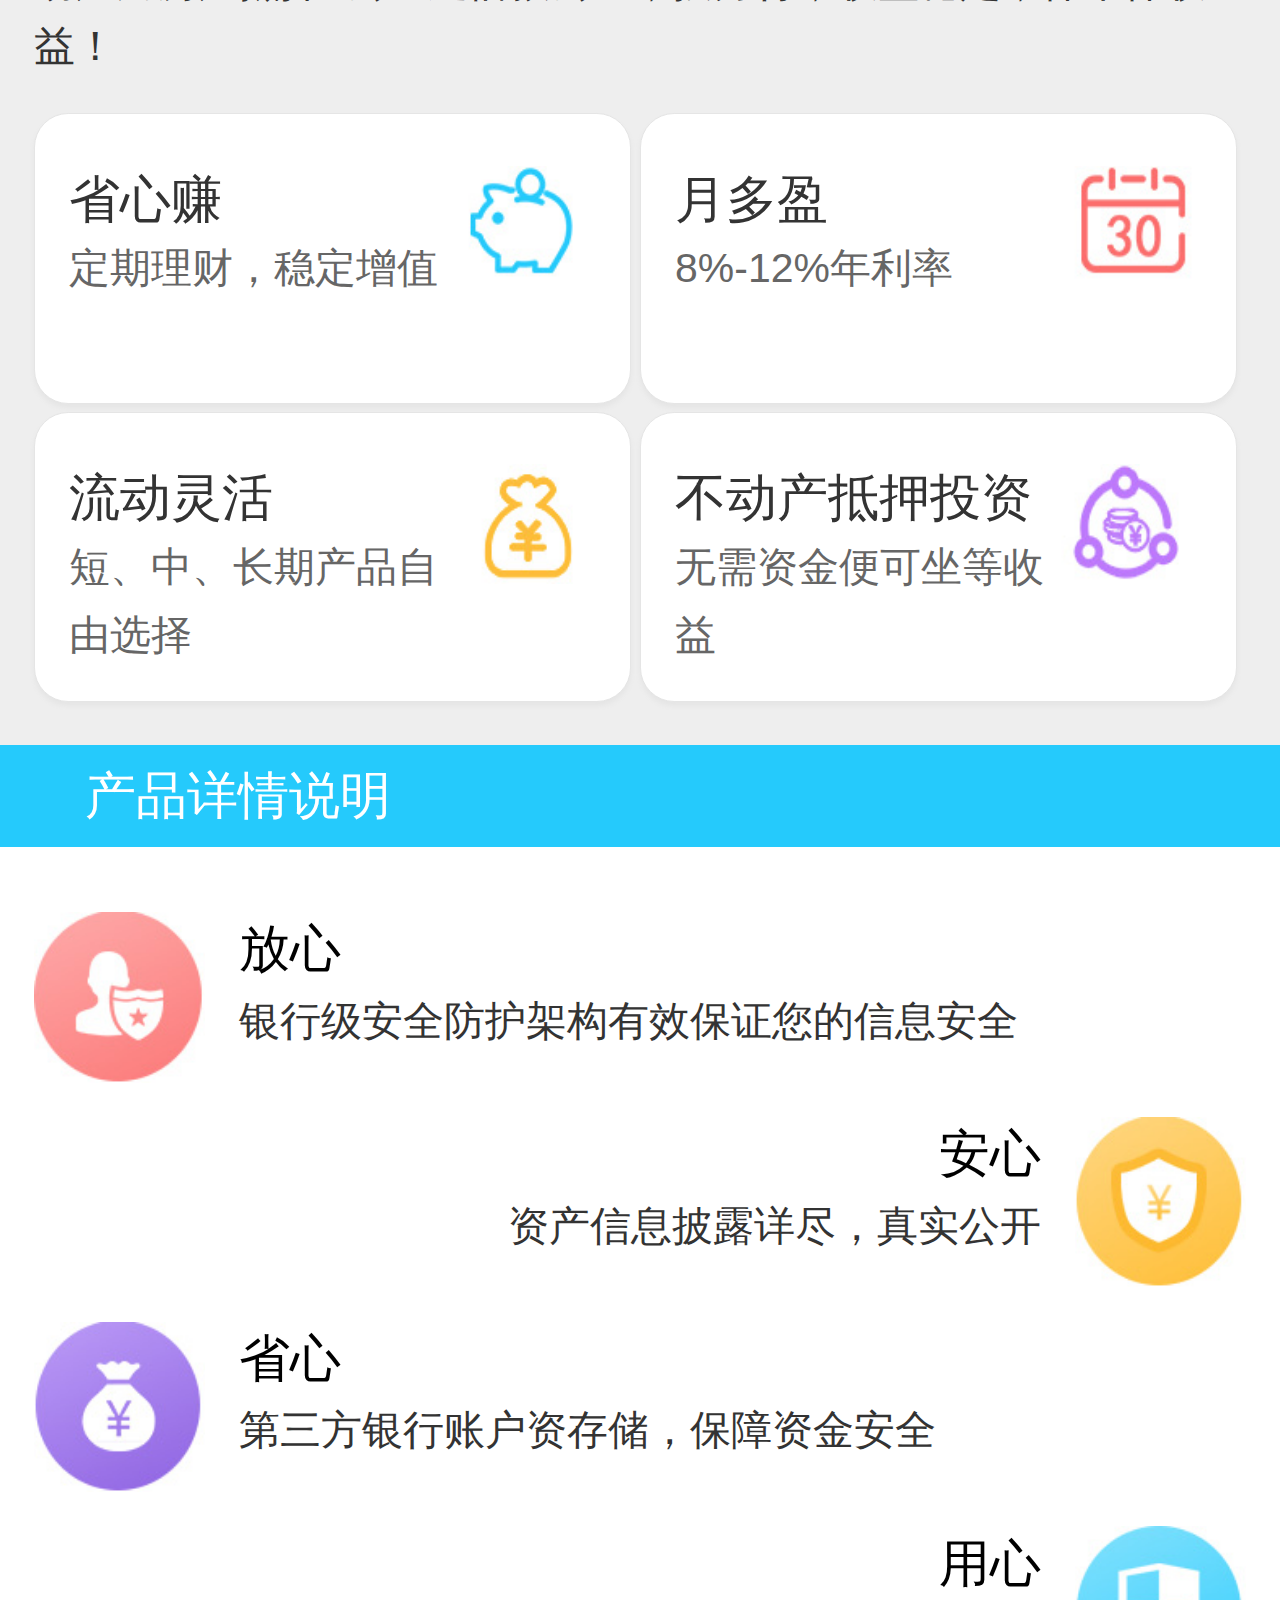
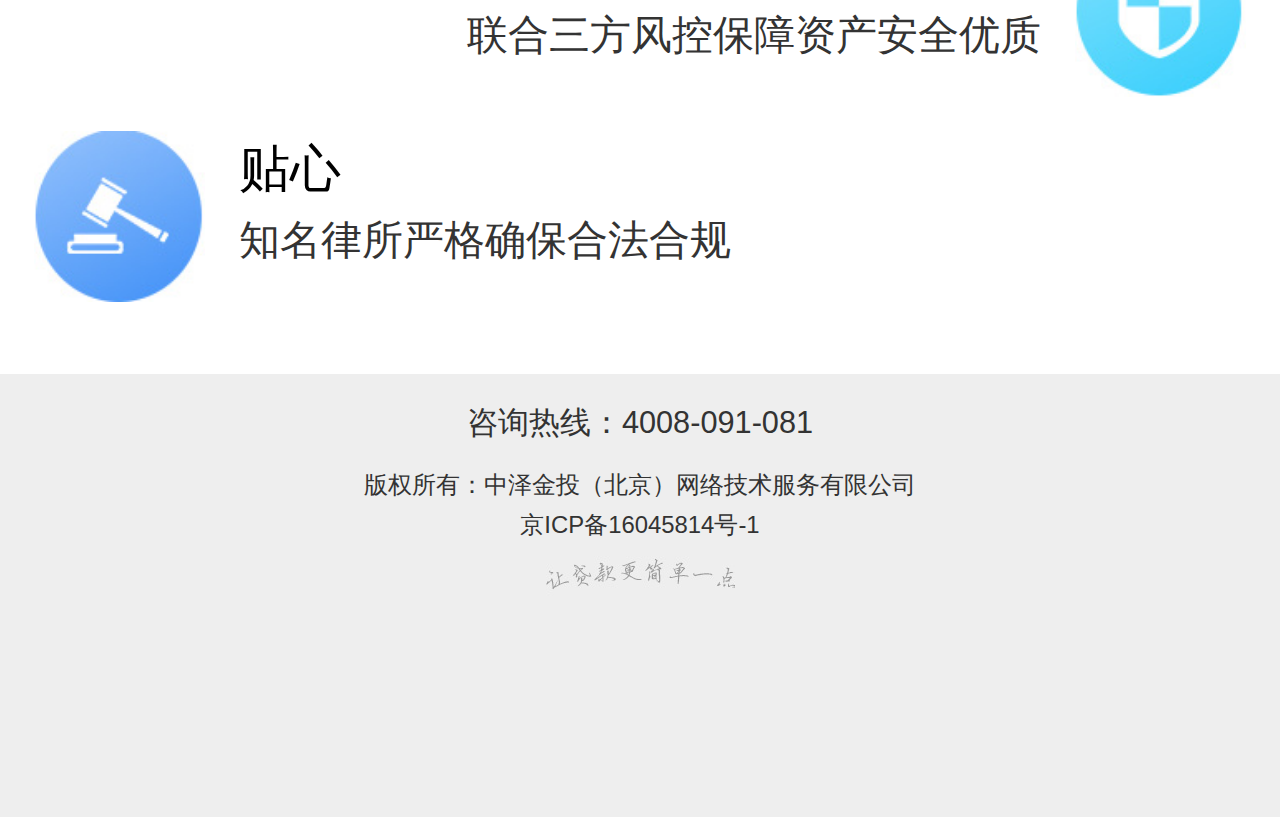
<file: investingFinancing.html>
<!DOCTYPE html>
<html>

	<head>
		<meta charset="utf-8">
		<meta name="viewport" content="initial-scale=1.0, maximum-scale=1.0, user-scalable=no" />
		<title></title>
		<link rel="stylesheet" href="css/public.css" />
		<link rel="stylesheet" href="css/register.css" />
		<link rel="stylesheet" href="//at.alicdn.com/t/font_2nh5fn03gg9442t9.css" />
		<link rel="stylesheet" href="css/bottom.css" />
		<link rel="stylesheet" href="css/foot.css" />
		<link rel="stylesheet" href="css/yewu.css" />
	</head>

	<body>
		<div class="wrapper">
			<!--头部-->
			<div class="tit">
				<i class="iconfont icon-zuojiantou back"></i>
				<img src="img/logo_03.jpg" />
			</div>
			<div class="top">
				<div class="banner">
					<img src="img/yewu_banner_02.jpg" />
				</div>
			</div>
			<!--流程展示-->
			<div class="display clearfix">
				<dl>
					<dt>
						<img  src="img/yewu_display_08.jpg" />
					</dt>
					<dd class="first">
						提交申请
					</dd>
					<dd class="second">
						<p>在线注册并提交申请</p>
					</dd>
				</dl>
				<dl>
					<dt>
						<img  src="img/yewu_display_05.jpg" />
					</dt>
					<dd class="first">
						等待审核
					</dd>
					<dd class="second">
						<p>工作人员需要审核您的材料</p>
					</dd>
				</dl>
				<dl>
					<dt>
						<img  src="img/yewu_display_11.jpg" />
					</dt>
					<dd class="first">
						投资成功
					</dd>
					<dd class="second">
						<p>审核通过后最快当天产生收益</p>
					</dd>
				</dl>
			</div>
			<!--产品介绍-->
			<div class="product-introduce clearfix">
				<span>产品介绍</span>
				<p>为投资人量身定做高收益的投资理财产品年8％～12％模式是：不动产局房产抵押+公证处借款公证，按月付，收益稳定，保本保收益！</p>
				<div class="product_display ">
					<dl>
						<dt>
							<img  src="img/investFinace_03.jpg">
						</dt>
						<dd class="first">
							省心赚
						</dd>
						<dd class="second">
							定期理财，稳定增值
						</dd>
					</dl>
					<dl>
						<dt>
							<img  src="img/investFinace_06.jpg">
						</dt>
						<dd class="first">
							月多盈
						</dd>
						<dd class="second">
							8%-12%年利率
						</dd>
					</dl>
					<dl>
						<dt>
							<img  src="img/investFinace_10.jpg">
						</dt>
						<dd class="first">
							流动灵活
						</dd>
						<dd class="second">
							短、中、长期产品自由选择
						</dd>
					</dl>
					<dl>
						<dt>
							<img  src="img/investFinace_11.jpg">
						</dt>
						<dd class="first">
							不动产抵押投资
						</dd>
						<dd class="second">
							无需资金便可坐等收益
						</dd>
					</dl>
				</div>
			</div>
			<div class="product-detail">
				<div class="head">
					<span>产品详情说明</span><i class="iconfont icon-shangjiantou dis-bnt"></i>
				</div>
				<div class="detail">
					<ol>
						<li>您作为出资人，把资金只借给用北京房产做抵押的借款人（能上市交易的房产），借款人的房产抵押到您的名下。公司作为担保方，通过房产抵押和借款强制执行公证两个重要手续来保证您的资金安全！公司自投资合同签订日起，按月付给您1％的收益，年化收益是12％。 </li>
						<li>资金50万就可以起步，（0.8％月）模式简单易操作，不需要看盘分析不占用时间。只需要做两个手续。</li>
						<li>资金不定期回本，因为做短期借贷，根据借款人借款时长情况短期内不定期回本。</li>
						<li>安全且收益稳定。有不动产局房产抵押，公证处强制公证，借款人一旦无能力偿还债务公司优先代偿。收益每月付。</li>
						<li>资金灵活支配，投资客户如果在合同期间急使用资金！只需提前一个月内申请，一个月到期后合作终止！</li>
					</ol>
				</div>
			</div>
			<div class="advantage">
				<dl>
					<dt>
						<img src="img/advantage_03.jpg" alt="" />
					</dt>
					<dd class="first ">
						<p>放心</p>
					</dd>
					<dd class="second ">
						<p>银行级安全防护架构有效保证您的信息安全</p>
					</dd>
				</dl>
				<dl>
					<dt>
						<img src="img/advantage_07.jpg" alt="" />
					</dt>
					<dd class="first ">
						<p>安心</p>
					</dd>
					<dd class="second ">
						<p>资产信息披露详尽，真实公开</p>
					</dd>
				</dl>
				<dl>
					<dt>
						<img src="img/advantage_11.jpg" alt="" />
					</dt>
					<dd class="first ">
						<p>省心</p>
					</dd>
					<dd class="second ">
						<p>第三方银行账户资存储，保障资金安全</p>
					</dd>
				</dl>
				<dl>
					<dt>
						<img src="img/advantage_14.jpg" alt="" />
					</dt>
					<dd class="first ">
						<p>用心</p>
					</dd>
					<dd class="second ">
						<p>联合三方风控保障资产安全优质</p>
					</dd>
				</dl>
				<dl>
					<dt>
						<img src="img/advantage_16.jpg" alt="" />
					</dt>
					<dd class="first ">
						<p>贴心</p>
					</dd>
					<dd class="second ">
						<p>知名律所严格确保合法合规</p>
					</dd>
				</dl>
			</div>
			<div class="bottom">
				<p class="first">
					<i class="iconfont icon-dianhua"></i>
					<span>咨询热线：4008-091-081</span>
				</p>
				<p class="second">
					版权所有：中泽金投（北京）网络技术服务有限公司
				</p>
				<p class="third">
					京ICP备16045814号-1
				</p>
				<p class="four">
					<img src="img/b_logo_28.jpg">
				</p>
			</div>
			<!--底部-->
			<div class="foot">
				<a>
					<div class="first">
						<span>我要咨询</span>
					</div>
				</a>
				<a href="aboutUs.html">
					<div class="second">
						<span>关于我们</span>
					</div>
				</a>
			</div>
		</div>
	</body>
	<script type="text/javascript" src="js/zepto.min.js"></script>
	<script type="text/javascript" src="js/yewu.js"></script>
	<script type="text/javascript" src="js/investFinance.js" ></script>

</html>
</file>
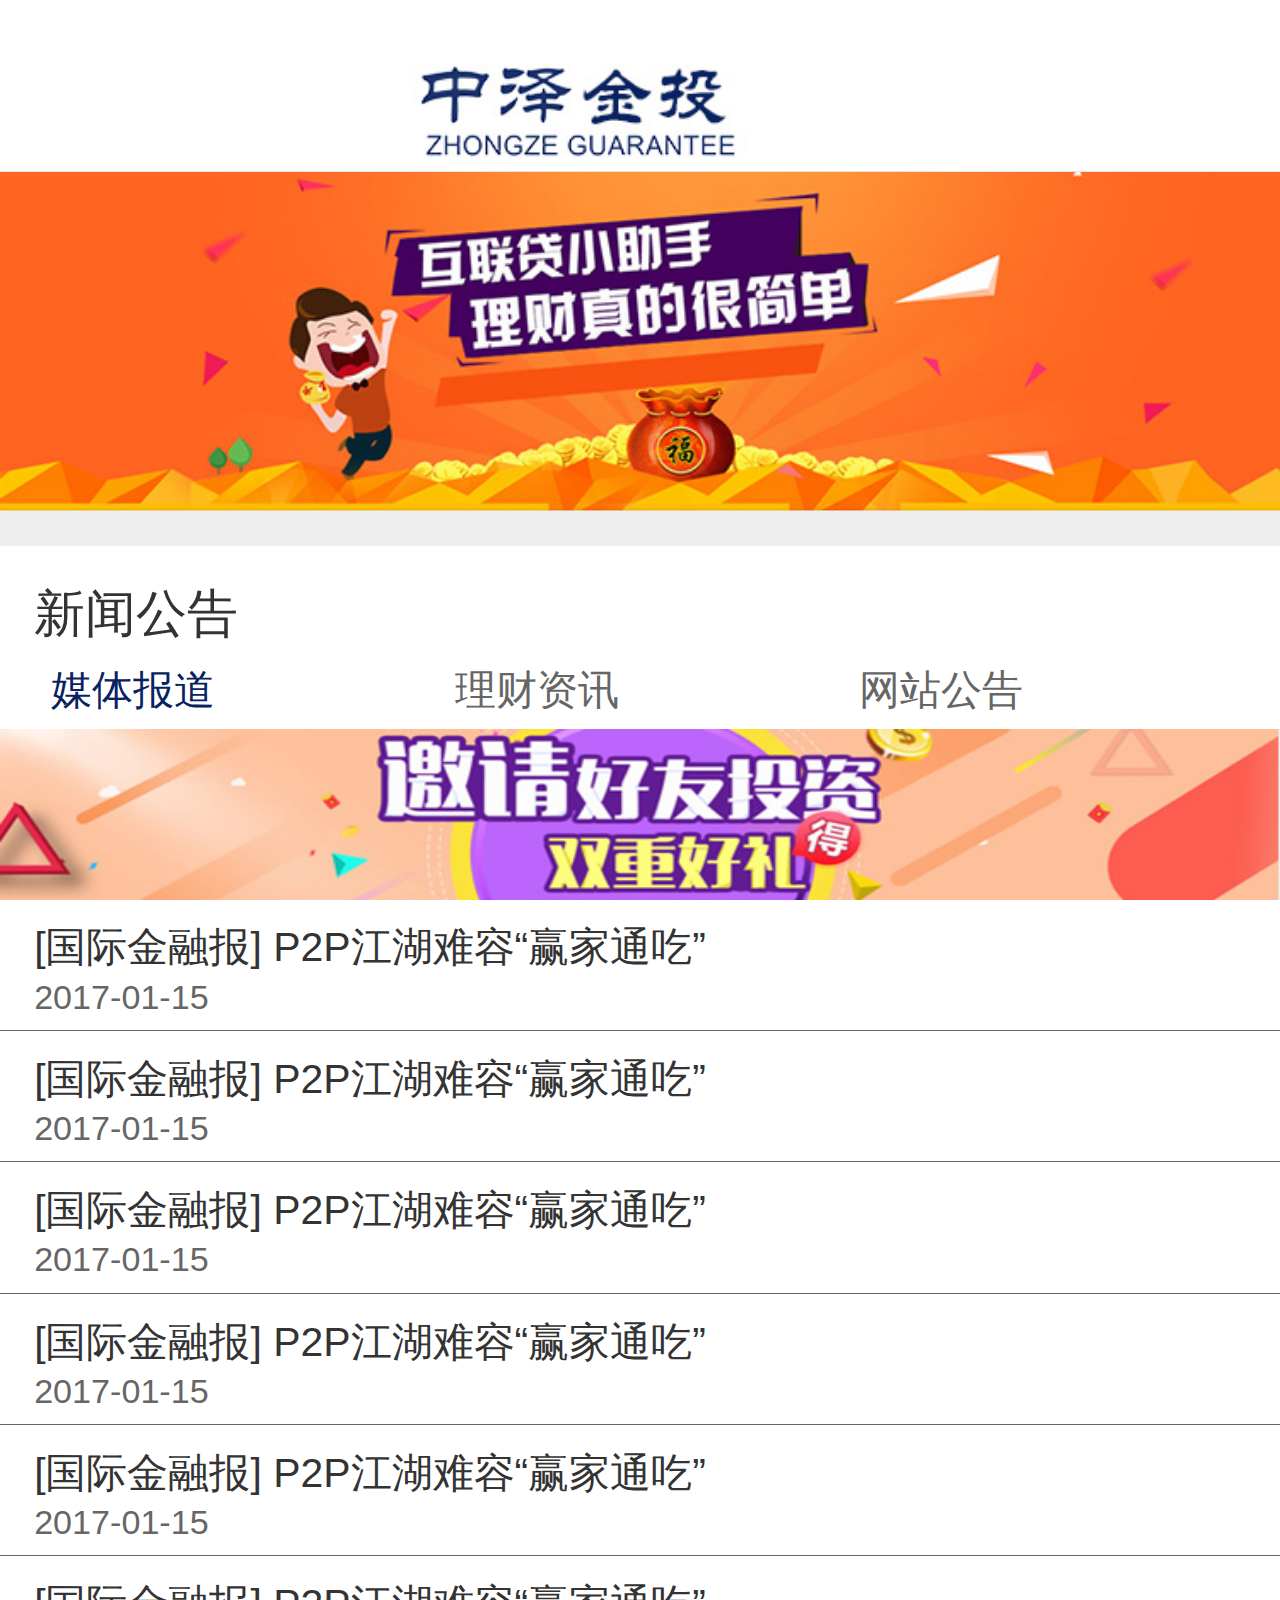
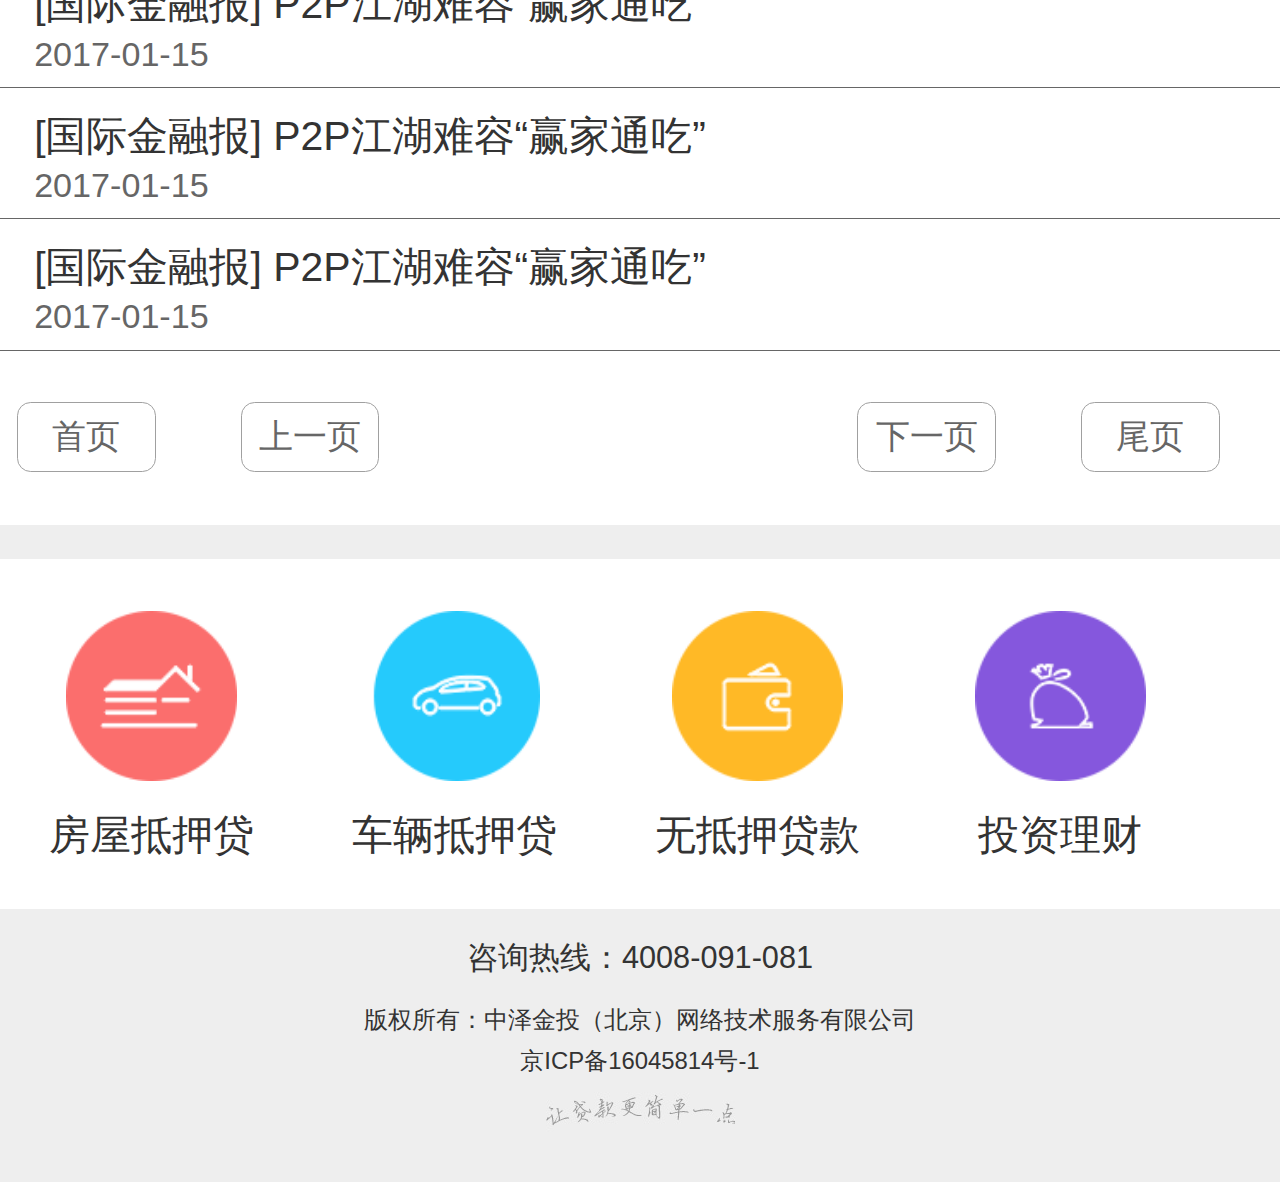
<file: moreNews-2.html>
<!DOCTYPE html>
<html>

	<head>
		<meta charset="UTF-8">
		<meta name="viewport" content="width=device-width,initial-scale=1,minimum-scale=1,maximum-scale=1,user-scalable=no" />
		<title></title>
		<link rel="stylesheet" type="text/css" href="css/public.css" />
		<link rel="stylesheet" type="text/css" href="css/register.css" />
		<link rel="stylesheet" href="css/bottom.css" />
		<link rel="stylesheet" href="css/news.css" />
		<link rel="stylesheet" href="css/jqpagination.css" />
		<link rel="stylesheet" type="text/css" href="//at.alicdn.com/t/font_2nh5fn03gg9442t9.css" />
	</head>

	<body>
		<!--头部-->
		<div class="tit">
			<i class="iconfont icon-zuojiantou back"></i>
			<img src="img/logo_03.jpg" />
		</div>
		<div class="top">
			<div class="banner">
				<img src="img/moreNew_02.jpg" />
			</div>
		</div>
		<!--各种新闻-->
		<div class="all-info">
			<div class="top">
				<p><span class="tittle">新闻公告</span></p>
				<ul class="clearfix new-class">
					<li class="active">
						<i class="iconfont icon-yuyin"></i><span>媒体报道</span>
					</li>
					<li>
						<i class="iconfont icon-zhinanzhen"></i><span>理财资讯</span>
					</li>
					<li>
						<i class="iconfont icon-laba"></i><span>网站公告</span>
					</li>
				</ul>
			</div>
			<!--新闻-->
			<div class="news">
				<a href="newContent.html">
					<dl class="newTittle">
						<dt><i class="iconfont icon-youjiantou"></i></dt>
						<dd class="headLine">[国际金融报] P2P江湖难容“赢家通吃”</dd>
						<dd class="time">2017-01-15</dd>
					</dl>
				</a>
				<a>
					<dl class="newTittle">
						<dt><i class="iconfont icon-youjiantou"></i></dt>
						<dd class="headLine">[国际金融报] P2P江湖难容“赢家通吃”</dd>
						<dd class="time">2017-01-15</dd>
					</dl>
				</a>
				
				<a>
					<dl class="newTittle">
						<dt><i class="iconfont icon-youjiantou"></i></dt>
						<dd class="headLine">[国际金融报] P2P江湖难容“赢家通吃”</dd>
						<dd class="time">2017-01-15</dd>
					</dl>
				</a>
				<a>
					<dl class="newTittle">
						<dt><i class="iconfont icon-youjiantou"></i></dt>
						<dd class="headLine">[国际金融报] P2P江湖难容“赢家通吃”</dd>
						<dd class="time">2017-01-15</dd>
					</dl>
				</a>
				<a>
					<dl class="newTittle">
						<dt><i class="iconfont icon-youjiantou"></i></dt>
						<dd class="headLine">[国际金融报] P2P江湖难容“赢家通吃”</dd>
						<dd class="time">2017-01-15</dd>
					</dl>
				</a>
				<a>
					<dl class="newTittle">
						<dt><i class="iconfont icon-youjiantou"></i></dt>
						<dd class="headLine">[国际金融报] P2P江湖难容“赢家通吃”</dd>
						<dd class="time">2017-01-15</dd>
					</dl>
				</a>
				<a>
					<dl class="newTittle">
						<dt><i class="iconfont icon-youjiantou"></i></dt>
						<dd class="headLine">[国际金融报] P2P江湖难容“赢家通吃”</dd>
						<dd class="time">2017-01-15</dd>
					</dl>
				</a>
				<a>
					<dl class="newTittle">
						<dt><i class="iconfont icon-youjiantou"></i></dt>
						<dd class="headLine">[国际金融报] P2P江湖难容“赢家通吃”</dd>
						<dd class="time">2017-01-15</dd>
					</dl>
				</a>
				<a>
					<dl class="newTittle">
						<dt><i class="iconfont icon-youjiantou"></i></dt>
						<dd class="headLine">[国际金融报] P2P江湖难容“赢家通吃”</dd>
						<dd class="time">2017-01-15</dd>
					</dl>
				</a>
				<div class="pagination">
					<a href="#" class="first" data-action="first">首页</a>
					<a href="#" class="previous" data-action="previous">上一页</a>
					<input type="text" readonly="readonly" data-max-page="40" onfocus="return false"/>
					<a href="#" class="next" data-action="next">下一页</a>
					<a href="#" class="last" data-action="last">尾页</a>
				</div>
			</div>

		</div>
        <!--各种业务-->
		<div id="product">
			<a href="houseMortgage.html">
				<div class="pdt">
					<img src="img/pdt1.png" />
					<span>房屋抵押贷</span>
				</div>
			</a>

			<a href="carMortgage.html">
				<div class="pdt">
					<img src="img/pdt2.png" />
					<span>车辆抵押贷</span>
				</div>
			</a>

			<a href="unsecured.html">
				<div class="pdt">
					<img src="img/pdt3.png" />
					<span>无抵押贷款</span>
				</div>
			</a>

			<a href="investingFinancing.html">
				<div class="pdt">
					<img src="img/pdt4.png" />
					<span>投资理财</span>
				</div>
			</a>

		</div>
		<!--版权声明-->
		<div class="bottom">
			<p class="first">
				<i class="iconfont icon-dianhua"></i>
				<span>咨询热线：4008-091-081</span>
			</p>
			<p class="second">
				版权所有：中泽金投（北京）网络技术服务有限公司
			</p>
			<p class="third">
				京ICP备16045814号-1
			</p>
			<p class="four">
				<img src="img/b_logo_28.jpg">
			</p>
		</div>
		<!--广告-->
		<div id="ad">
             <i class="iconfont icon-cross-ivt close"></i>
		</div>
	</body>

</html>
<script src="js/zepto.min.js" type="text/javascript" charset="utf-8"></script>
<script type="text/javascript" src="js/yewu.js"></script>
<script type="text/javascript" src="js/commenProblem.js"></script>
<script type="text/javascript" src="js/close.js" ></script>
<script type="text/javascript" src="js/jquery.jqpagination.min.js"></script>
<script type="text/javascript" src="js/news.js" ></script>
</file>
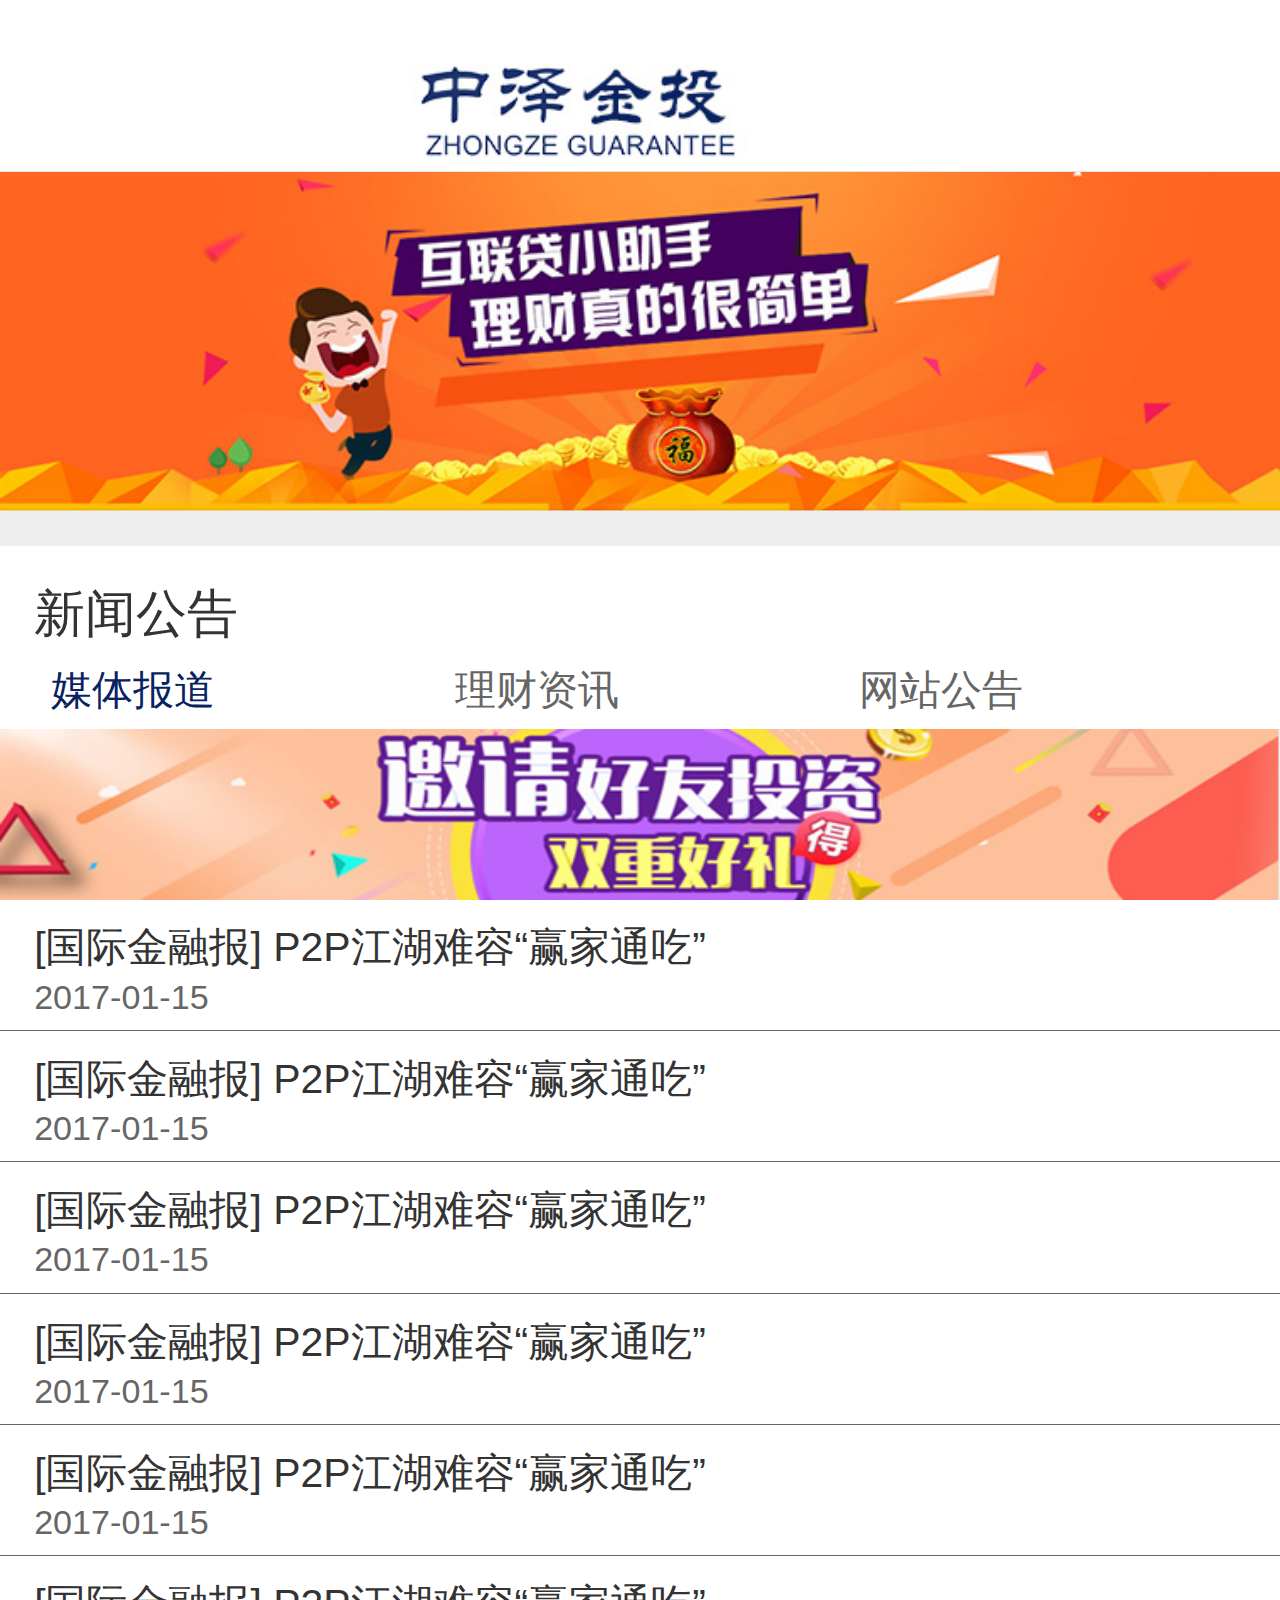
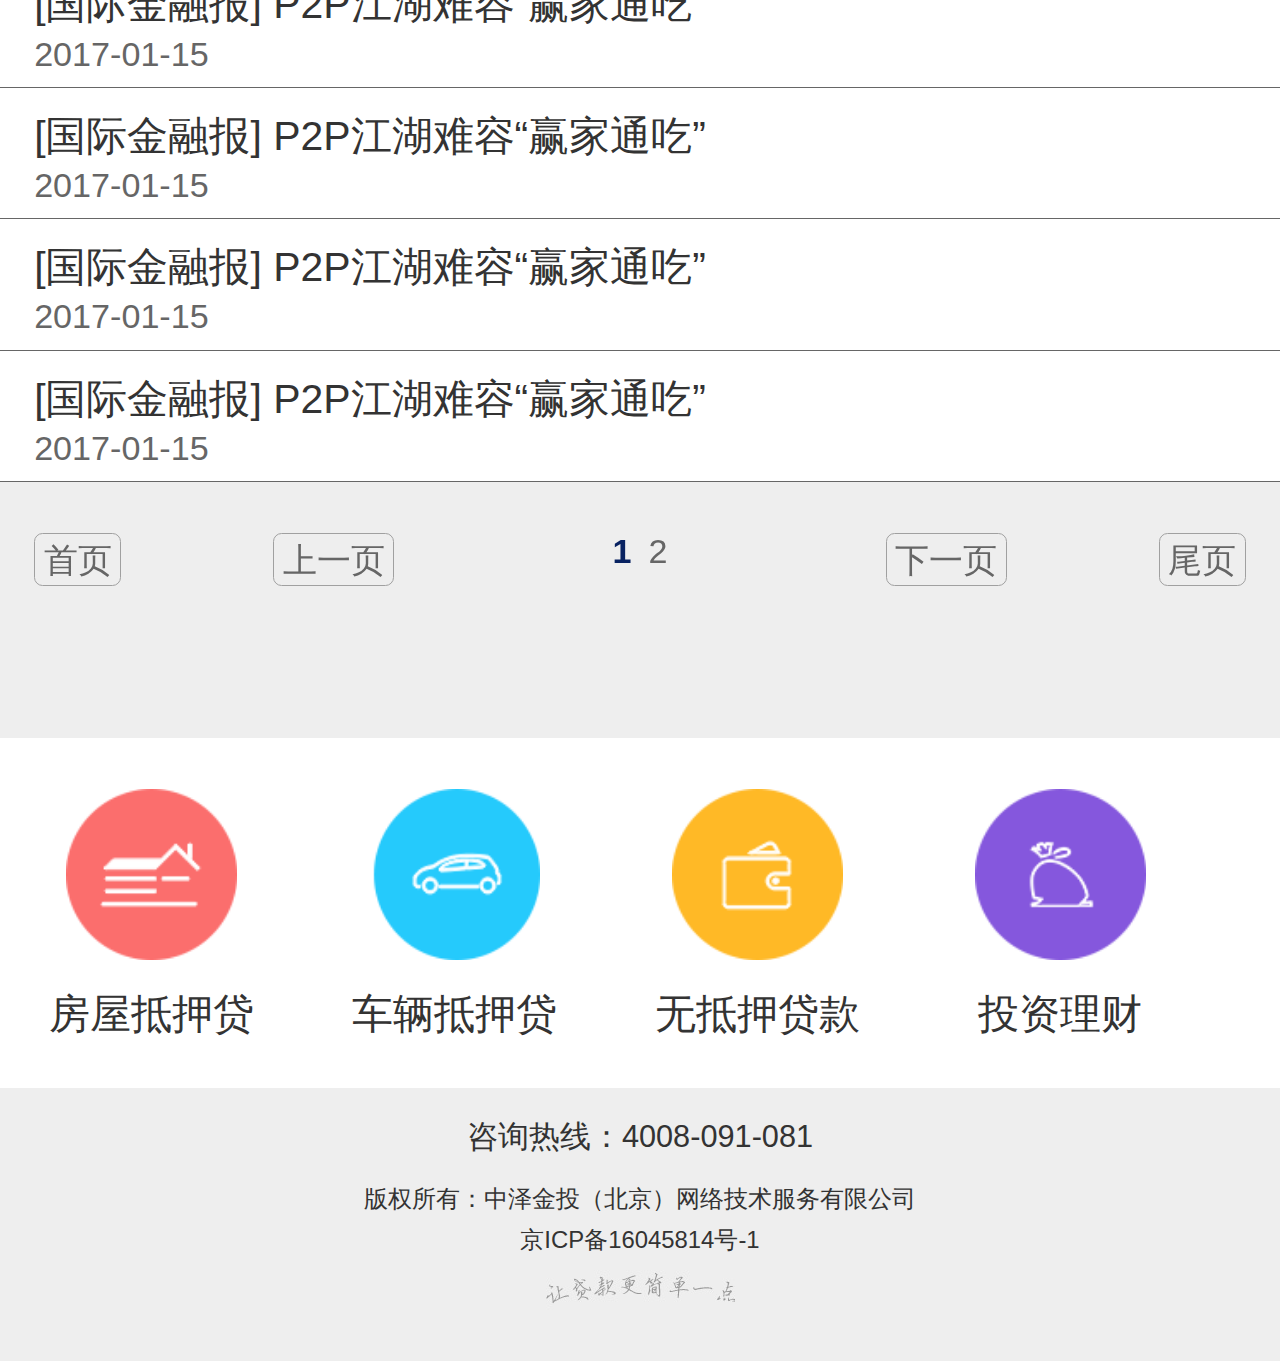
<file: moreNews.html>
<!DOCTYPE html>
<html>

	<head>
		<meta charset="UTF-8">
		<meta name="viewport" content="width=device-width,initial-scale=1,minimum-scale=1,maximum-scale=1,user-scalable=no" />
		<title></title>
		<link rel="stylesheet" type="text/css" href="css/public.css" />
		<link rel="stylesheet" type="text/css" href="css/register.css" />
		<link rel="stylesheet" href="css/bottom.css" />
		<link rel="stylesheet" href="css/news.css" />
		<link rel="stylesheet" href="css/jqpagination.css" />
		<link rel="stylesheet" type="text/css" href="//at.alicdn.com/t/font_2nh5fn03gg9442t9.css" />
	</head>

	<body>
		<!--头部-->
		<div class="tit">
			<i class="iconfont icon-zuojiantou back"></i>
			<img src="img/logo_03.jpg" />
		</div>
		<div class="top">
			<div class="banner">
				<img src="img/moreNew_02.jpg" />
			</div>
		</div>
		<!--各种新闻-->
		<div class="all-info">
			<div class="top">
				<p><span class="tittle">新闻公告</span></p>
				<ul class="clearfix new-class">
					<li class="active">
						<a href=#><i class="iconfont icon-yuyin"></i><span>媒体报道</span></a>
					</li>
					<li>
						<i class="iconfont icon-zhinanzhen"></i><span>理财资讯</span>
					</li>
					<li>
						<i class="iconfont icon-laba"></i><span>网站公告</span>
					</li>
				</ul>
			</div>
			<!--新闻-->
			<div class="news" id="itemContainer">
				<a href="newContent.html">
					<dl class="newTittle">
						<dt><i class="iconfont icon-youjiantou"></i></dt>
						<dd class="headLine">[国际金融报] P2P江湖难容“赢家通吃”</dd>
						<dd class="time">2017-01-15</dd>
					</dl>
				</a>
				<a>
					<dl class="newTittle">
						<dt><i class="iconfont icon-youjiantou"></i></dt>
						<dd class="headLine">[国际金融报] P2P江湖难容“赢家通吃”</dd>
						<dd class="time">2017-01-15</dd>
					</dl>
				</a>

				<a>
					<dl class="newTittle">
						<dt><i class="iconfont icon-youjiantou"></i></dt>
						<dd class="headLine">[国际金融报] P2P江湖难容“赢家通吃”</dd>
						<dd class="time">2017-01-15</dd>
					</dl>
				</a>
				<a>
					<dl class="newTittle">
						<dt><i class="iconfont icon-youjiantou"></i></dt>
						<dd class="headLine">[国际金融报] P2P江湖难容“赢家通吃”</dd>
						<dd class="time">2017-01-15</dd>
					</dl>
				</a>
				<a>
					<dl class="newTittle">
						<dt><i class="iconfont icon-youjiantou"></i></dt>
						<dd class="headLine">[国际金融报] P2P江湖难容“赢家通吃”</dd>
						<dd class="time">2017-01-15</dd>
					</dl>
				</a>
				<a>
					<dl class="newTittle">
						<dt><i class="iconfont icon-youjiantou"></i></dt>
						<dd class="headLine">[国际金融报] P2P江湖难容“赢家通吃”</dd>
						<dd class="time">2017-01-15</dd>
					</dl>
				</a>
				<a>
					<dl class="newTittle">
						<dt><i class="iconfont icon-youjiantou"></i></dt>
						<dd class="headLine">[国际金融报] P2P江湖难容“赢家通吃”</dd>
						<dd class="time">2017-01-15</dd>
					</dl>
				</a>
				<a>
					<dl class="newTittle">
						<dt><i class="iconfont icon-youjiantou"></i></dt>
						<dd class="headLine">[国际金融报] P2P江湖难容“赢家通吃”</dd>
						<dd class="time">2017-01-15</dd>
					</dl>
				</a>
				<a>
					<dl class="newTittle">
						<dt><i class="iconfont icon-youjiantou"></i></dt>
						<dd class="headLine">[国际金融报] P2P江湖难容“赢家通吃”</dd>
						<dd class="time">2017-01-15</dd>
					</dl>
				</a>
				<a>
					<dl class="newTittle">
						<dt><i class="iconfont icon-youjiantou"></i></dt>
						<dd class="headLine">[国际金融报] P2P江湖难容“赢家通吃”</dd>
						<dd class="time">2017-01-15</dd>
					</dl>
				</a>
				<a>
					<dl class="newTittle">
						<dt><i class="iconfont icon-youjiantou"></i></dt>
						<dd class="headLine">[国际金融报] P2P江湖难容“赢家通吃”</dd>
						<dd class="time">2017-01-15</dd>
					</dl>
				</a>
				<a>
					<dl class="newTittle">
						<dt><i class="iconfont icon-youjiantou"></i></dt>
						<dd class="headLine">[国际金融报] P2P江湖难容“赢家通吃”</dd>
						<dd class="time">2017-01-15</dd>
					</dl>
				</a>

			</div>
			<div id="tap">
				<div class="zs">
					<span id="page-panel"></span>
					<span id="page-pane2"></span>
					<span id="page-pane3"></span>
					<span id="page-pane4"></span>
				</div>
				<div class="holder"></div>
			</div>

		</div>
		<!--各种业务-->
		<div id="product">
			<a href="houseMortgage.html">
				<div class="pdt">
					<img src="img/pdt1.png" />
					<span>房屋抵押贷</span>
				</div>
			</a>

			<a href="carMortgage.html">
				<div class="pdt">
					<img src="img/pdt2.png" />
					<span>车辆抵押贷</span>
				</div>
			</a>

			<a href="unsecured.html">
				<div class="pdt">
					<img src="img/pdt3.png" />
					<span>无抵押贷款</span>
				</div>
			</a>

			<a href="investingFinancing.html">
				<div class="pdt">
					<img src="img/pdt4.png" />
					<span>投资理财</span>
				</div>
			</a>

		</div>
		<!--版权声明-->
		<div class="bottom">
			<p class="first">
				<i class="iconfont icon-dianhua"></i>
				<span>咨询热线：4008-091-081</span>
			</p>
			<p class="second">
				版权所有：中泽金投（北京）网络技术服务有限公司
			</p>
			<p class="third">
				京ICP备16045814号-1
			</p>
			<p class="four">
				<img src="img/b_logo_28.jpg">
			</p>
		</div>
		<!--广告-->
		<div id="ad">
			<i class="iconfont icon-cross-ivt close"></i>
		</div>
	</body>

</html>
<script type="text/javascript" src="js/jquery-2.2.3.min.js"></script>
<script type="text/javascript" src="js/yewu.js"></script>
<script type="text/javascript" src="js/commenProblem.js"></script>
<script type="text/javascript" src="js/close.js"></script>
<script type="text/javascript" src="js/jPages.js"></script>
<script type="text/javascript" src="js/news.js"></script>
<script>
	var r = window.location.search
	b = r.slice(r.indexOf("?id"));
	//alert(b)
	if(url.indexOf("?") != -1) {
		var str = url.substr(1)
		strs = str.split("&");
		for(i = 0; i < strs.length; i++) {
			alert(strs.length);
			alert(strs[i].split("=")[0]);
			alert(strs[i].split("=")[1]);
			alert(strs[i].split("=")[0], '＝', strs[i].split("=")[1], '<br>');
		}
	}
</script>
</file>
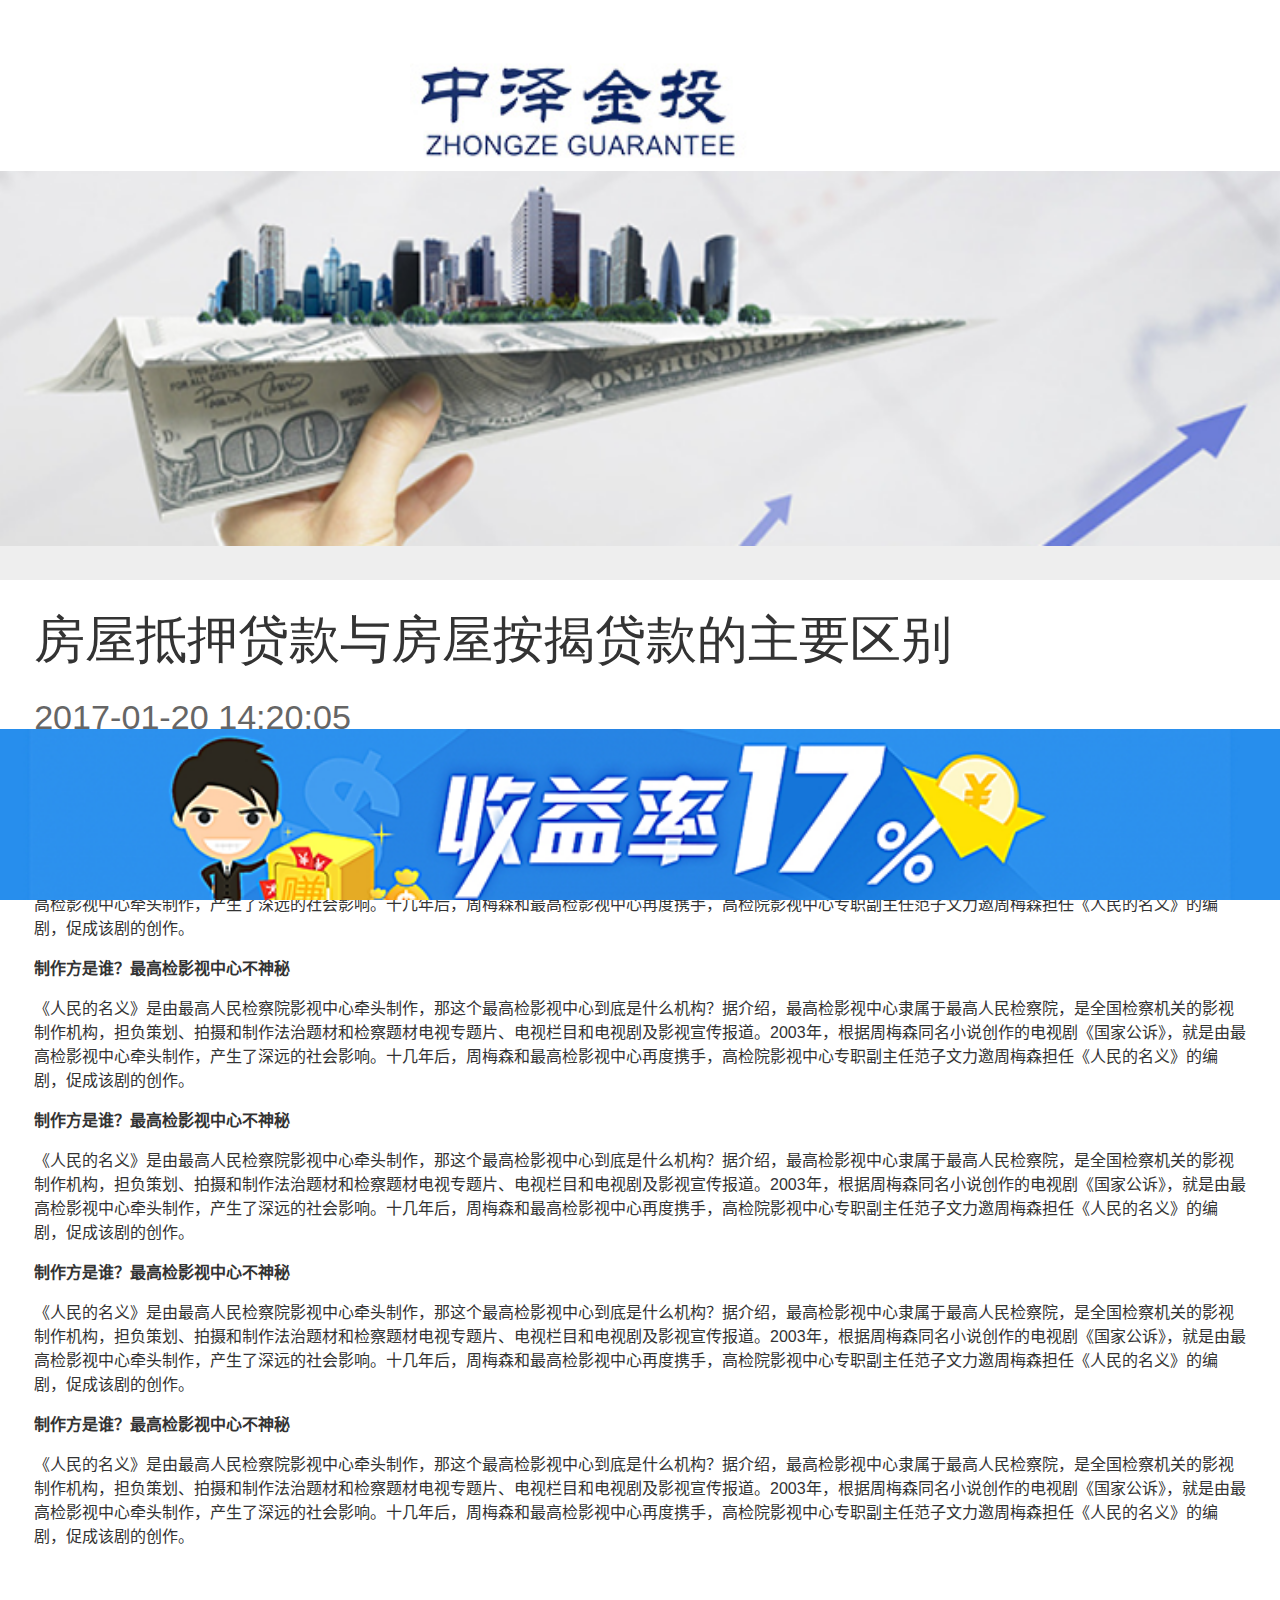
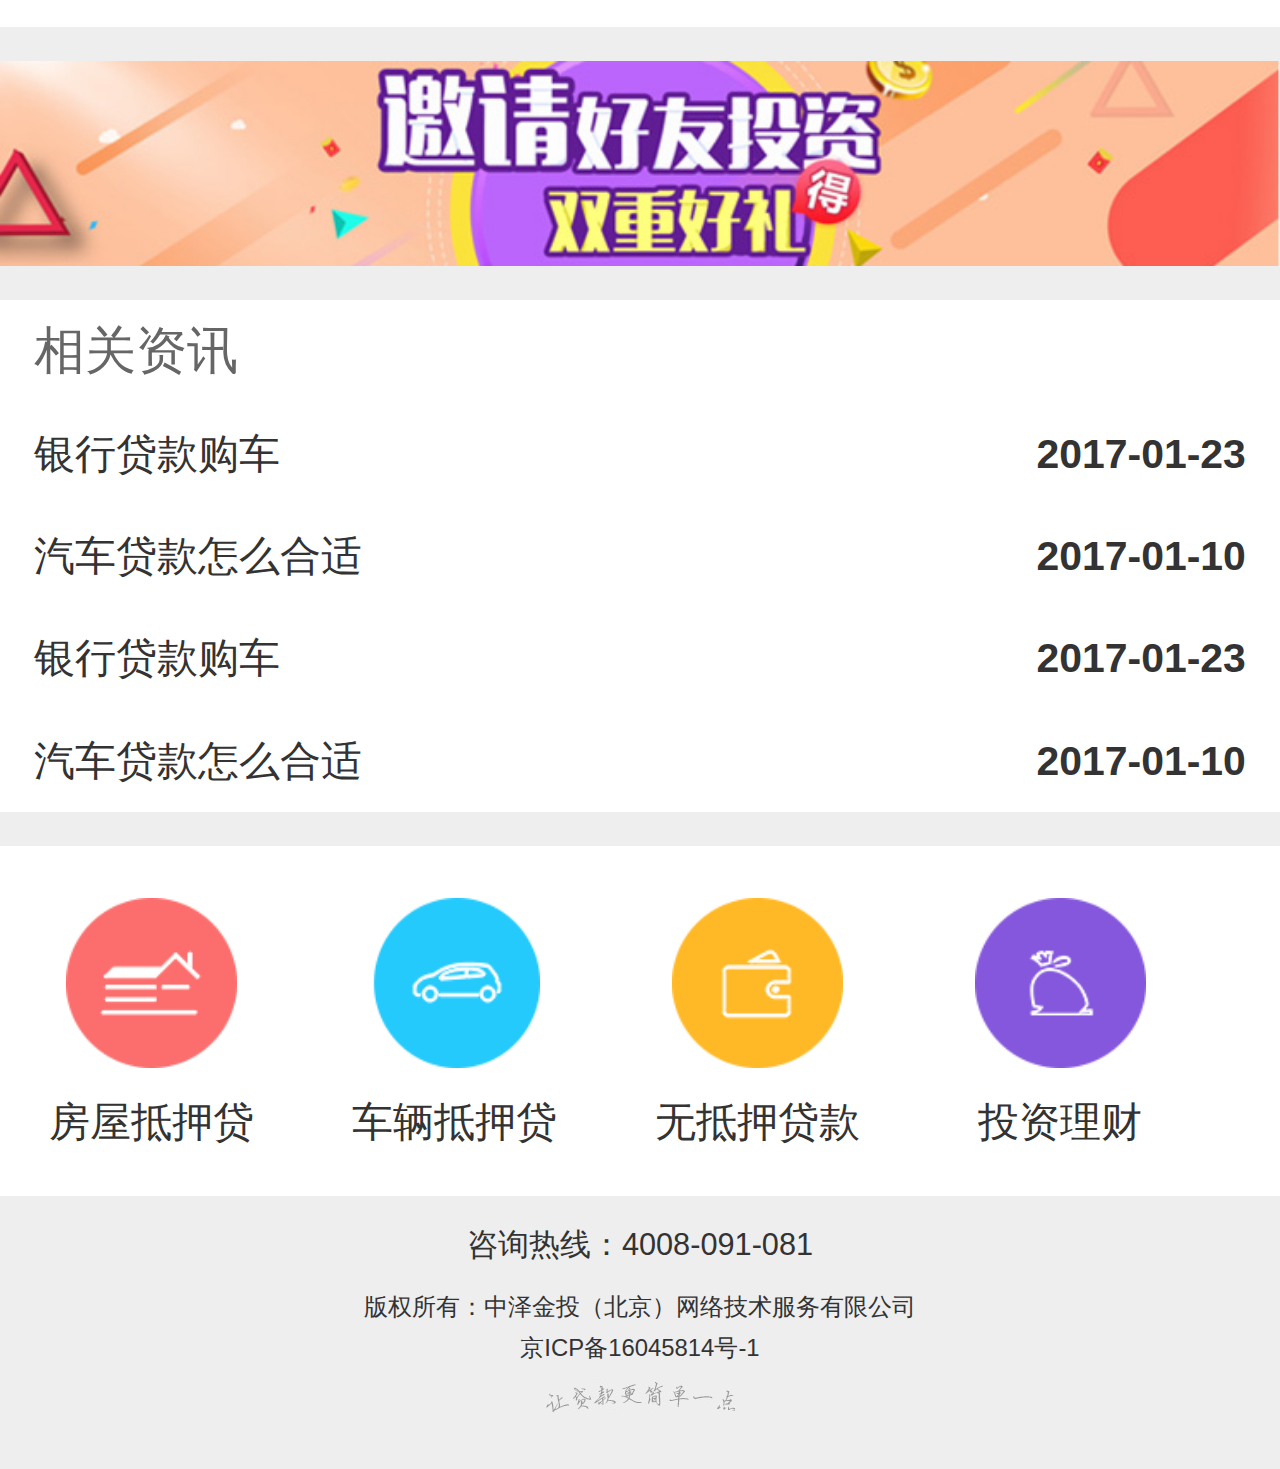
<file: newContent.html>
<!DOCTYPE html>
<html>

	<head>
		<meta charset="utf-8">
		<meta name="viewport" content="initial-scale=1.0, maximum-scale=1.0, user-scalable=no" />
		<title></title>
		<link rel="stylesheet" href="css/public.css" />
		<link rel="stylesheet" href="css/register.css" />
		<link rel="stylesheet" href="//at.alicdn.com/t/font_2nh5fn03gg9442t9.css" />
		<link rel="stylesheet" href="css/bottom.css" />
		<link rel="stylesheet" href="css/foot.css" />
		<link rel="stylesheet" href="css/newContent.css" />
		
	</head>

	<body>
		<!--头部-->
		<div class="tit">
			<i class="iconfont icon-zuojiantou back"></i>
			<img src="img/logo_03.jpg" />
		</div>
		<!--<div class="tit2">
			<span>中泽金投 &gt;</span><span>新闻公告&gt;</span><span>媒体报道</span>
		</div>-->
		<div class="top">
			<div class="banner">
				<img src="img/banner.png" />
			</div>
		</div>
		<!--新闻标题-->
		<div class="newTit">
			<p>房屋抵押贷款与房屋按揭贷款的主要区别</p>
			<p>2017-01-20 14:20:05</p>
		</div>
		<!--新闻内容-->
		<div class="newContent">

			<iframe id="mm" name="ContentIframe" runat="server" src="99.htm" width="100%" height="100%" border="0" marginwidth="0" marginheight="0" scrolling="no" allowtransparency="yes"></iframe>

		</div>
		<!--广告-->
		<div class="adv">
			<img src="img/ad_02.jpg" />
		</div>
		<!--相关资讯-->
		<div class="relatedInfo">
			<p>
				<i class="iconfont icon-shu"></i>
				<span>相关资讯</span>
			</p>
			<ul>
				<a href="99.htm"><li><span>银行贷款购车</span><b>2017-01-23</b> </li></a>
				<a href="aboutUs.html"><li><span>汽车贷款怎么合适</span><b>2017-01-10</b></li></a>
				<li><span>银行贷款购车</span><b>2017-01-23</b> </li>
				<li><span>汽车贷款怎么合适</span><b>2017-01-10</b></li>
			</ul>
		</div>
		<!--主营业务-->
		<div id="product">
			<a href="houseMortgage.html">
				<div class="pdt">
					<img src="img/pdt1.png" />
					<span>房屋抵押贷</span>
				</div>
			</a>

			<a href="carMortgage.html">
				<div class="pdt">
					<img src="img/pdt2.png" />
					<span>车辆抵押贷</span>
				</div>
			</a>

			<a href="unsecured.html">
				<div class="pdt">
					<img src="img/pdt3.png" />
					<span>无抵押贷款</span>
				</div>
			</a>

			<a href="investingFinancing.html">
				<div class="pdt">
					<img src="img/pdt4.png" />
					<span>投资理财</span>
				</div>
			</a>

		</div>
		<!--版权-->
		<div class="bottom">
			<p class="first">
				<i class="iconfont icon-dianhua"></i>
				<span>咨询热线：4008-091-081</span>
			</p>
			<p class="second">
				版权所有：中泽金投（北京）网络技术服务有限公司
			</p>
			<p class="third">
				京ICP备16045814号-1
			</p>
			<p class="four">
				<img src="img/b_logo_28.jpg" />
			</p>
		</div>
		<!--广告-->
		<div id="ad">
			<i class="iconfont icon-cross-ivt close"></i>
		</div>
	</body>
    <script type="text/javascript" src="js/zepto.min.js" ></script>
	<script type="text/javascript" src="js/iframe.js"></script>
	<script type="text/javascript" src="js/close.js"></script>
    <script type="text/javascript" src="js/yewu.js" ></script>
</html>
</file>
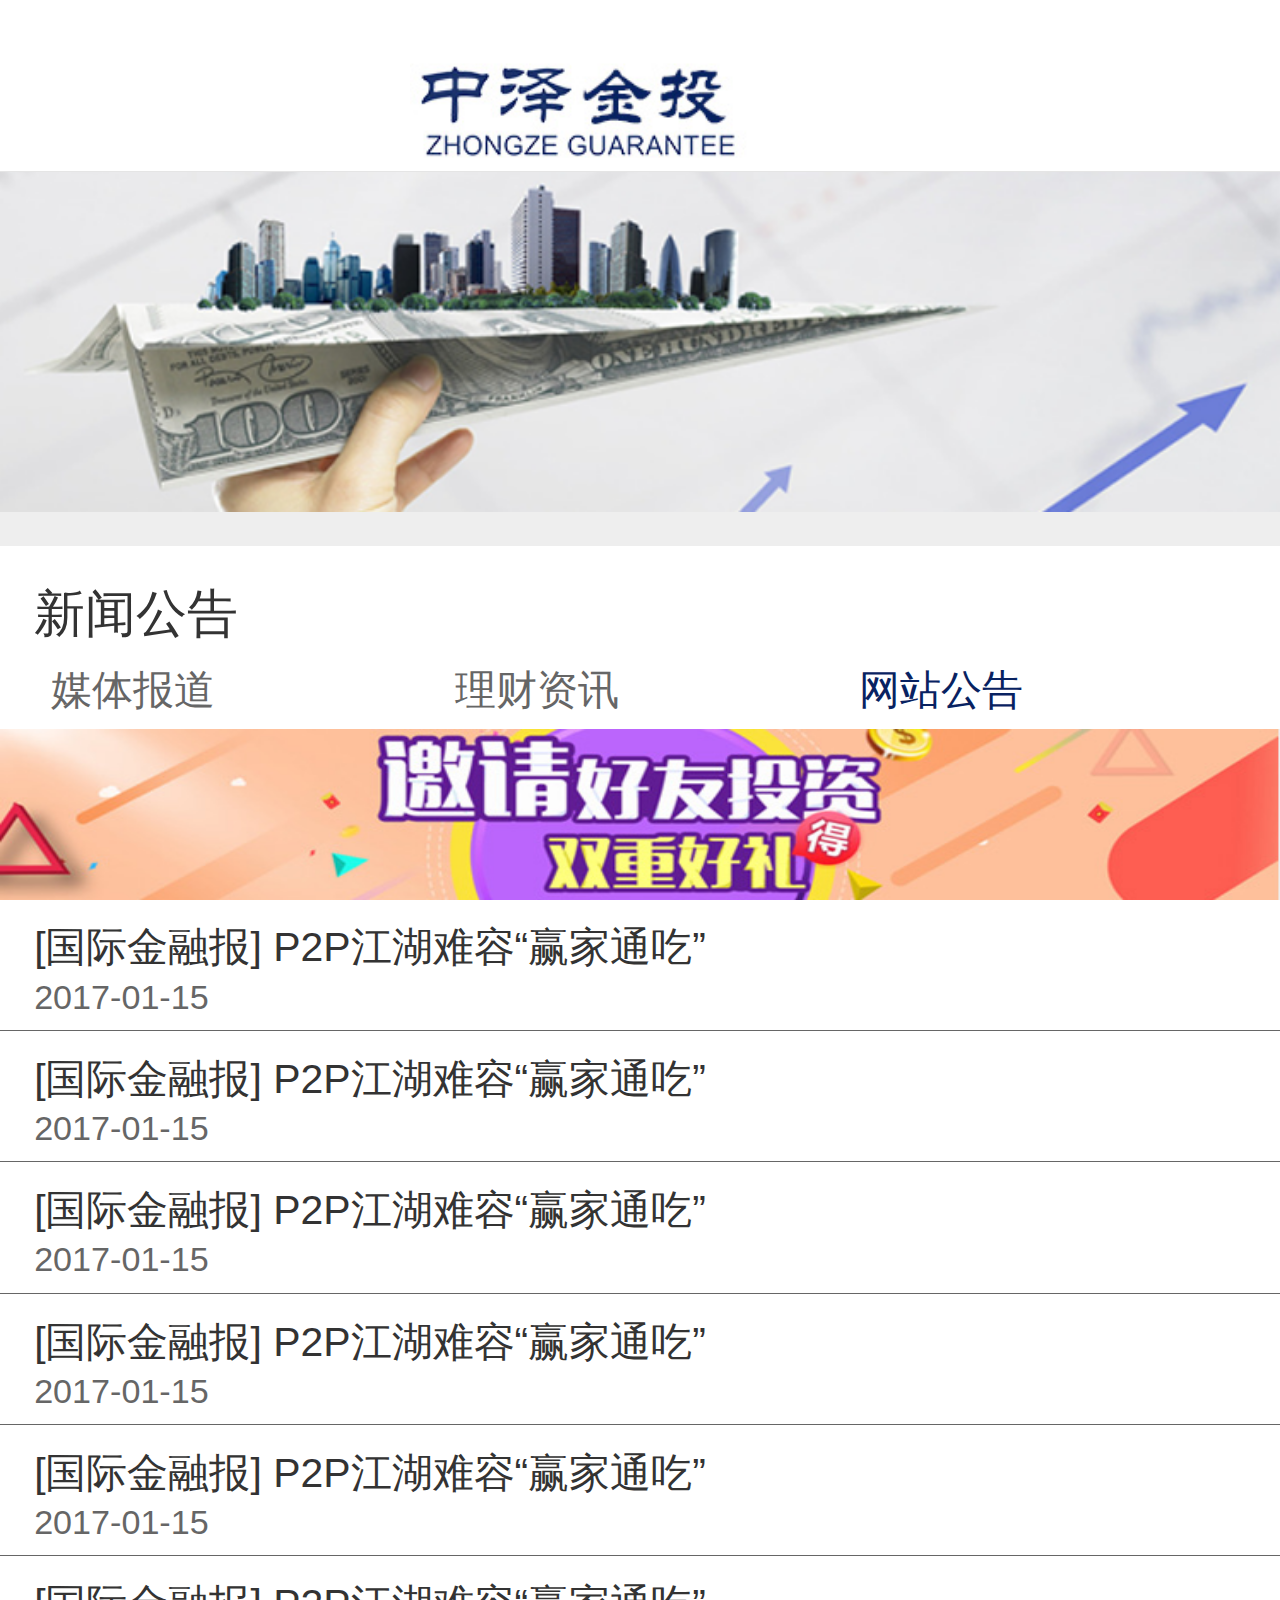
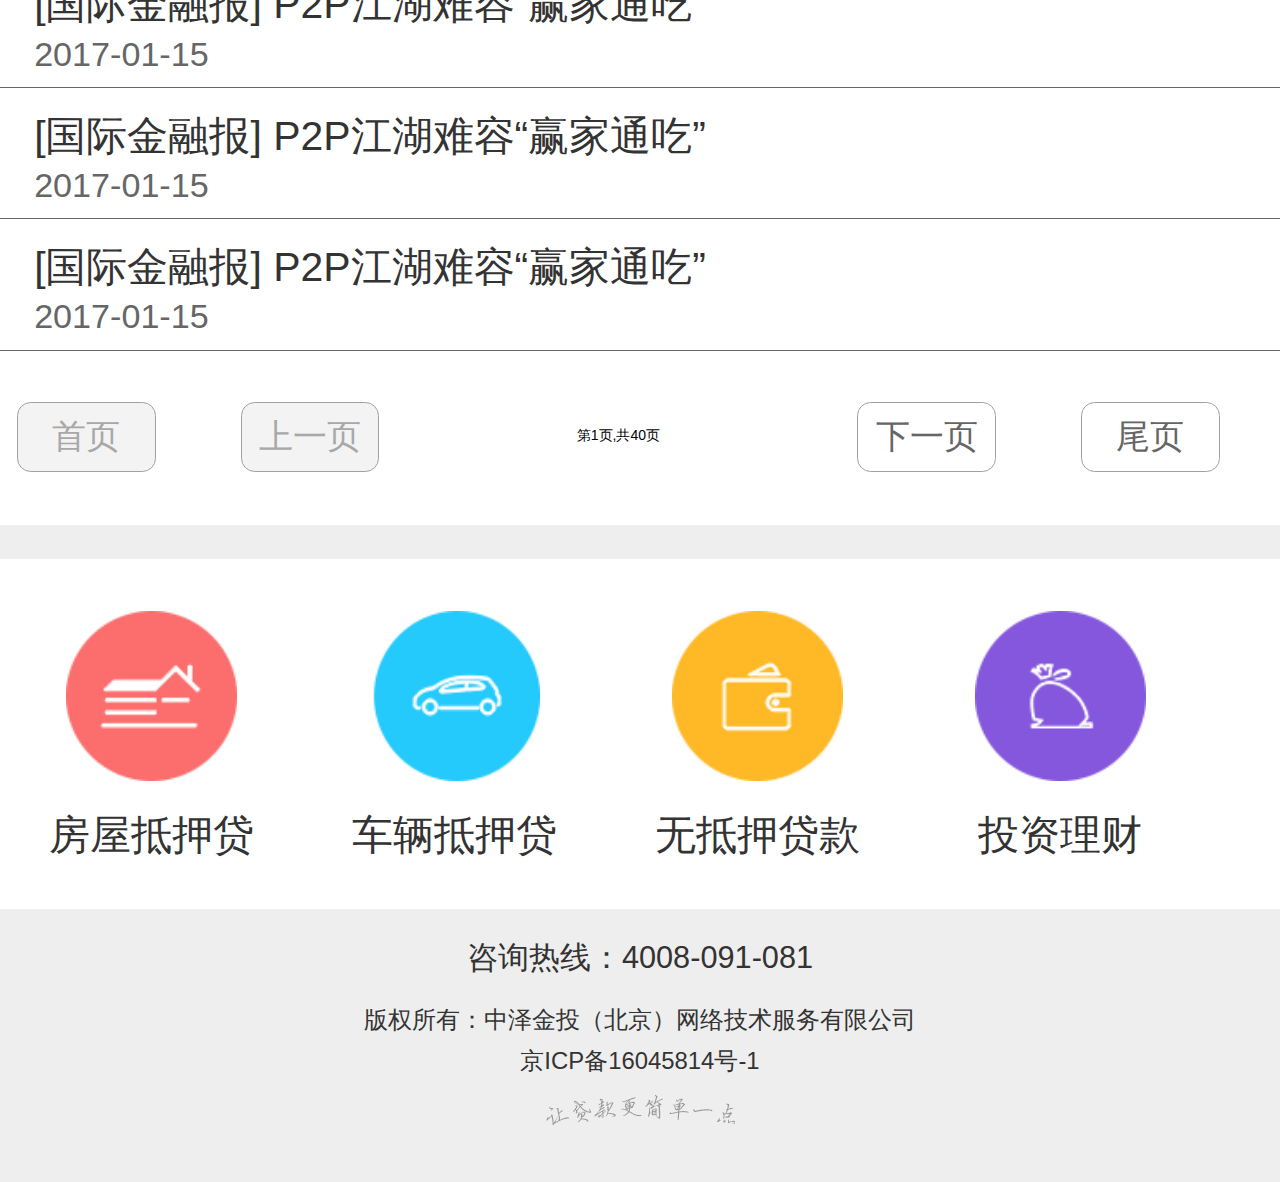
<file: notice.html>
<!DOCTYPE html>
<html>

	<head>
		<meta charset="UTF-8">
		<meta name="viewport" content="width=device-width,initial-scale=1,minimum-scale=1,maximum-scale=1,user-scalable=no" />
		<title></title>
		<link rel="stylesheet" type="text/css" href="css/public.css" />
		<link rel="stylesheet" type="text/css" href="css/register.css" />
		<link rel="stylesheet" href="css/bottom.css" />
		<link rel="stylesheet" href="css/news.css" />
		<link rel="stylesheet" href="css/jqpagination.css" />
		<link rel="stylesheet" type="text/css" href="//at.alicdn.com/t/font_2nh5fn03gg9442t9.css" />
	</head>

	<body>
		<!--头部-->
		<div class="tit">
			<i class="iconfont icon-zuojiantou back"></i>
			<img src="img/logo_03.jpg" />
		</div>
		<div class="top">
			<div class="banner">
				<img src="img/banner.png" />
			</div>
		</div>
		<!--各种新闻-->
		<div class="all-info">
			<div class="top">
				<p><span class="tittle">新闻公告</span></p>
				<ul class="clearfix">
					<li >
						<i class="iconfont icon-yuyin"></i><span>媒体报道</span>
					</li>
					<li >
						<i class="iconfont icon-zhinanzhen"></i><span>理财资讯</span>
					</li>
					<li class="active">
						<i class="iconfont icon-laba"></i><span>网站公告</span>
					</li>
				</ul>
			</div>
			<div class="news">
				<a>
					<dl class="newTittle">
						<dt><i class="iconfont icon-youjiantou"></i></dt>
						<dd class="headLine">[国际金融报] P2P江湖难容“赢家通吃”</dd>
						<dd class="time">2017-01-15</dd>
					</dl>
				</a>
				<a>
					<dl class="newTittle">
						<dt><i class="iconfont icon-youjiantou"></i></dt>
						<dd class="headLine">[国际金融报] P2P江湖难容“赢家通吃”</dd>
						<dd class="time">2017-01-15</dd>
					</dl>
				</a>
				
				<a>
					<dl class="newTittle">
						<dt><i class="iconfont icon-youjiantou"></i></dt>
						<dd class="headLine">[国际金融报] P2P江湖难容“赢家通吃”</dd>
						<dd class="time">2017-01-15</dd>
					</dl>
				</a>
				<a>
					<dl class="newTittle">
						<dt><i class="iconfont icon-youjiantou"></i></dt>
						<dd class="headLine">[国际金融报] P2P江湖难容“赢家通吃”</dd>
						<dd class="time">2017-01-15</dd>
					</dl>
				</a>
				<a>
					<dl class="newTittle">
						<dt><i class="iconfont icon-youjiantou"></i></dt>
						<dd class="headLine">[国际金融报] P2P江湖难容“赢家通吃”</dd>
						<dd class="time">2017-01-15</dd>
					</dl>
				</a>
				<a>
					<dl class="newTittle">
						<dt><i class="iconfont icon-youjiantou"></i></dt>
						<dd class="headLine">[国际金融报] P2P江湖难容“赢家通吃”</dd>
						<dd class="time">2017-01-15</dd>
					</dl>
				</a>
				<a>
					<dl class="newTittle">
						<dt><i class="iconfont icon-youjiantou"></i></dt>
						<dd class="headLine">[国际金融报] P2P江湖难容“赢家通吃”</dd>
						<dd class="time">2017-01-15</dd>
					</dl>
				</a>
				<a>
					<dl class="newTittle">
						<dt><i class="iconfont icon-youjiantou"></i></dt>
						<dd class="headLine">[国际金融报] P2P江湖难容“赢家通吃”</dd>
						<dd class="time">2017-01-15</dd>
					</dl>
				</a>
				<a>
					<dl class="newTittle">
						<dt><i class="iconfont icon-youjiantou"></i></dt>
						<dd class="headLine">[国际金融报] P2P江湖难容“赢家通吃”</dd>
						<dd class="time">2017-01-15</dd>
					</dl>
				</a>
				<div class="pagination">
					<a href="#" class="first" data-action="first">首页</a>
					<a href="#" class="previous" data-action="previous">上一页</a>
					<input type="text" readonly="readonly" data-max-page="40" onfocus="return false"/>
					<a href="#" class="next" data-action="next">下一页</a>
					<a href="#" class="last" data-action="last">尾页</a>
				</div>
			</div>

		</div>

		<div id="product">
			<a href="houseMortgage.html">
				<div class="pdt">
					<img src="img/pdt1.png" />
					<span>房屋抵押贷</span>
				</div>
			</a>

			<a href="carMortgage.html">
				<div class="pdt">
					<img src="img/pdt2.png" />
					<span>车辆抵押贷</span>
				</div>
			</a>

			<a href="unsecured.html">
				<div class="pdt">
					<img src="img/pdt3.png" />
					<span>无抵押贷款</span>
				</div>
			</a>

			<a href="investingFinancing.html">
				<div class="pdt">
					<img src="img/pdt4.png" />
					<span>投资理财</span>
				</div>
			</a>

		</div>
		<div class="bottom">
			<p class="first">
				<i class="iconfont icon-dianhua"></i>
				<span>咨询热线：4008-091-081</span>
			</p>
			<p class="second">
				版权所有：中泽金投（北京）网络技术服务有限公司
			</p>
			<p class="third">
				京ICP备16045814号-1
			</p>
			<p class="four">
				<img src="img/b_logo_28.jpg">
			</p>
		</div>
		<!--广告-->
		<div id="ad">
              <i class="iconfont icon-cross-ivt close"></i>
		</div>
	</body>

</html>
<script src="js/zepto.min.js" type="text/javascript" charset="utf-8"></script>
<script type="text/javascript" src="js/yewu.js"></script>
<script type="text/javascript" src="js/commenProblem.js"></script>
<script type="text/javascript" src="js/close.js" ></script>
<script type="text/javascript" src="js/jquery.jqpagination.min.js"></script>
<script>
	$('.pagination').jqPagination({
		link_string: '/?page={page_number}',
		current_page: 1, //设置当前页 默认为1
		max_page: 40, //设置最大页 默认为1
		page_string: '第{current_page}页,共{max_page}页',
		paged: function(page) {
			//回发事件。。。
		}
	});
</script>
</file>
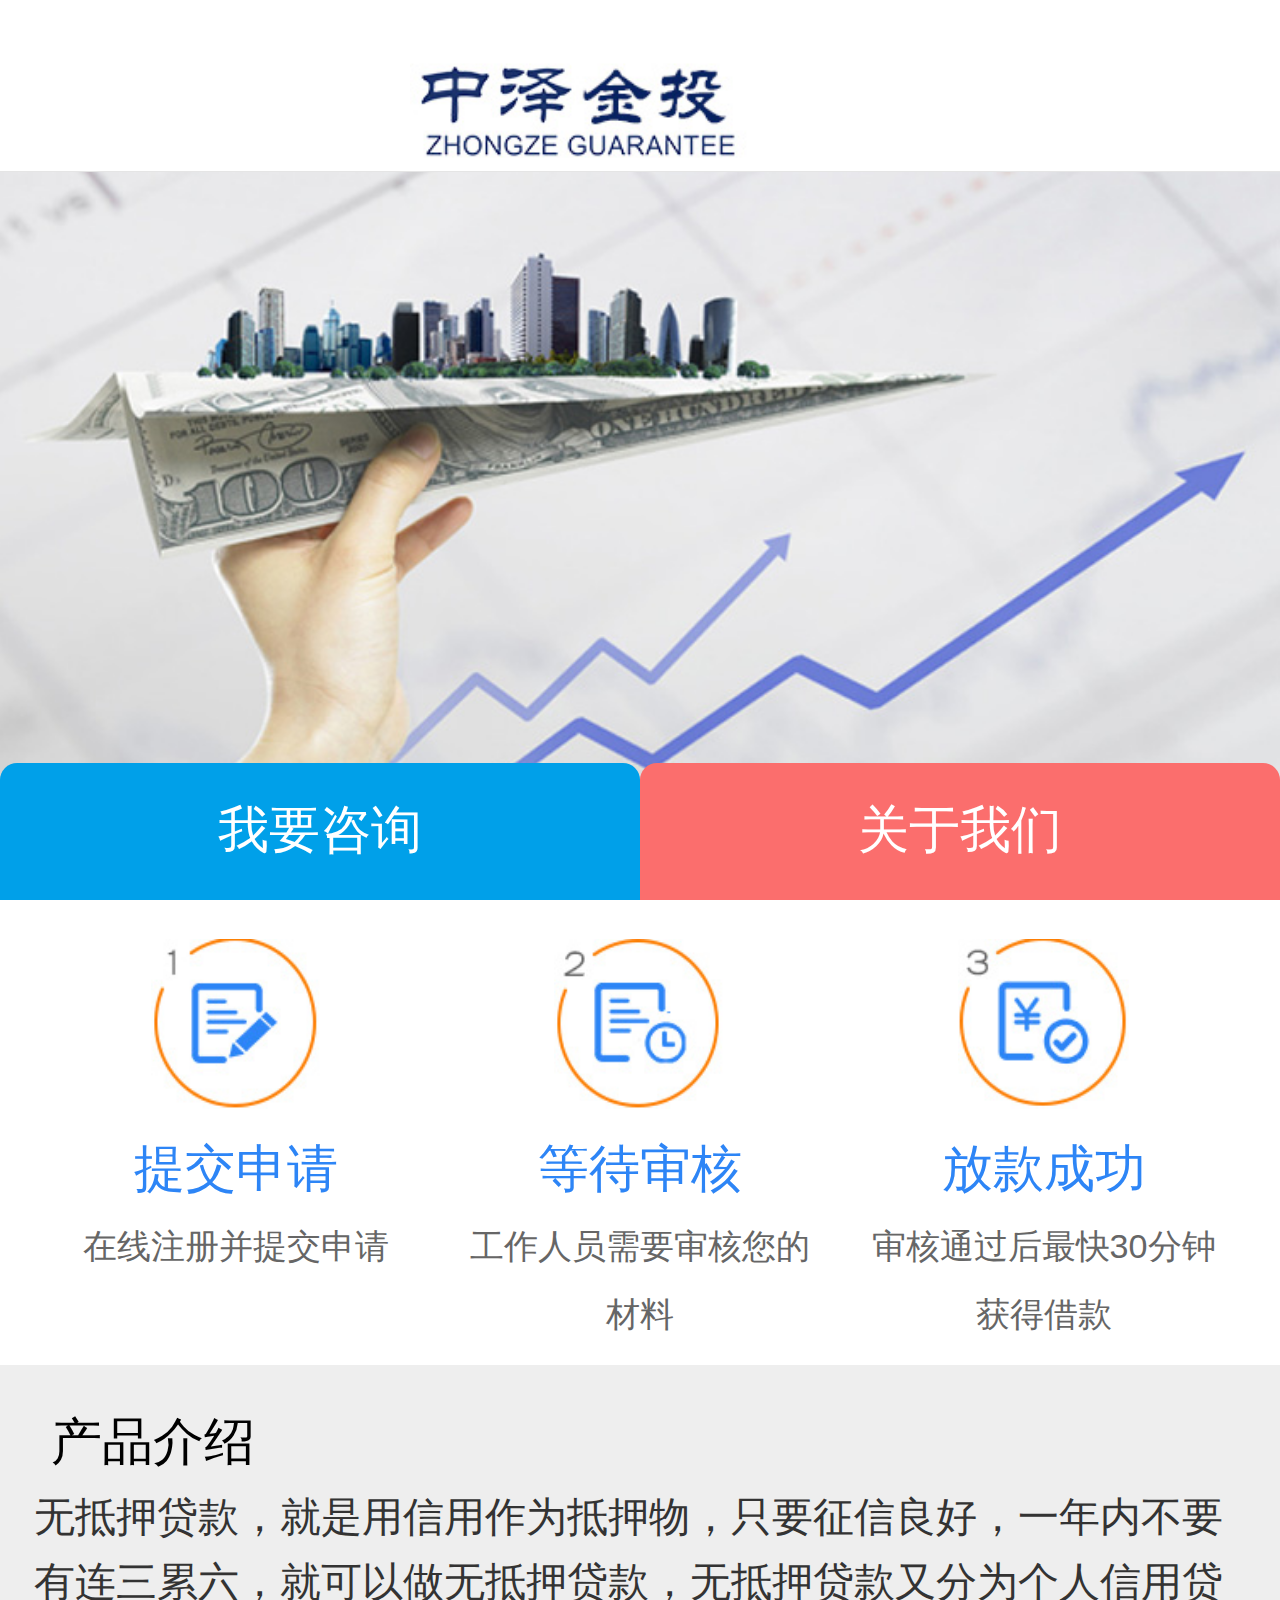
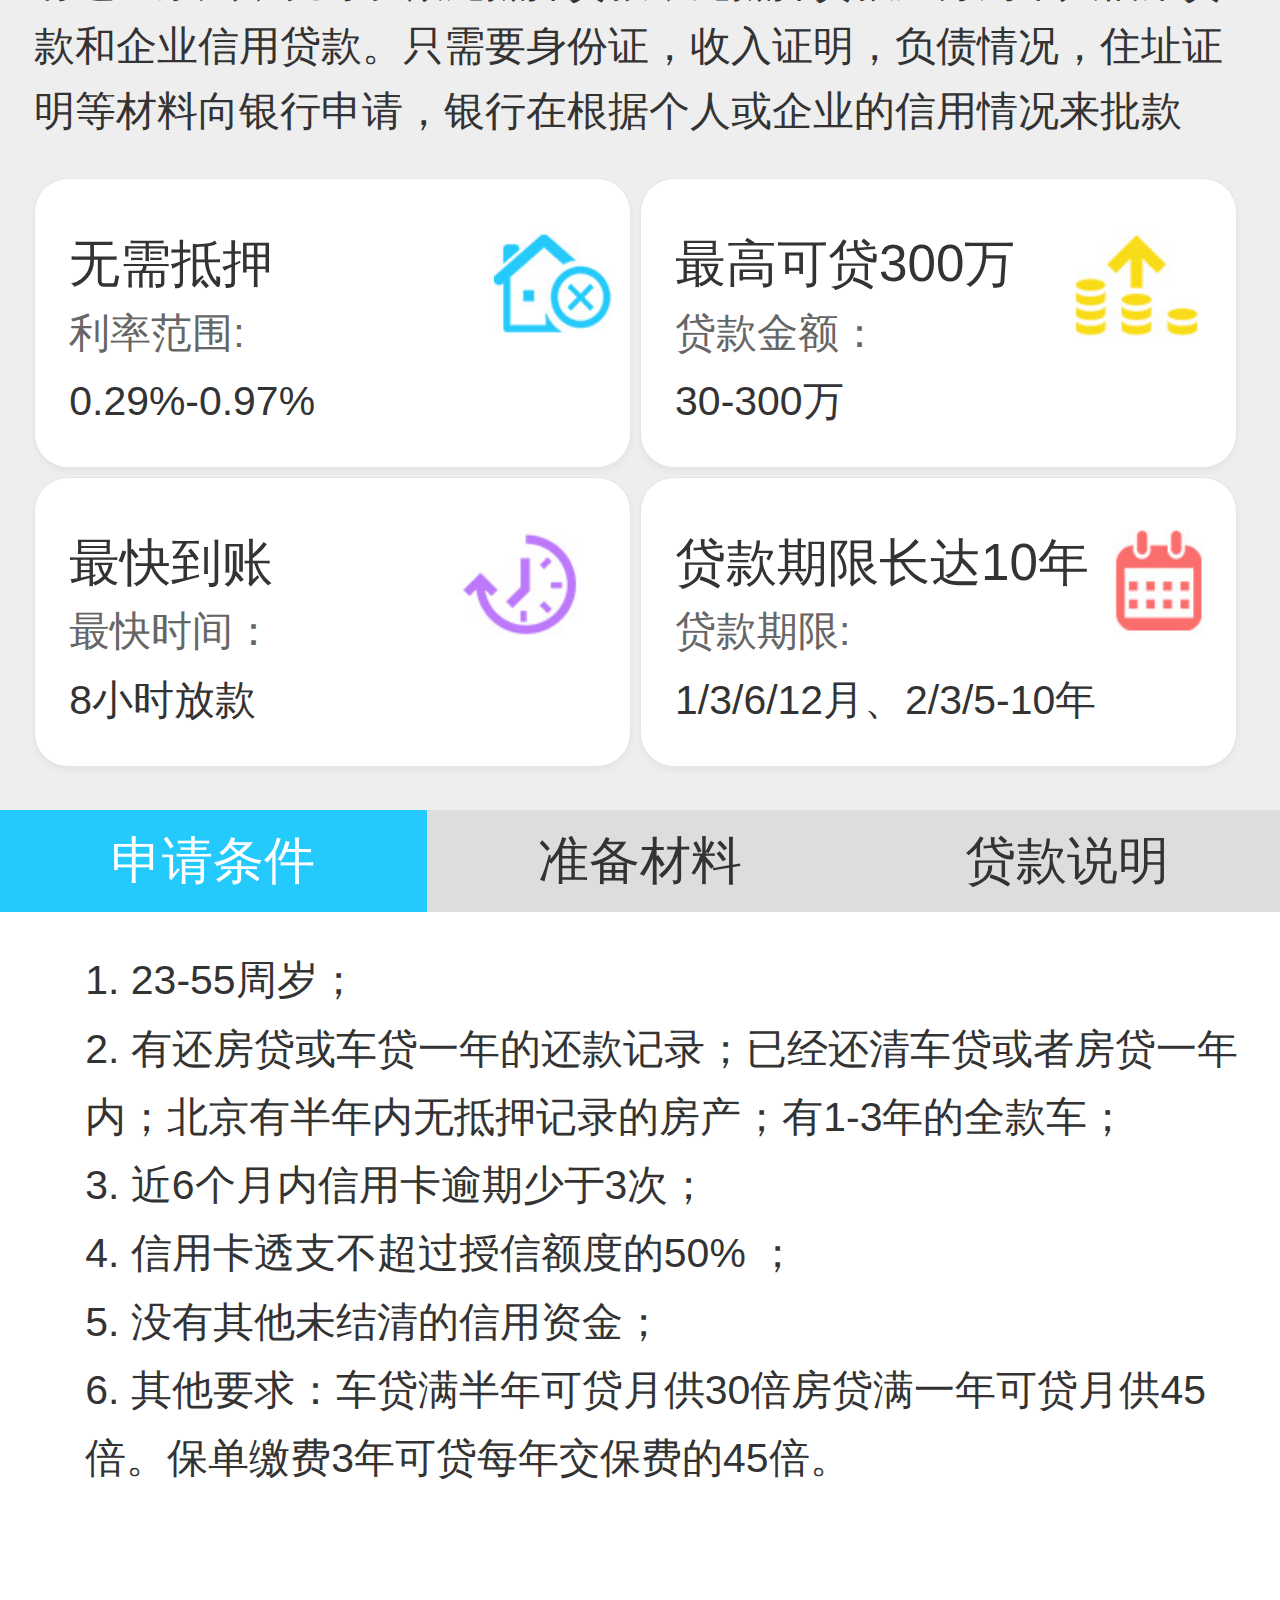
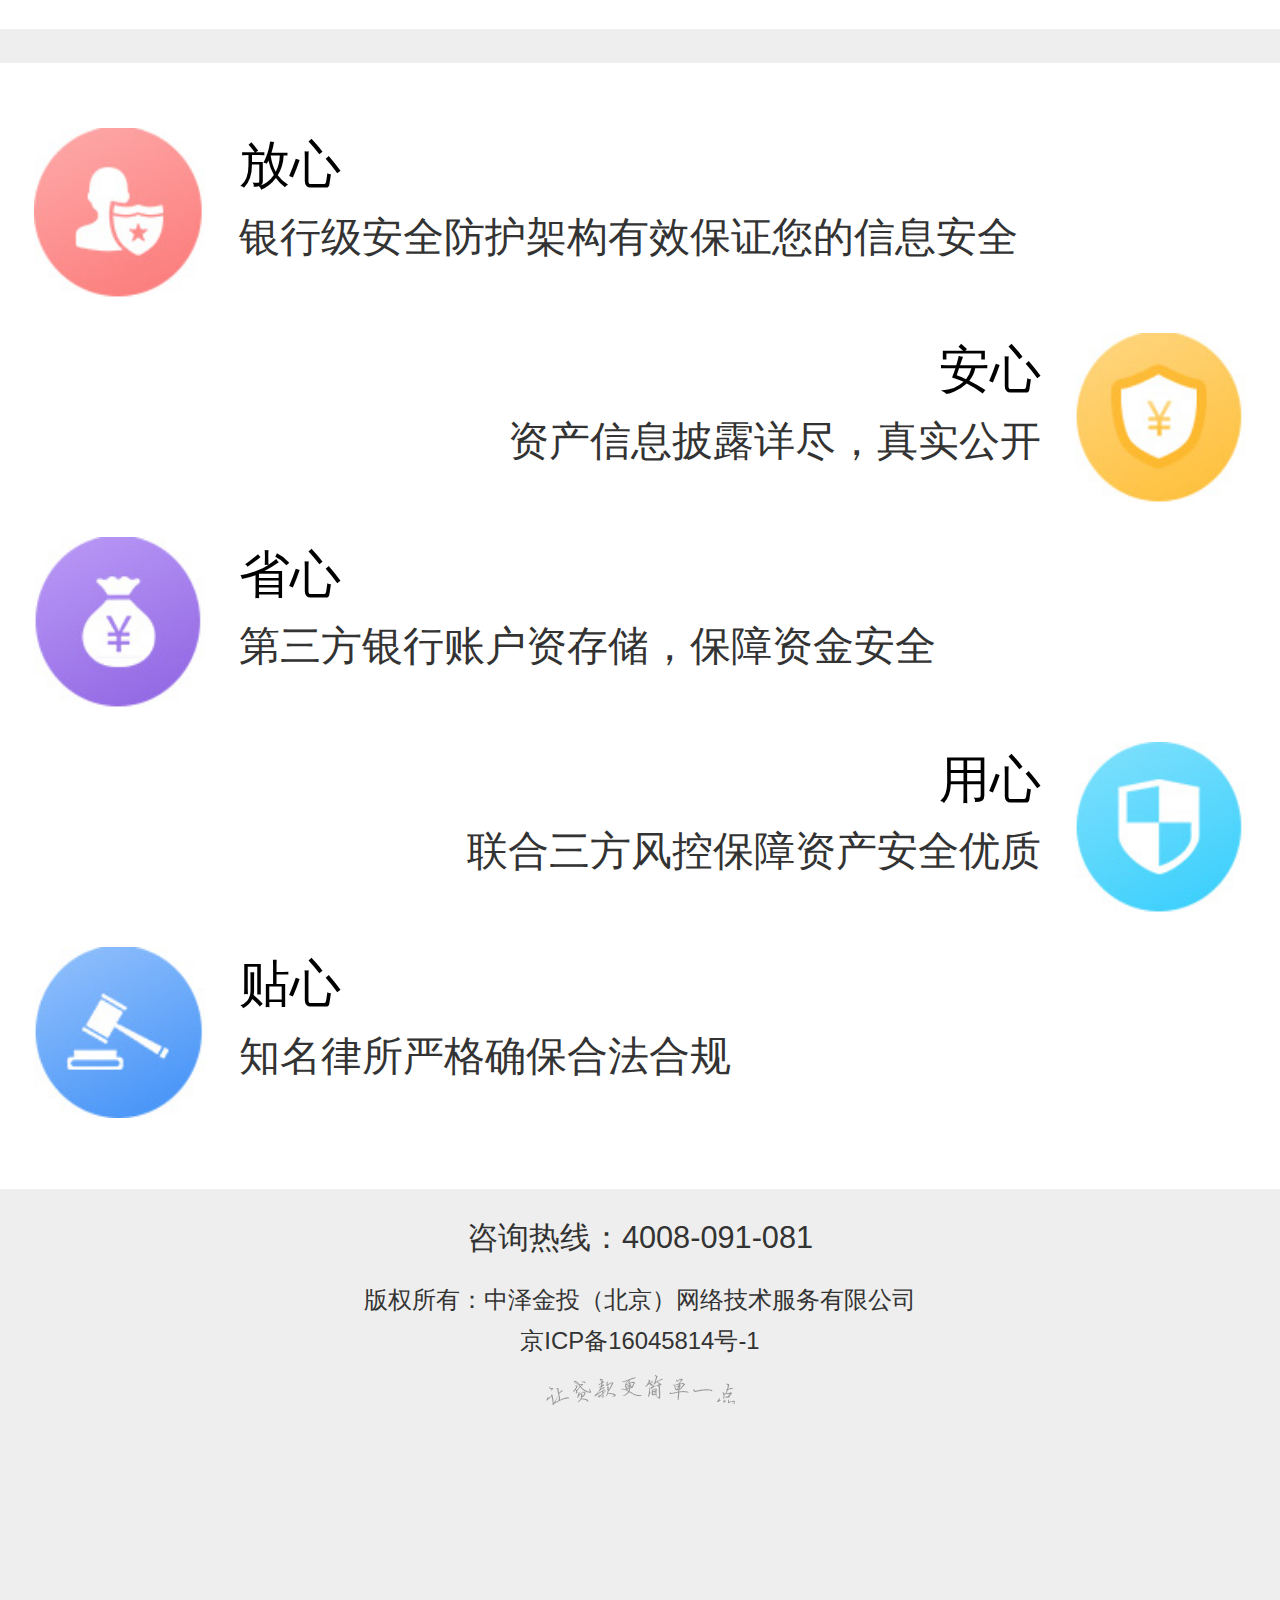
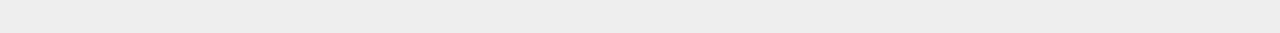
<file: unsecured.html>
<!DOCTYPE html>
<html>

	<head>
		<meta charset="utf-8">
		<meta name="viewport" content="initial-scale=1.0, maximum-scale=1.0, user-scalable=no" />
		<title></title>
		<link rel="stylesheet" href="css/public.css" />
		<link rel="stylesheet" href="css/register.css" />
		<link rel="stylesheet" href="//at.alicdn.com/t/font_2nh5fn03gg9442t9.css" />
		<link rel="stylesheet" href="css/bottom.css" />
		<link rel="stylesheet" href="css/foot.css" />
		<link rel="stylesheet" href="css/yewu.css" />
	</head>

	<body>
		<div class="wrapper">
			<!--头部-->
			<div class="tit">
				<i class="iconfont icon-zuojiantou back"></i>
				<img src="img/logo_03.jpg" />
			</div>
			<div class="top">

				<div class="banner">
					<img src="img/yewu_banner_02.jpg" />
				</div>
			</div>
			<!--流程展示-->
			<div class="display clearfix">
				<dl>
					<dt>
						<img  src="img/yewu_display_08.jpg" />
					</dt>
					<dd class="first">
						提交申请
					</dd>
					<dd class="second">
						<p>在线注册并提交申请</p>
					</dd>
				</dl>
				<dl>
					<dt>
						<img  src="img/yewu_display_05.jpg" />
					</dt>
					<dd class="first">
						等待审核
					</dd>
					<dd class="second">
						<p>工作人员需要审核您的材料</p>
					</dd>
				</dl>
				<dl>
					<dt>
						<img  src="img/yewu_display_11.jpg" />
					</dt>
					<dd class="first">
						放款成功
					</dd>
					<dd class="second">
						<p>审核通过后最快30分钟获得借款</p>
					</dd>
				</dl>
			</div>
			<!--产品介绍-->
			<div class="product-introduce clearfix">
				<span>产品介绍</span>
				<p>无抵押贷款，就是用信用作为抵押物，只要征信良好，一年内不要有连三累六，就可以做无抵押贷款，无抵押贷款又分为个人信用贷款和企业信用贷款。只需要身份证，收入证明，负债情况，住址证明等材料向银行申请，银行在根据个人或企业的信用情况来批款</p>
				<div class="product_display ">
					<dl>
						<dt>
							<img  src="img/unsecured_03.jpg" style="width:0.7rem;height: 0.7rem;">
						</dt>
						<dd class="first">
							无需抵押
						</dd>
						<dd class="second">
							利率范围:
						</dd>
						<dd class="third">
							0.29%-0.97%
						</dd>
					</dl>
					<dl>
						<dt>
							<img  src="img/yewu_product_20.jpg">
						</dt>
						<dd class="first">
							最高可贷300万
						</dd>
						<dd class="second">
							贷款金额：
						</dd>
						<dd class="third">
							30-300万
						</dd>
					</dl>
					<dl>
						<dt>
							<img  src="img/yewu_product_26.jpg">
						</dt>
						<dd class="first">
							最快到账
						</dd>
						<dd class="second">
							最快时间：
						</dd>
						<dd class="third">
							8小时放款
						</dd>
					</dl>
					<dl>
						<dt>
							<img  src="img/unsecured_07.jpg" style="width:0.7rem;height: 0.7rem;">
						</dt>
						<dd class="first">
							贷款期限长达10年
						</dd>
						<dd class="second">
							贷款期限:
						</dd>
						<dd class="third">
							1/3/6/12月、2/3/5-10年
						</dd>
					</dl>
				</div>
			</div>
			<!--申请条件-->
			<div class="apply-condition clearfix">
				<div class="menue clearfix">
					<ul class="clearfix">
						<li class="active">申请条件</li>
						<li>准备材料</li>
						<li>贷款说明</li>
					</ul>
				</div>
				<div class="content">
					<ol class="active" type="1">
						<li>23-55周岁；</li>
						<li>有还房贷或车贷一年的还款记录；已经还清车贷或者房贷一年内；北京有半年内无抵押记录的房产；有1-3年的全款车；</li>
						<li>近6个月内信用卡逾期少于3次；</li>
						<li>信用卡透支不超过授信额度的50% ；</li>
						<li>没有其他未结清的信用资金；</li>
						<li>其他要求：车贷满半年可贷月供30倍房贷满一年可贷月供45倍。保单缴费3年可贷每年交保费的45倍。</li>
					</ol>
					<ol>
						<li>身份证，房口本，结婚证；</li>
						<li>收入证明，收入流水；</li>
						<li>房产证明资料；</li>
						<li>社保卡或者公积金卡；</li>
						<li>已经结清的：提供房产证原件 ；</li>
						<li>未结清的：提供按揭/抵押/借款合同原件；</li>
						<li>无法提供5/6的，提供房产查询单原件；</li>
					</ol>
					<ol>
						<li>资料齐全，最快1天放款，让您只需上门1次，即可获得无担保贷款</li>
						<li>用于装修、旅游、进修、婚庆等个人消费，以及采购、资金周转等企业经营</li>
					</ol>
				</div>
			</div>
			<div class="advantage">
				<dl>
					<dt>
						<img src="img/advantage_03.jpg" alt="" />
					</dt>
					<dd class="first ">
						<p>放心</p>
					</dd>
					<dd class="second ">
						<p>银行级安全防护架构有效保证您的信息安全</p>
					</dd>
				</dl>
				<dl>
					<dt>
						<img src="img/advantage_07.jpg" alt="" />
					</dt>
					<dd class="first ">
						<p>安心</p>
					</dd>
					<dd class="second ">
						<p>资产信息披露详尽，真实公开</p>
					</dd>
				</dl>
				<dl>
					<dt>
						<img src="img/advantage_11.jpg" alt="" />
					</dt>
					<dd class="first ">
						<p>省心</p>
					</dd>
					<dd class="second ">
						<p>第三方银行账户资存储，保障资金安全</p>
					</dd>
				</dl>
				<dl>
					<dt>
						<img src="img/advantage_14.jpg" alt="" />
					</dt>
					<dd class="first ">
						<p>用心</p>
					</dd>
					<dd class="second ">
						<p>联合三方风控保障资产安全优质</p>
					</dd>
				</dl>
				<dl>
					<dt>
						<img src="img/advantage_16.jpg" alt="" />
					</dt>
					<dd class="first ">
						<p>贴心</p>
					</dd>
					<dd class="second ">
						<p>知名律所严格确保合法合规</p>
					</dd>
				</dl>
			</div>
			<div class="bottom">
				<p class="first">
					<i class="iconfont icon-dianhua"></i>
					<span>咨询热线：4008-091-081</span>
				</p>
				<p class="second">
					版权所有：中泽金投（北京）网络技术服务有限公司
				</p>
				<p class="third">
					京ICP备16045814号-1
				</p>
				<p class="four">
					<img src="img/b_logo_28.jpg">
				</p>
			</div>
			<!--底部-->
			<div class="foot">
				<a>
					<div class="first">
						<span>我要咨询</span>
					</div>
				</a>
				<a href="aboutUs.html">
					<div class="second">
						<span>关于我们</span>
					</div>
				</a>
			</div>
		</div>
	</body>
	<script type="text/javascript" src="js/zepto.min.js"></script>
	<script type="text/javascript" src="js/yewu.js"></script>

</html>
</file>
<file: css/register.css>
html{
	font-size:13.333vw;
}
</file>
<file: font/iconfont.css>
@font-face {font-family: "iconfont";
  src: url('iconfont.eot?t=1491016686911'); /* IE9*/
  src: url('iconfont.eot?t=1491016686911#iefix') format('embedded-opentype'), /* IE6-IE8 */
  url('iconfont.woff?t=1491016686911') format('woff'), /* chrome, firefox */
  url('iconfont.ttf?t=1491016686911') format('truetype'), /* chrome, firefox, opera, Safari, Android, iOS 4.2+*/
  url('iconfont.svg?t=1491016686911#iconfont') format('svg'); /* iOS 4.1- */
}

.iconfont {
  font-family:"iconfont" !important;
  font-size:16px;
  font-style:normal;
  -webkit-font-smoothing: antialiased;
  -moz-osx-font-smoothing: grayscale;
}

.icon-dianhua:before { content: "\e622"; }

.icon-zuojiantou:before { content: "\e67a"; }

.icon-huodong:before { content: "\e61b"; }

.icon-youjiantou:before { content: "\e607"; }

.icon-diqiu:before { content: "\e789"; }

.icon-yuyin:before { content: "\e7b5"; }

.icon-q:before { content: "\e608"; }

.icon-laba:before { content: "\e613"; }

.icon-A-dibiao:before { content: "\e67b"; }

.icon-jigou:before { content: "\e67c"; }

.icon-jieshao:before { content: "\e623"; }

.icon-zhinanzhen:before { content: "\e624"; }

.icon-qichehuodong:before { content: "\e679"; }
</file>
<file: css/bottom.css>
.bottom {
  width: 100%;
  height: 1.4rem;
  padding-bottom: 1rem; }
  .bottom p {
    text-align: center;
    font-size: 0.24rem;
    color: #333333; }
  .bottom .first i {
    color: #02a0e9;
    font-size: 0.18rem; }
  .bottom .first {
    font-size: 0.18rem; }
  .bottom .second {
    font-size: 0.14rem; }
  .bottom .third {
    font-size: 0.14rem; }
  .bottom .first, .bottom .second {
    margin-top: 0.2rem; }
  .bottom .third, .bottom .four {
    margin-top: 0.1rem; }

/*# sourceMappingURL=bottom.css.map */
</file>
<file: css/foot.css>
.foot {
  background: transparent;
  width: 100%;
  height: 0.8rem;
  font-size: 12px;
  position: fixed;
  bottom: 0px;
  z-index: 100000; }
  .foot a {
    width: 50%; }
  .foot div {
    width: 50%;
    height: 100%;
    font-size: 0.3rem;
    float: left;
    color: #fff;
    text-align: center;
    border-radius: 0.1rem 0.1rem 0 0; }
    .foot div span {
      display: block;
      padding-top: 0.24rem; }
  .foot .first {
    background: #00a0e9; }
  .foot .second {
    background: #fb6e6d; }

/*# sourceMappingURL=foot.css.map */
</file>
<file: css/aboutUs.css>
.top {
  padding-top: 1rem; }

.tit {
  height: 1rem;
  font-size: 14px;
  background: #fff;
  width: 100%;
  position: fixed;
  top: 0;
  border-bottom: 1px solid #e5e5e5; }
  .tit i {
    font-size: 0.4rem;
    line-height: 1rem;
    color: #454545;
    margin-left: 0.1rem; }
  .tit img {
    width: 2rem;
    height: 0.65rem;
    margin: 0 auto 0 2.3rem; }

.banner {
  height: 4rem;
  width: 100%; }
  .banner img {
    width: 100%;
    height: 100%; }

.companyIntroduce .head {
  height: 0.7rem;
  font-size: 0.3rem;
  color: #0eb6ed;
  padding: 0rem 0.2rem;
  box-sizing: border-box; }
  .companyIntroduce .head i {
    font-size: 0.3rem;
    color: #0eb6ed;
    margin-right: 0.1rem;
    line-height: 0.7rem; }
  .companyIntroduce .head span {
    line-height: 0.7rem; }
.companyIntroduce .content {
  padding: 0.2rem;
  box-sizing: border-box;
  font-size: 0.2rem;
  color: #333;
  background: #fff; }
  .companyIntroduce .content p {
    line-height: 0.4rem;
    text-indent: 2em; }
.companyIntroduce .special {
  font-size: 14px;
  padding: 0rem 0.2rem;
  padding-bottom: 0.2rem;
  background: #fff;
  margin-top: 0.2rem; }
  .companyIntroduce .special .box {
    padding-top: 0.2rem;
    box-sizing: border-box; }
    .companyIntroduce .special .box .first {
      height: .4rem; }
      .companyIntroduce .special .box .first i {
        font-size: 0.24rem;
        color: #1242b6;
        line-height: 0.4rem;
        margin-left: 0.15rem; }
      .companyIntroduce .special .box .first span {
        font-size: 0.24rem;
        color: #333;
        line-height: 0.4rem; }
    .companyIntroduce .special .box .second {
      font-size: 0.2rem;
      height: 0.4rem; }
      .companyIntroduce .special .box .second span {
        line-height: 0.4rem;
        margin-left: 0.15rem; }
    .companyIntroduce .special .box .third ul {
      width: 1.775rem;
      float: left;
      text-align: center; }
      .companyIntroduce .special .box .third ul .one img {
        width: 1rem;
        height: 1rem;
        margin-top: 0.2rem; }
      .companyIntroduce .special .box .third ul .two {
        font-size: 0.24rem;
        margin-top: 0.16rem; }

.location .head {
  height: 0.7rem;
  font-size: 0.3rem;
  color: #0eb6ed;
  padding: 0rem 0.2rem;
  box-sizing: border-box; }
  .location .head i {
    font-size: 0.3rem;
    color: #0eb6ed;
    margin-right: 0.1rem;
    line-height: 0.7rem; }
  .location .head span {
    font-size: 0.3rem;
    line-height: 0.7rem;
    color: #333; }
.location .content {
  width: 100%; }
  .location .content img {
    width: 100%; }

/*# sourceMappingURL=aboutUs.css.map */
</file>
<file: css/head.css>
.top {
  padding-top: 1rem; }

.tit {
  height: 1rem;
  font-size: 14px;
  background: #fff;
  width: 100%;
  position: fixed;
  top: 0;
  border-bottom: 1px solid #e5e5e5; }
  .tit i {
    font-size: 0.4rem;
    line-height: 1rem;
    color: #454545;
    margin-left: 0.1rem; }
  .tit img {
    width: 2rem;
    height: 0.65rem;
    margin: 0 auto 0 2.3rem; }

.banner {
  height: 4rem;
  width: 100%;
  margin-bottom: 0.2rem; }
  .banner img {
    width: 100%;
    height: 100%; }

/*# sourceMappingURL=head.css.map */
</file>
<file: css/action.css>
.tit {
  height: 1rem;
  font-size: 14px;
  background: #fff;
  width: 100%;
  position: fixed;
  top: 0;
  border-bottom: 1px solid #e5e5e5; }
  .tit i {
    font-size: 0.4rem;
    line-height: 1rem;
    color: #454545;
    margin-left: 0.1rem; }
  .tit img {
    width: 2rem;
    height: 0.65rem;
    margin: 0 auto 0 2.3rem; }

.actionPic {
  padding-top: 1rem; }
  .actionPic img {
    width: 100%; }

/*# sourceMappingURL=action.css.map */
</file>
<file: css/yewu.css>
.top {
  padding-top: 1rem; }

.tit {
  height: 1rem;
  font-size: 14px;
  background: #fff;
  width: 100%;
  position: fixed;
  top: 0;
  border-bottom: 1px solid #e5e5e5; }
  .tit i {
    font-size: 0.4rem;
    line-height: 1rem;
    color: #454545;
    margin-left: 0.1rem; }
  .tit img {
    width: 2rem;
    height: 0.65rem;
    margin: 0 auto 0 2.3rem; }

.banner {
  height: 4rem;
  width: 100%;
  margin-bottom: 0.2rem; }
  .banner img {
    width: 100%;
    height: 100%; }

.display {
  background: #fff;
  padding: 0 0.2rem;
  box-sizing: border-box; }
  .display dl {
    width: 2.366rem;
    height: 2.8rem;
    float: left;
    text-align: center; }
    .display dl dt img {
      width: 1rem;
      height: 1rem;
      margin-top: 0.3rem;
      margin-bottom: 0.1rem; }
    .display dl .first {
      font-size: 0.3rem;
      color: #2d85f6;
      line-height: 0.5rem; }
    .display dl .second p {
      margin: 0 0.1rem;
      font-size: 0.2rem;
      color: #666;
      line-height: 0.4rem; }

.product-introduce {
  font-size: 14px;
  padding: 0 0.2rem;
  box-sizing: border-box;
  margin-top: 0.2rem; }
  .product-introduce span {
    font-size: 0.3rem;
    color: #000;
    margin-bottom: 0.12rem;
    line-height: 0.5rem;
    margin-left: 0.1rem; }
  .product-introduce p {
    font-size: 0.24rem;
    color: #333;
    line-height: 0.38rem; }

.carMortgage-display {
  margin-top: 0.2rem; }
  .carMortgage-display .box1 img {
    border: 1px solid #999;
    width: 3.48rem;
    height: 1.6rem;
    float: left; }
  .carMortgage-display .box1 img + img {
    margin-left: 0.06rem; }
  .carMortgage-display .box2 {
    margin-top: 0.2rem;
    padding: 0 0.2rem;
    box-sizing: border-box; }
    .carMortgage-display .box2 ul {
      width: 2.23rem;
      float: left;
      text-align: center; }
      .carMortgage-display .box2 ul .first img {
        width: 1.5rem;
        height: 0.9rem; }
      .carMortgage-display .box2 ul .second p {
        display: inline-block;
        text-align: center;
        font-size: 0.24rem;
        color: #333;
        width: 1.3rem; }
  .carMortgage-display .box3 {
    margin-top: 0.2rem;
    padding-bottom: 0.3rem; }
    .carMortgage-display .box3 ul {
      margin-left: 0.4rem; }
      .carMortgage-display .box3 ul li {
        font-size: 0.2rem;
        color: #333;
        line-height: 0.4rem; }
        .carMortgage-display .box3 ul li i {
          color: #1698dc; }

.product_display {
  margin-top: 0.2rem;
  margin-bottom: 0.2rem; }
  .product_display dl {
    margin-bottom: 0.05rem;
    width: 3.5rem;
    height: 1.7rem;
    padding-top: 0.3rem;
    background: #fff;
    border-radius: 0.2rem;
    border: 1px solid #e5e5e5;
    box-shadow: 0 4px 5px #e5e5e5;
    float: left;
    box-sizing: border-box; }
  .product_display dl:nth-of-type(2n-1) {
    margin-right: 0.05rem; }
  .product_display dt {
    float: right; }
    .product_display dt img {
      width: 1rem;
      height: 0.7rem;
      margin-right: 0.1rem; }
  .product_display dd {
    margin-left: 0.2rem; }
  .product_display .first {
    font-size: 0.3rem;
    color: #333;
    line-height: 0.4rem; }
  .product_display .second {
    font-size: 0.24rem;
    line-height: 0.4rem; }
  .product_display .third {
    font-size: 0.24rem;
    color: #333;
    line-height: 0.4rem; }

.apply-condition {
  margin-top: 0.2rem;
  font-size: 14px;
  margin-bottom: 0.2rem; }
  .apply-condition .menue {
    height: 0.6rem;
    background: #dddddd; }
    .apply-condition .menue ul li {
      color: #333;
      font-size: 0.3rem;
      float: left;
      line-height: 0.6rem;
      text-align: center;
      width: 2.5rem; }
    .apply-condition .menue ul .active {
      background: #25cafc;
      color: #fff; }
  .apply-condition .content {
    background: #fff;
    height: 4.2rem;
    width: 100%;
    font-size: 10px; }
    .apply-condition .content ol {
      padding-top: 0.2rem;
      margin-left: 0.5rem;
      display: none; }
      .apply-condition .content ol li {
        color: #333;
        font-size: 0.24rem;
        line-height: 0.4rem;
        list-style: decimal;
        list-style-position: inside; }
    .apply-condition .content .active {
      display: block; }

.product-detail {
  margin-top: 0.2rem; }
  .product-detail .head {
    padding: 0 0.5rem;
    box-sizing: border-box;
    height: 0.6rem;
    background: #25cafc;
    font-size: 0.3rem;
    color: #fff; }
    .product-detail .head span {
      line-height: 0.6rem; }
    .product-detail .head i {
      float: right;
      line-height: 0.6rem; }
  .product-detail .detail {
    padding: 0.2rem 0.5rem;
    box-sizing: border-box;
    background: #fff;
    margin-bottom: 0.2rem;
    display: none; }
    .product-detail .detail ul {
      margin-top: 0.2rem; }
    .product-detail .detail li {
      list-style-type: decimal;
      list-style-position: inside;
      font-size: 0.24rem;
      color: #333;
      line-height: 0.4rem; }

.advantage {
  padding: 0.3rem 0.2rem;
  box-sizing: border-box;
  background: #fff; }
  .advantage dl {
    height: 1.2rem; }
  .advantage dl:nth-last-of-type(2n-1) dt {
    float: left;
    width: 1rem; }
    .advantage dl:nth-last-of-type(2n-1) dt img {
      width: 1rem;
      height: 1rem; }
  .advantage dl:nth-last-of-type(2n-1) .first p {
    font-size: 0.3rem;
    color: #000;
    margin-left: 1.2rem;
    line-height: 0.6rem; }
  .advantage dl:nth-last-of-type(2n-1) .second p {
    font-size: 0.24rem;
    color: #333;
    margin-left: 1.2rem; }
  .advantage dl:nth-last-of-type(2n) dt {
    float: right;
    width: 1rem; }
    .advantage dl:nth-last-of-type(2n) dt img {
      width: 1rem;
      height: 1rem; }
  .advantage dl:nth-last-of-type(2n) .first {
    overflow: hidden; }
    .advantage dl:nth-last-of-type(2n) .first p {
      float: right;
      font-size: 0.3rem;
      color: #000;
      margin-right: 0.2rem;
      line-height: 0.6rem; }
  .advantage dl:nth-last-of-type(2n) .second p {
    float: right;
    font-size: 0.24rem;
    color: #333;
    margin-right: 0.2rem; }

/*# sourceMappingURL=yewu.css.map */
</file>
<file: css/commenProblem.css>
.top {
  padding-top: 1rem; }

.tit {
  height: 1rem;
  font-size: 14px;
  background: #fff;
  width: 100%;
  position: fixed;
  top: 0;
  border-bottom: 1px solid #e5e5e5; }
  .tit i {
    font-size: 0.4rem;
    line-height: 1rem;
    color: #454545;
    margin-left: 0.1rem; }
  .tit img {
    width: 2rem;
    height: 0.65rem;
    margin: 0 auto 0 2.3rem; }

.banner {
  height: 2rem;
  width: 100%;
  margin-bottom: 0.2rem; }
  .banner img {
    width: 100%;
    height: 100%; }

#problem .protop {
  width: 100%;
  height: 0.7rem;
  font-size: 0.3rem;
  color: #333;
  line-height: 0.7rem;
  padding: 0 0.2rem;
  box-sizing: border-box;
  border-bottom: 1px solid #666; }
  #problem .protop i {
    color: #0762b0;
    font-size: 0.30rem;
    margin-right: 0.1rem; }
#problem .procont {
  width: 100%;
  min-height: 7.85rem;
  margin: 0 auto;
  background: #fff; }
  #problem .procont .pros {
    width: 100%;
    overflow: hidden;
    border-bottom: 1px solid #666;
    font-size: 0.24rem;
    color: #333;
    line-height: 0.65rem; }
    #problem .procont .pros span {
      margin-left: 0.2rem; }
    #problem .procont .pros i {
      float: right;
      margin-right: 0.2rem;
      font-size: 0.2rem;
      color: #818181; }
    #problem .procont .pros .icon-xia {
      font-size: 0.3rem; }
    #problem .procont .pros .ans {
      width: 100%;
      display: none;
      margin: 0 auto;
      overflow: hidden;
      background: url("../img/banner1.png") repeat-x;
      padding: 0.2rem 0; }
      #problem .procont .pros .ans p {
        font-size: 0.2rem;
        line-height: 0.40rem;
        text-indent: 2em;
        padding: 0 0.35rem; }
  #problem .procont .active {
    border-bottom: none; }

#product {
  height: 2.05rem;
  width: 100%;
  background: #fff;
  font-size: 0.20rem;
  margin-top: 0.2rem; }
  #product .pdt {
    width: 1.775rem;
    text-align: center;
    float: left; }
    #product .pdt img {
      width: 1rem;
      height: 1rem;
      margin-top: 0.3rem;
      margin-bottom: 0.2rem; }
    #product .pdt span {
      font-size: 0.24rem;
      color: #333;
      display: block; }

#ad {
  width: 100%;
  height: 1rem;
  position: fixed;
  bottom: 0;
  background: url("../img/ad.png") no-repeat center center;
  background-size: 100% 1rem; }
  #ad i {
    position: absolute;
    right: 0.1rem;
    top: 0.1rem;
    color: rgba(0, 0, 0, 0.5); }

/*# sourceMappingURL=commenProblem.css.map */
</file>
<file: css/news.css>
top {
  padding-top: 1rem;
}

.tit {
  height: 1rem;
  font-size: 14px;
  background: #fff;
  width: 100%;
  position: fixed;
  top: 0;
  border-bottom: 1px solid #e5e5e5;
}
.tit i {
  font-size: 0.4rem;
  line-height: 1rem;
  color: #454545;
  margin-left: 0.1rem;
}
.tit img {
  width: 2rem;
  height: 0.65rem;
  margin: 0 auto 0 2.3rem;
}

.banner {
  padding-top: 1rem;
  height: 2rem;
  width: 100%;
  margin-bottom: 0.2rem;
}
.banner img {
  width: 100%;
  height: 100%;
}

#product {
  height: 2.05rem;
  width: 100%;
  background: #fff;
  font-size: 0.20rem;
  margin-top: 0.2rem;
}
#product .pdt {
  width: 1.775rem;
  text-align: center;
  float: left;
}
#product .pdt img {
  width: 1rem;
  height: 1rem;
  margin-top: 0.3rem;
  margin-bottom: 0.2rem;
}
#product .pdt span {
  font-size: 0.24rem;
  color: #333;
  display: block;
}

#ad {
  width: 100%;
  height: 1rem;
  position: fixed;
  bottom: 0;
  background: url("../img/ad_02.jpg") no-repeat center center;
  background-size: 100% 1rem;
}
#ad i {
  position: absolute;
  right: 0.1rem;
  top: 0.1rem;
  color: rgba(0, 0, 0, 0.5);
}

.all-info {
  font-size: 14px;
}
.all-info .tittle {
  font-size: 0.3rem;
  color: #333;
  line-height: 0.4rem;
  margin-top: 0.1rem;
}
.all-info .top {
  padding: 0rem 0.2rem;
  padding-top: 0.2rem;
  box-sizing: border-box;
  height: 1.1rem;
  background: #fff;
}
.all-info .top ul li {
  float: left;
  width: 2.366rem;
  height: 0.5rem;
  line-height: .5rem;
  font-size: 0.24rem;
  color: #666;
}
.all-info .top ul li span {
  margin-left: 0.1rem;
  color: #666;
}
.all-info .top ul li i {
  font-size: 0.24rem;
  color: #666;
}
.all-info .top ul .active span, .all-info .top ul .active i {
  color: #082261;
}

.news {
  margin-top: 0.2rem;
  background: #fff;
}
.news i {
  float: right;
  margin-top: 0.1rem;
}
.news .newTittle {
  padding: 0.1rem 0.2rem;
  height: 0.77rem;
  box-sizing: border-box;
  border-bottom: 1px solid #666;
}
.news .newTittle .headLine {
  font-size: 0.24rem;
  color: #333;
  height: 0.37rem;
  line-height: 0.37rem;
}
.news .newTittle .time {
  font-size: 0.2rem;
  color: #666;
}

#tap {
  width: 100%;
  height: 1rem;
  margin-top: 0.3rem;
  position: relative;
}
#tap .holder {
  text-align: center;
}
#tap .holder a {
  color: #666;
  font-size: 0.2rem;
  padding: 0.05rem;
  border: none;
}
#tap .holder .jp-first {
  position: absolute;
  left: 0.2rem;
  border: 1px solid #a0a0a0;
  border-radius: 0.05rem;
}
#tap .holder .jp-previous {
  position: absolute;
  left: 1.6rem;
  border: 1px solid #a0a0a0;
  border-radius: 0.05rem;
}
#tap .holder .jp-next {
  position: absolute;
  border: 1px solid #a0a0a0;
  border-radius: 0.05rem;
  right: 1.6rem;
}
#tap .holder .jp-last {
  position: absolute;
  right: 0.2rem;
  border: 1px solid #a0a0a0;
  border-radius: 0.05rem;
}
#tap .holder .jp-current {
  color: #082261;
  font-weight: bold;
}
#tap .zs {
  position: absolute;
  left: 3.6rem;
}

.bottom {
  padding-bottom: 0rem;
}

/*# sourceMappingURL=news.css.map */
</file>
<file: css/jqpagination.css>
.pagination {
  display: inline-block;
  padding: 0.3rem 0.1rem;
  box-sizing: border-box;
  }

.pagination a {
  display: block;
  float: left;
  width: 0.8rem;
  height: 0.4rem;
  line-height: 0.4rem;
  border: 1px solid #a0a0a0;
  border-radius: 0.08rem;
  outline: none;
  color: #666;
 /* vertical-align: middle;*/
  text-align: center;
  text-decoration: none;
  font-size: 0.2rem;
  font-family: Times, 'Times New Roman', Georgia, Palatino;
  /* ATTN: need a better font stack */
  background-color: #fff;
  }
  .pagination .previous,.pagination .next,.pagination .last,.pagination input{

  	margin-left: 0.5rem;
  }
  /*.pagination a:hover, .pagination a:focus, .pagination a:active {
  	  	 background-color: #8557dd;
    color: #fff;
     }*/
    /*.pagination a:hover{
    	 background-color: #8557dd;
    	 color: #fff;
    }*/
  .pagination a.disabled, .pagination a.disabled:hover, .pagination a.disabled:focus, .pagination a.disabled:active {
    background-color: #f3f3f3;
    color: #A8A8A8;
    cursor: default; }

.pagination input {
  float: left;
  padding: 0;
  width: 1.8rem;
  height: 0.4rem;
  outline: none;
  border: none;
  vertical-align: middle;
  text-align: center; }
</file>
<file: css/focus.css>
.focusUs {
  padding-top: 1rem; }
  .focusUs img {
    width: 100%; }

.bottom {
  padding-bottom: 0rem; }

/*# sourceMappingURL=focus.css.map */
</file>
<file: css/newContent.css>
.tit {
  height: 1rem;
  font-size: 14px;
  background: #fff;
  width: 100%;
  position: fixed;
  top: 0;
}
.tit i {
  font-size: 0.4rem;
  line-height: 1rem;
  color: #454545;
  margin-left: 0.1rem;
}
.tit img {
  width: 2rem;
  height: 0.65rem;
  margin: 0 auto 0 2.3rem;
}

.tit2 {
  padding-top: 1rem;
  height: 0.5rem;
  color: #666;
  font-size: 14px;
  background: #fff;
}
.tit2 span {
  font-size: 0.2rem;
  line-height: 0.5rem;
}
.tit2 span:first-of-type {
  margin-left: 0.2rem;
}

.banner {
  padding-top: 1rem;
  height: 2.2rem;
  width: 100%;
  margin-bottom: 0.2rem;
}
.banner img {
  width: 100%;
  height: 100%;
}

.newTit {
  padding: 0rem 0.2rem 0.2rem 0.2rem;
  border-bottom: 1px solid #666;
  background: #fff;
}
.newTit p:first-of-type {
  font-size: 0.3rem;
  color: #333;
  line-height: 0.7rem;
}
.newTit p:last-of-type {
  font-size: 0.2rem;
  color: #666;
}

.newContent {
  width: 100%;
  padding: 0.2rem;
  box-sizing: border-box;
  background: #fff;
  font-size: 14px;
}
.newContent iframe {
  border: none;
}
.newContent img {
  width: 100%;
}

.adv {
  height: 1.2rem;
  margin-top: 0.2rem;
  margin-bottom: 0.2rem;
}
.adv img {
  height: 100%;
  width: 100%;
}

.relatedInfo {
  padding: 0rem 0.2rem;
  background: #fff;
}
.relatedInfo p {
  font-size: 0.3rem;
  line-height: 0.6rem;
}
.relatedInfo p i {
  color: #1242b6;
}
.relatedInfo ul a {
  color: #333;
}
.relatedInfo ul li {
  font-size: 0.24rem;
  line-height: 0.6rem;
  color: #333;
}
.relatedInfo ul li b {
  float: right;
}

#product {
  height: 2.05rem;
  width: 100%;
  background: #fff;
  font-size: 0.20rem;
  margin-top: 0.2rem;
}
#product .pdt {
  width: 1.775rem;
  text-align: center;
  float: left;
}
#product .pdt img {
  width: 1rem;
  height: 1rem;
  margin-top: 0.3rem;
  margin-bottom: 0.2rem;
}
#product .pdt span {
  font-size: 0.24rem;
  color: #333;
  display: block;
}

#ad {
  width: 100%;
  height: 1rem;
  position: fixed;
  bottom: 0;
  background: url("../img/ad.png") no-repeat center center;
  background-size: 100% 1rem;
}
#ad i {
  position: absolute;
  right: 0.1rem;
  top: 0.1rem;
  color: rgba(0, 0, 0, 0.5);
}

.bottom {
  padding-bottom: 0rem;
}

/*# sourceMappingURL=newContent.css.map */
</file>
<file: css/public.css>
@charset "utf-8";
/*reset*/
body,button,input,select,textarea{font:100%/1 "Helvetica Neue",Helvetica,STHeiTi,"Microsoft YaHei" !important;}
body,h1,h2,h3,h4,h5,h6,dl,dt,dd,ul,ol,li,th,td,p,blockquote,pre,form,fieldset,legend,input,button,textarea,article,aside,footer,header,hgroup,nav,section,menu{margin:0; padding:0;-webkit-text-size-adjust:100%;}
table{border-collapse:collapse;border-spacing:0;}
em,i{font-style:normal;}
li{list-style:none;}
img{border:0;}
input,img{vertical-align:middle;}
article,aside,footer,header,hgroup,nav,section,menu{display:block;}
a{text-decoration:none;}
.clearfix:after{content:"";display:block;height:0;clear:both;visibility:hidden;}
html,body{height:100%;-webkit-text-size-adjust:100%;-webkit-font-smoothing:antialiased;color: #666666;background-color:#eeeeee }
a,input,textarea{-webkit-tap-highlight-color:rgba(0,0,0,0);tap-highlight-color:rgba(0,0,0,0);outline:none; -webkit-font-smoothing:antialiased}
a{color: #333;}
</file>
<file: css/index.css>
.wrapper {
  width: 100%;
}

.top {
  width: 100%;
}

.banner {
  width: 100%;
}
.banner .swiper-container {
  width: 100%;
  height: 4rem;
}
.banner .swiper-wrapper img {
  width: 100%;
  height: 100%;
}

.display {
  width: 100%;
  height: 2rem;
  background: #fff;
  margin-top: 0.2rem;
  padding: 0 0.2rem;
  box-sizing: border-box;
  -moz-box-sizing: border-box;
  /* Firefox */
  c-webkit-box-sizing: border-box;
  font-size: 14px;
}
.display ul {
  width: 6rem;
  margin: 0 auto;
}
.display ul li {
  width: 1.5rem;
  float: left;
  text-align: center;
}
.display ul li img {
  width: 1rem;
  margin-top: 0.3rem;
}
.display ul li span {
  margin-top: 0.1rem;
  font-size: 0.24rem;
  text-align: center;
  display: block;
}
.display ul li span i {
  font-size: 0.3rem;
}

.main {
  width: 100%;
  padding: 0.2rem;
  box-sizing: border-box;
  -moz-box-sizing: border-box;
  /* Firefox */
  -webkit-box-sizing: border-box;
  font-size: 14px;
  margin-left: auto;
  margin-right: auto;
  position: relative;
  overflow: hidden;
  z-index: 1;
}
.main .main-box {
  width: 100%;
  height: 2rem;
}
.main .main-box div {
  float: left;
}
.main .houseMortgage {
  width: 4.5rem;
  height: 2rem;
  overflow: hidden;
}
.main .houseMortgage img {
  width: 100%;
  height: 100%;
}
.main .investingFinancing {
  width: 2.5rem;
  height: 2rem;
  margin-left: 0.1rem;
  overflow: hidden;
}
.main .investingFinancing img {
  width: 100%;
  height: 100%;
}
.main .unsecured {
  width: 2.5rem;
  height: 2rem;
  margin-top: 0.1rem;
  overflow: hidden;
}
.main .unsecured img {
  width: 100%;
  height: 100%;
}
.main .carMortgage {
  width: 4.5rem;
  height: 2rem;
  margin-top: 0.1rem;
  overflow: hidden;
  margin-left: 0.1rem;
}
.main .carMortgage img {
  width: 100%;
  height: 100%;
}

.action {
  width: 100%;
  height: 3.9rem;
  background: #fff;
  margin-top: 0.2rem;
  font-size: 12px;
}
.action .title {
  height: 0.7rem;
  width: 100%;
  background: #fff;
  padding: 0 0.2rem;
  box-sizing: border-box;
  -moz-box-sizing: border-box;
  /* Firefox */
  -webkit-box-sizing: border-box;
  margin-bottom: 0.1rem;
}
.action .title span {
  line-height: 0.7rem;
  font-size: 0.3rem;
  margin-left: 0.1rem;
}
.action .title i {
  line-height: 0.7rem;
  font-size: 0.4rem;
  color: #666666;
}
.action .Action-banner {
  width: 100%;
}
.action .Action-banner .swiper-container1 {
  width: 100%;
  overflow: hidden;
  height: 3rem;
}
.action .Action-banner .swiper-wrapper {
  width: 100%;
  height: 2.8rem;
}
.action .Action-banner .swiper-wrapper img {
  width: 90%;
  height: 90%;
  margin-left: 5%;
  margin-right: 5%;
}

.partner {
  width: 100%;
  height: 1.9rem;
  background: #fff;
  margin-top: 0.2rem;
  font-size: 12px;
}
.partner .title {
  height: 0.7rem;
  width: 100%;
  padding: 0 0.2rem;
  background: #fff;
  box-sizing: border-box;
  -moz-box-sizing: border-box;
  /* Firefox */
  -webkit-box-sizing: border-box;
  margin-bottom: 0.1rem;
}
.partner .title span {
  line-height: 0.7rem;
  font-size: 0.3rem;
  color: #333;
  float: left;
  margin-left: 0.1rem;
}
.partner .title i {
  line-height: 0.7rem;
  font-size: 0.4rem;
  color: #666666;
  float: left;
}
.partner .Partner-banner {
  width: 100%;
}
.partner .Partner-banner .swiper-container2 {
  width: 100%;
  overflow: hidden;
  height: 1.1rem;
  float: left;
}
.partner .Partner-banner .swiper-wrapper {
  width: 100%;
  height: 0.8rem;
}
.partner .Partner-banner .swiper-wrapper img {
  border: 1px solid #a0a0a0;
  width: 90%;
  height: 90%;
  margin-left: 5%;
  margin-right: 5%;
}

.info {
  width: 100%;
  height: 2rem;
  background: #fff;
  margin-top: 0.2rem;
  font-size: 12px;
}
.info ul {
  width: 6.4rem;
  margin: 0 auto;
}
.info ul li {
  width: 1.6rem;
  float: left;
}
.info ul li img {
  width: 1rem;
  height: 1rem;
  margin: 0.3rem auto 0;
  display: block;
}
.info ul li span {
  display: block;
  text-align: center;
  font-size: 0.24rem;
  margin-top: 0.2rem;
  color: #333;
}

.news {
  width: 100%;
  background: #fff;
  margin-top: 0.2rem;
  font-size: 14px;
}
.news .title {
  height: 0.7rem;
  padding: 0 0.2rem;
  box-sizing: border-box;
  -moz-box-sizing: border-box;
  /* Firefox */
  -webkit-box-sizing: border-box;
  width: 100%;
  background: #fff;
}
.news .title span {
  line-height: 0.7rem;
  font-size: 0.3rem;
  color: #333;
  float: left;
  margin-left: 0.1rem;
}
.news .title i {
  line-height: 0.7rem;
  font-size: 0.4rem;
  color: #666666;
  float: left;
}
.news .title b {
  float: right;
  margin-top: 0.2rem;
  font-size: 0.3rem;
  color: #333;
}
.news ol {
  width: 100%;
  padding: 0.2rem;
  box-sizing: border-box;
  -moz-box-sizing: border-box;
  /* Firefox */
  -webkit-box-sizing: border-box;
  font-size: 14px;
}
.news ol a {
  color: #333;
}
.news ol li {
  margin-left: 0.1rem;
  height: 0.5rem;
  line-height: 0.5rem;
  list-style-type: disc;
  list-style-position: inside;
}
.news ol li span {
  display: inline-block;
  font-size: 0.24rem;
  color: #333333;
  line-height: 0.5rem;
}
.news ol li i {
  float: right;
  font-size: 0.2rem;
  color: #333;
  line-height: 0.5rem;
}

/*# sourceMappingURL=index.css.map */
</file>
